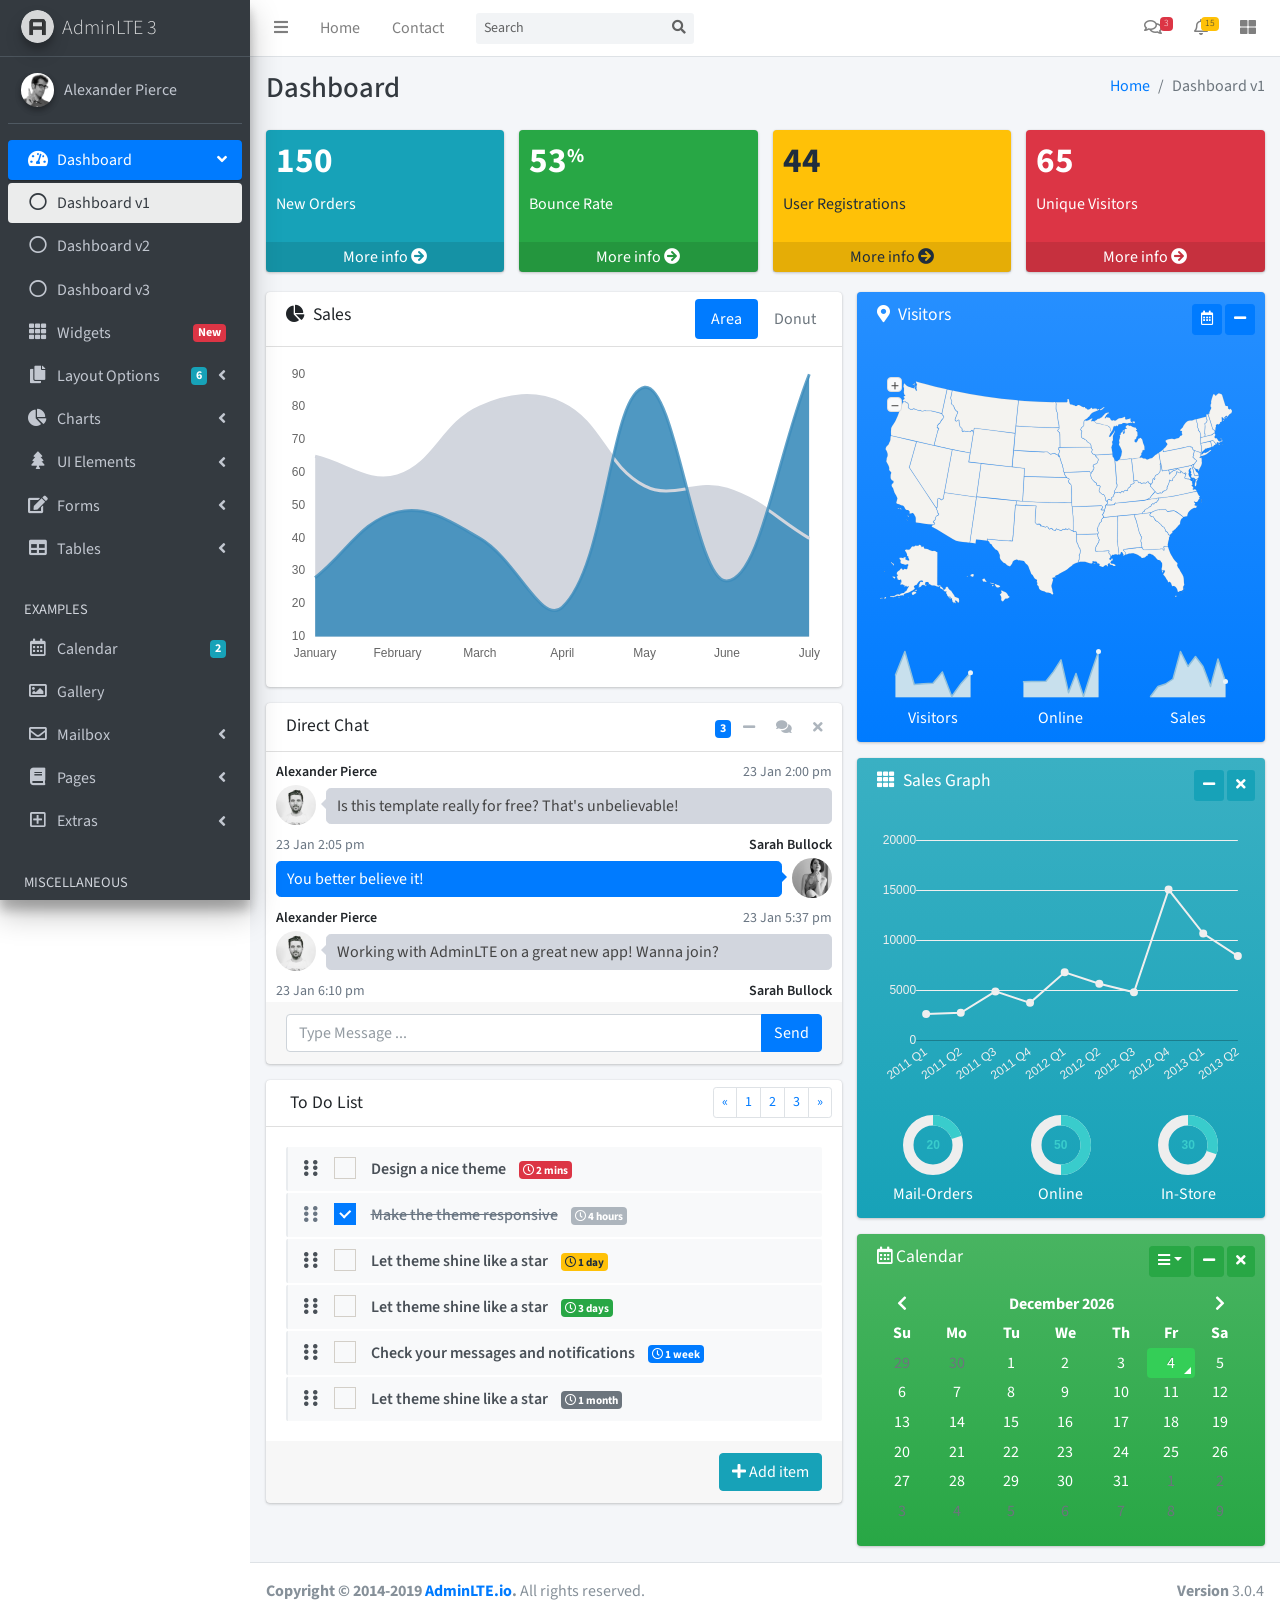
<file: static/admin-lte/index.html>
<!DOCTYPE html>
<html>
<head>
  <meta charset="utf-8">
  <meta http-equiv="X-UA-Compatible" content="IE=edge">
  <title>AdminLTE 3 | Dashboard</title>
  <!-- Tell the browser to be responsive to screen width -->
  <meta name="viewport" content="width=device-width, initial-scale=1">
  <!-- Font Awesome -->
  <link rel="stylesheet" href="plugins/fontawesome-free/css/all.min.css">
  <!-- Ionicons -->
  <link rel="stylesheet" href="https://code.ionicframework.com/ionicons/2.0.1/css/ionicons.min.css">
  <!-- Tempusdominus Bbootstrap 4 -->
  <link rel="stylesheet" href="plugins/tempusdominus-bootstrap-4/css/tempusdominus-bootstrap-4.min.css">
  <!-- iCheck -->
  <link rel="stylesheet" href="plugins/icheck-bootstrap/icheck-bootstrap.min.css">
  <!-- JQVMap -->
  <link rel="stylesheet" href="plugins/jqvmap/jqvmap.min.css">
  <!-- Theme style -->
  <link rel="stylesheet" href="dist/css/adminlte.min.css">
  <!-- overlayScrollbars -->
  <link rel="stylesheet" href="plugins/overlayScrollbars/css/OverlayScrollbars.min.css">
  <!-- Daterange picker -->
  <link rel="stylesheet" href="plugins/daterangepicker/daterangepicker.css">
  <!-- summernote -->
  <link rel="stylesheet" href="plugins/summernote/summernote-bs4.css">
  <!-- Google Font: Source Sans Pro -->
  <link href="https://fonts.googleapis.com/css?family=Source+Sans+Pro:300,400,400i,700" rel="stylesheet">
</head>
<body class="hold-transition sidebar-mini layout-fixed">
<div class="wrapper">

  <!-- Navbar -->
  <nav class="main-header navbar navbar-expand navbar-white navbar-light">
    <!-- Left navbar links -->
    <ul class="navbar-nav">
      <li class="nav-item">
        <a class="nav-link" data-widget="pushmenu" href="#" role="button"><i class="fas fa-bars"></i></a>
      </li>
      <li class="nav-item d-none d-sm-inline-block">
        <a href="index3.html" class="nav-link">Home</a>
      </li>
      <li class="nav-item d-none d-sm-inline-block">
        <a href="#" class="nav-link">Contact</a>
      </li>
    </ul>

    <!-- SEARCH FORM -->
    <form class="form-inline ml-3">
      <div class="input-group input-group-sm">
        <input class="form-control form-control-navbar" type="search" placeholder="Search" aria-label="Search">
        <div class="input-group-append">
          <button class="btn btn-navbar" type="submit">
            <i class="fas fa-search"></i>
          </button>
        </div>
      </div>
    </form>

    <!-- Right navbar links -->
    <ul class="navbar-nav ml-auto">
      <!-- Messages Dropdown Menu -->
      <li class="nav-item dropdown">
        <a class="nav-link" data-toggle="dropdown" href="#">
          <i class="far fa-comments"></i>
          <span class="badge badge-danger navbar-badge">3</span>
        </a>
        <div class="dropdown-menu dropdown-menu-lg dropdown-menu-right">
          <a href="#" class="dropdown-item">
            <!-- Message Start -->
            <div class="media">
              <img src="dist/img/user1-128x128.jpg" alt="User Avatar" class="img-size-50 mr-3 img-circle">
              <div class="media-body">
                <h3 class="dropdown-item-title">
                  Brad Diesel
                  <span class="float-right text-sm text-danger"><i class="fas fa-star"></i></span>
                </h3>
                <p class="text-sm">Call me whenever you can...</p>
                <p class="text-sm text-muted"><i class="far fa-clock mr-1"></i> 4 Hours Ago</p>
              </div>
            </div>
            <!-- Message End -->
          </a>
          <div class="dropdown-divider"></div>
          <a href="#" class="dropdown-item">
            <!-- Message Start -->
            <div class="media">
              <img src="dist/img/user8-128x128.jpg" alt="User Avatar" class="img-size-50 img-circle mr-3">
              <div class="media-body">
                <h3 class="dropdown-item-title">
                  John Pierce
                  <span class="float-right text-sm text-muted"><i class="fas fa-star"></i></span>
                </h3>
                <p class="text-sm">I got your message bro</p>
                <p class="text-sm text-muted"><i class="far fa-clock mr-1"></i> 4 Hours Ago</p>
              </div>
            </div>
            <!-- Message End -->
          </a>
          <div class="dropdown-divider"></div>
          <a href="#" class="dropdown-item">
            <!-- Message Start -->
            <div class="media">
              <img src="dist/img/user3-128x128.jpg" alt="User Avatar" class="img-size-50 img-circle mr-3">
              <div class="media-body">
                <h3 class="dropdown-item-title">
                  Nora Silvester
                  <span class="float-right text-sm text-warning"><i class="fas fa-star"></i></span>
                </h3>
                <p class="text-sm">The subject goes here</p>
                <p class="text-sm text-muted"><i class="far fa-clock mr-1"></i> 4 Hours Ago</p>
              </div>
            </div>
            <!-- Message End -->
          </a>
          <div class="dropdown-divider"></div>
          <a href="#" class="dropdown-item dropdown-footer">See All Messages</a>
        </div>
      </li>
      <!-- Notifications Dropdown Menu -->
      <li class="nav-item dropdown">
        <a class="nav-link" data-toggle="dropdown" href="#">
          <i class="far fa-bell"></i>
          <span class="badge badge-warning navbar-badge">15</span>
        </a>
        <div class="dropdown-menu dropdown-menu-lg dropdown-menu-right">
          <span class="dropdown-item dropdown-header">15 Notifications</span>
          <div class="dropdown-divider"></div>
          <a href="#" class="dropdown-item">
            <i class="fas fa-envelope mr-2"></i> 4 new messages
            <span class="float-right text-muted text-sm">3 mins</span>
          </a>
          <div class="dropdown-divider"></div>
          <a href="#" class="dropdown-item">
            <i class="fas fa-users mr-2"></i> 8 friend requests
            <span class="float-right text-muted text-sm">12 hours</span>
          </a>
          <div class="dropdown-divider"></div>
          <a href="#" class="dropdown-item">
            <i class="fas fa-file mr-2"></i> 3 new reports
            <span class="float-right text-muted text-sm">2 days</span>
          </a>
          <div class="dropdown-divider"></div>
          <a href="#" class="dropdown-item dropdown-footer">See All Notifications</a>
        </div>
      </li>
      <li class="nav-item">
        <a class="nav-link" data-widget="control-sidebar" data-slide="true" href="#" role="button">
          <i class="fas fa-th-large"></i>
        </a>
      </li>
    </ul>
  </nav>
  <!-- /.navbar -->

  <!-- Main Sidebar Container -->
  <aside class="main-sidebar sidebar-dark-primary elevation-4">
    <!-- Brand Logo -->
    <a href="index3.html" class="brand-link">
      <img src="dist/img/AdminLTELogo.png" alt="AdminLTE Logo" class="brand-image img-circle elevation-3"
           style="opacity: .8">
      <span class="brand-text font-weight-light">AdminLTE 3</span>
    </a>

    <!-- Sidebar -->
    <div class="sidebar">
      <!-- Sidebar user panel (optional) -->
      <div class="user-panel mt-3 pb-3 mb-3 d-flex">
        <div class="image">
          <img src="dist/img/user2-160x160.jpg" class="img-circle elevation-2" alt="User Image">
        </div>
        <div class="info">
          <a href="#" class="d-block">Alexander Pierce</a>
        </div>
      </div>

      <!-- Sidebar Menu -->
      <nav class="mt-2">
        <ul class="nav nav-pills nav-sidebar flex-column" data-widget="treeview" role="menu" data-accordion="false">
          <!-- Add icons to the links using the .nav-icon class
               with font-awesome or any other icon font library -->
          <li class="nav-item has-treeview menu-open">
            <a href="#" class="nav-link active">
              <i class="nav-icon fas fa-tachometer-alt"></i>
              <p>
                Dashboard
                <i class="right fas fa-angle-left"></i>
              </p>
            </a>
            <ul class="nav nav-treeview">
              <li class="nav-item">
                <a href="./index.html" class="nav-link active">
                  <i class="far fa-circle nav-icon"></i>
                  <p>Dashboard v1</p>
                </a>
              </li>
              <li class="nav-item">
                <a href="./index2.html" class="nav-link">
                  <i class="far fa-circle nav-icon"></i>
                  <p>Dashboard v2</p>
                </a>
              </li>
              <li class="nav-item">
                <a href="./index3.html" class="nav-link">
                  <i class="far fa-circle nav-icon"></i>
                  <p>Dashboard v3</p>
                </a>
              </li>
            </ul>
          </li>
          <li class="nav-item">
            <a href="pages/widgets.html" class="nav-link">
              <i class="nav-icon fas fa-th"></i>
              <p>
                Widgets
                <span class="right badge badge-danger">New</span>
              </p>
            </a>
          </li>
          <li class="nav-item has-treeview">
            <a href="#" class="nav-link">
              <i class="nav-icon fas fa-copy"></i>
              <p>
                Layout Options
                <i class="fas fa-angle-left right"></i>
                <span class="badge badge-info right">6</span>
              </p>
            </a>
            <ul class="nav nav-treeview">
              <li class="nav-item">
                <a href="pages/layout/top-nav.html" class="nav-link">
                  <i class="far fa-circle nav-icon"></i>
                  <p>Top Navigation</p>
                </a>
              </li>
              <li class="nav-item">
                <a href="pages/layout/top-nav-sidebar.html" class="nav-link">
                  <i class="far fa-circle nav-icon"></i>
                  <p>Top Navigation + Sidebar</p>
                </a>
              </li>
              <li class="nav-item">
                <a href="pages/layout/boxed.html" class="nav-link">
                  <i class="far fa-circle nav-icon"></i>
                  <p>Boxed</p>
                </a>
              </li>
              <li class="nav-item">
                <a href="pages/layout/fixed-sidebar.html" class="nav-link">
                  <i class="far fa-circle nav-icon"></i>
                  <p>Fixed Sidebar</p>
                </a>
              </li>
              <li class="nav-item">
                <a href="pages/layout/fixed-topnav.html" class="nav-link">
                  <i class="far fa-circle nav-icon"></i>
                  <p>Fixed Navbar</p>
                </a>
              </li>
              <li class="nav-item">
                <a href="pages/layout/fixed-footer.html" class="nav-link">
                  <i class="far fa-circle nav-icon"></i>
                  <p>Fixed Footer</p>
                </a>
              </li>
              <li class="nav-item">
                <a href="pages/layout/collapsed-sidebar.html" class="nav-link">
                  <i class="far fa-circle nav-icon"></i>
                  <p>Collapsed Sidebar</p>
                </a>
              </li>
            </ul>
          </li>
          <li class="nav-item has-treeview">
            <a href="#" class="nav-link">
              <i class="nav-icon fas fa-chart-pie"></i>
              <p>
                Charts
                <i class="right fas fa-angle-left"></i>
              </p>
            </a>
            <ul class="nav nav-treeview">
              <li class="nav-item">
                <a href="pages/charts/chartjs.html" class="nav-link">
                  <i class="far fa-circle nav-icon"></i>
                  <p>ChartJS</p>
                </a>
              </li>
              <li class="nav-item">
                <a href="pages/charts/flot.html" class="nav-link">
                  <i class="far fa-circle nav-icon"></i>
                  <p>Flot</p>
                </a>
              </li>
              <li class="nav-item">
                <a href="pages/charts/inline.html" class="nav-link">
                  <i class="far fa-circle nav-icon"></i>
                  <p>Inline</p>
                </a>
              </li>
            </ul>
          </li>
          <li class="nav-item has-treeview">
            <a href="#" class="nav-link">
              <i class="nav-icon fas fa-tree"></i>
              <p>
                UI Elements
                <i class="fas fa-angle-left right"></i>
              </p>
            </a>
            <ul class="nav nav-treeview">
              <li class="nav-item">
                <a href="pages/UI/general.html" class="nav-link">
                  <i class="far fa-circle nav-icon"></i>
                  <p>General</p>
                </a>
              </li>
              <li class="nav-item">
                <a href="pages/UI/icons.html" class="nav-link">
                  <i class="far fa-circle nav-icon"></i>
                  <p>Icons</p>
                </a>
              </li>
              <li class="nav-item">
                <a href="pages/UI/buttons.html" class="nav-link">
                  <i class="far fa-circle nav-icon"></i>
                  <p>Buttons</p>
                </a>
              </li>
              <li class="nav-item">
                <a href="pages/UI/sliders.html" class="nav-link">
                  <i class="far fa-circle nav-icon"></i>
                  <p>Sliders</p>
                </a>
              </li>
              <li class="nav-item">
                <a href="pages/UI/modals.html" class="nav-link">
                  <i class="far fa-circle nav-icon"></i>
                  <p>Modals & Alerts</p>
                </a>
              </li>
              <li class="nav-item">
                <a href="pages/UI/navbar.html" class="nav-link">
                  <i class="far fa-circle nav-icon"></i>
                  <p>Navbar & Tabs</p>
                </a>
              </li>
              <li class="nav-item">
                <a href="pages/UI/timeline.html" class="nav-link">
                  <i class="far fa-circle nav-icon"></i>
                  <p>Timeline</p>
                </a>
              </li>
              <li class="nav-item">
                <a href="pages/UI/ribbons.html" class="nav-link">
                  <i class="far fa-circle nav-icon"></i>
                  <p>Ribbons</p>
                </a>
              </li>
            </ul>
          </li>
          <li class="nav-item has-treeview">
            <a href="#" class="nav-link">
              <i class="nav-icon fas fa-edit"></i>
              <p>
                Forms
                <i class="fas fa-angle-left right"></i>
              </p>
            </a>
            <ul class="nav nav-treeview">
              <li class="nav-item">
                <a href="pages/forms/general.html" class="nav-link">
                  <i class="far fa-circle nav-icon"></i>
                  <p>General Elements</p>
                </a>
              </li>
              <li class="nav-item">
                <a href="pages/forms/advanced.html" class="nav-link">
                  <i class="far fa-circle nav-icon"></i>
                  <p>Advanced Elements</p>
                </a>
              </li>
              <li class="nav-item">
                <a href="pages/forms/editors.html" class="nav-link">
                  <i class="far fa-circle nav-icon"></i>
                  <p>Editors</p>
                </a>
              </li>
              <li class="nav-item">
                <a href="pages/forms/validation.html" class="nav-link">
                  <i class="far fa-circle nav-icon"></i>
                  <p>Validation</p>
                </a>
              </li>
            </ul>
          </li>
          <li class="nav-item has-treeview">
            <a href="#" class="nav-link">
              <i class="nav-icon fas fa-table"></i>
              <p>
                Tables
                <i class="fas fa-angle-left right"></i>
              </p>
            </a>
            <ul class="nav nav-treeview">
              <li class="nav-item">
                <a href="pages/tables/simple.html" class="nav-link">
                  <i class="far fa-circle nav-icon"></i>
                  <p>Simple Tables</p>
                </a>
              </li>
              <li class="nav-item">
                <a href="pages/tables/data.html" class="nav-link">
                  <i class="far fa-circle nav-icon"></i>
                  <p>DataTables</p>
                </a>
              </li>
              <li class="nav-item">
                <a href="pages/tables/jsgrid.html" class="nav-link">
                  <i class="far fa-circle nav-icon"></i>
                  <p>jsGrid</p>
                </a>
              </li>
            </ul>
          </li>
          <li class="nav-header">EXAMPLES</li>
          <li class="nav-item">
            <a href="pages/calendar.html" class="nav-link">
              <i class="nav-icon far fa-calendar-alt"></i>
              <p>
                Calendar
                <span class="badge badge-info right">2</span>
              </p>
            </a>
          </li>
          <li class="nav-item">
            <a href="pages/gallery.html" class="nav-link">
              <i class="nav-icon far fa-image"></i>
              <p>
                Gallery
              </p>
            </a>
          </li>
          <li class="nav-item has-treeview">
            <a href="#" class="nav-link">
              <i class="nav-icon far fa-envelope"></i>
              <p>
                Mailbox
                <i class="fas fa-angle-left right"></i>
              </p>
            </a>
            <ul class="nav nav-treeview">
              <li class="nav-item">
                <a href="pages/mailbox/mailbox.html" class="nav-link">
                  <i class="far fa-circle nav-icon"></i>
                  <p>Inbox</p>
                </a>
              </li>
              <li class="nav-item">
                <a href="pages/mailbox/compose.html" class="nav-link">
                  <i class="far fa-circle nav-icon"></i>
                  <p>Compose</p>
                </a>
              </li>
              <li class="nav-item">
                <a href="pages/mailbox/read-mail.html" class="nav-link">
                  <i class="far fa-circle nav-icon"></i>
                  <p>Read</p>
                </a>
              </li>
            </ul>
          </li>
          <li class="nav-item has-treeview">
            <a href="#" class="nav-link">
              <i class="nav-icon fas fa-book"></i>
              <p>
                Pages
                <i class="fas fa-angle-left right"></i>
              </p>
            </a>
            <ul class="nav nav-treeview">
              <li class="nav-item">
                <a href="pages/examples/invoice.html" class="nav-link">
                  <i class="far fa-circle nav-icon"></i>
                  <p>Invoice</p>
                </a>
              </li>
              <li class="nav-item">
                <a href="pages/examples/profile.html" class="nav-link">
                  <i class="far fa-circle nav-icon"></i>
                  <p>Profile</p>
                </a>
              </li>
              <li class="nav-item">
                <a href="pages/examples/e-commerce.html" class="nav-link">
                  <i class="far fa-circle nav-icon"></i>
                  <p>E-commerce</p>
                </a>
              </li>
              <li class="nav-item">
                <a href="pages/examples/projects.html" class="nav-link">
                  <i class="far fa-circle nav-icon"></i>
                  <p>Projects</p>
                </a>
              </li>
              <li class="nav-item">
                <a href="pages/examples/project-add.html" class="nav-link">
                  <i class="far fa-circle nav-icon"></i>
                  <p>Project Add</p>
                </a>
              </li>
              <li class="nav-item">
                <a href="pages/examples/project-edit.html" class="nav-link">
                  <i class="far fa-circle nav-icon"></i>
                  <p>Project Edit</p>
                </a>
              </li>
              <li class="nav-item">
                <a href="pages/examples/project-detail.html" class="nav-link">
                  <i class="far fa-circle nav-icon"></i>
                  <p>Project Detail</p>
                </a>
              </li>
              <li class="nav-item">
                <a href="pages/examples/contacts.html" class="nav-link">
                  <i class="far fa-circle nav-icon"></i>
                  <p>Contacts</p>
                </a>
              </li>
            </ul>
          </li>
          <li class="nav-item has-treeview">
            <a href="#" class="nav-link">
              <i class="nav-icon far fa-plus-square"></i>
              <p>
                Extras
                <i class="fas fa-angle-left right"></i>
              </p>
            </a>
            <ul class="nav nav-treeview">
              <li class="nav-item">
                <a href="pages/examples/login.html" class="nav-link">
                  <i class="far fa-circle nav-icon"></i>
                  <p>Login</p>
                </a>
              </li>
              <li class="nav-item">
                <a href="pages/examples/register.html" class="nav-link">
                  <i class="far fa-circle nav-icon"></i>
                  <p>Register</p>
                </a>
              </li>
              <li class="nav-item">
                <a href="pages/examples/forgot-password.html" class="nav-link">
                  <i class="far fa-circle nav-icon"></i>
                  <p>Forgot Password</p>
                </a>
              </li>
              <li class="nav-item">
                <a href="pages/examples/recover-password.html" class="nav-link">
                  <i class="far fa-circle nav-icon"></i>
                  <p>Recover Password</p>
                </a>
              </li>
              <li class="nav-item">
                <a href="pages/examples/lockscreen.html" class="nav-link">
                  <i class="far fa-circle nav-icon"></i>
                  <p>Lockscreen</p>
                </a>
              </li>
              <li class="nav-item">
                <a href="pages/examples/legacy-user-menu.html" class="nav-link">
                  <i class="far fa-circle nav-icon"></i>
                  <p>Legacy User Menu</p>
                </a>
              </li>
              <li class="nav-item">
                <a href="pages/examples/language-menu.html" class="nav-link">
                  <i class="far fa-circle nav-icon"></i>
                  <p>Language Menu</p>
                </a>
              </li>
              <li class="nav-item">
                <a href="pages/examples/404.html" class="nav-link">
                  <i class="far fa-circle nav-icon"></i>
                  <p>Error 404</p>
                </a>
              </li>
              <li class="nav-item">
                <a href="pages/examples/500.html" class="nav-link">
                  <i class="far fa-circle nav-icon"></i>
                  <p>Error 500</p>
                </a>
              </li>
              <li class="nav-item">
                <a href="pages/examples/pace.html" class="nav-link">
                  <i class="far fa-circle nav-icon"></i>
                  <p>Pace</p>
                </a>
              </li>
              <li class="nav-item">
                <a href="pages/examples/blank.html" class="nav-link">
                  <i class="far fa-circle nav-icon"></i>
                  <p>Blank Page</p>
                </a>
              </li>
              <li class="nav-item">
                <a href="starter.html" class="nav-link">
                  <i class="far fa-circle nav-icon"></i>
                  <p>Starter Page</p>
                </a>
              </li>
            </ul>
          </li>
          <li class="nav-header">MISCELLANEOUS</li>
          <li class="nav-item">
            <a href="https://adminlte.io/docs/3.0" class="nav-link">
              <i class="nav-icon fas fa-file"></i>
              <p>Documentation</p>
            </a>
          </li>
          <li class="nav-header">MULTI LEVEL EXAMPLE</li>
          <li class="nav-item">
            <a href="#" class="nav-link">
              <i class="fas fa-circle nav-icon"></i>
              <p>Level 1</p>
            </a>
          </li>
          <li class="nav-item has-treeview">
            <a href="#" class="nav-link">
              <i class="nav-icon fas fa-circle"></i>
              <p>
                Level 1
                <i class="right fas fa-angle-left"></i>
              </p>
            </a>
            <ul class="nav nav-treeview">
              <li class="nav-item">
                <a href="#" class="nav-link">
                  <i class="far fa-circle nav-icon"></i>
                  <p>Level 2</p>
                </a>
              </li>
              <li class="nav-item has-treeview">
                <a href="#" class="nav-link">
                  <i class="far fa-circle nav-icon"></i>
                  <p>
                    Level 2
                    <i class="right fas fa-angle-left"></i>
                  </p>
                </a>
                <ul class="nav nav-treeview">
                  <li class="nav-item">
                    <a href="#" class="nav-link">
                      <i class="far fa-dot-circle nav-icon"></i>
                      <p>Level 3</p>
                    </a>
                  </li>
                  <li class="nav-item">
                    <a href="#" class="nav-link">
                      <i class="far fa-dot-circle nav-icon"></i>
                      <p>Level 3</p>
                    </a>
                  </li>
                  <li class="nav-item">
                    <a href="#" class="nav-link">
                      <i class="far fa-dot-circle nav-icon"></i>
                      <p>Level 3</p>
                    </a>
                  </li>
                </ul>
              </li>
              <li class="nav-item">
                <a href="#" class="nav-link">
                  <i class="far fa-circle nav-icon"></i>
                  <p>Level 2</p>
                </a>
              </li>
            </ul>
          </li>
          <li class="nav-item">
            <a href="#" class="nav-link">
              <i class="fas fa-circle nav-icon"></i>
              <p>Level 1</p>
            </a>
          </li>
          <li class="nav-header">LABELS</li>
          <li class="nav-item">
            <a href="#" class="nav-link">
              <i class="nav-icon far fa-circle text-danger"></i>
              <p class="text">Important</p>
            </a>
          </li>
          <li class="nav-item">
            <a href="#" class="nav-link">
              <i class="nav-icon far fa-circle text-warning"></i>
              <p>Warning</p>
            </a>
          </li>
          <li class="nav-item">
            <a href="#" class="nav-link">
              <i class="nav-icon far fa-circle text-info"></i>
              <p>Informational</p>
            </a>
          </li>
        </ul>
      </nav>
      <!-- /.sidebar-menu -->
    </div>
    <!-- /.sidebar -->
  </aside>

  <!-- Content Wrapper. Contains page content -->
  <div class="content-wrapper">
    <!-- Content Header (Page header) -->
    <div class="content-header">
      <div class="container-fluid">
        <div class="row mb-2">
          <div class="col-sm-6">
            <h1 class="m-0 text-dark">Dashboard</h1>
          </div><!-- /.col -->
          <div class="col-sm-6">
            <ol class="breadcrumb float-sm-right">
              <li class="breadcrumb-item"><a href="#">Home</a></li>
              <li class="breadcrumb-item active">Dashboard v1</li>
            </ol>
          </div><!-- /.col -->
        </div><!-- /.row -->
      </div><!-- /.container-fluid -->
    </div>
    <!-- /.content-header -->

    <!-- Main content -->
    <section class="content">
      <div class="container-fluid">
        <!-- Small boxes (Stat box) -->
        <div class="row">
          <div class="col-lg-3 col-6">
            <!-- small box -->
            <div class="small-box bg-info">
              <div class="inner">
                <h3>150</h3>

                <p>New Orders</p>
              </div>
              <div class="icon">
                <i class="ion ion-bag"></i>
              </div>
              <a href="#" class="small-box-footer">More info <i class="fas fa-arrow-circle-right"></i></a>
            </div>
          </div>
          <!-- ./col -->
          <div class="col-lg-3 col-6">
            <!-- small box -->
            <div class="small-box bg-success">
              <div class="inner">
                <h3>53<sup style="font-size: 20px">%</sup></h3>

                <p>Bounce Rate</p>
              </div>
              <div class="icon">
                <i class="ion ion-stats-bars"></i>
              </div>
              <a href="#" class="small-box-footer">More info <i class="fas fa-arrow-circle-right"></i></a>
            </div>
          </div>
          <!-- ./col -->
          <div class="col-lg-3 col-6">
            <!-- small box -->
            <div class="small-box bg-warning">
              <div class="inner">
                <h3>44</h3>

                <p>User Registrations</p>
              </div>
              <div class="icon">
                <i class="ion ion-person-add"></i>
              </div>
              <a href="#" class="small-box-footer">More info <i class="fas fa-arrow-circle-right"></i></a>
            </div>
          </div>
          <!-- ./col -->
          <div class="col-lg-3 col-6">
            <!-- small box -->
            <div class="small-box bg-danger">
              <div class="inner">
                <h3>65</h3>

                <p>Unique Visitors</p>
              </div>
              <div class="icon">
                <i class="ion ion-pie-graph"></i>
              </div>
              <a href="#" class="small-box-footer">More info <i class="fas fa-arrow-circle-right"></i></a>
            </div>
          </div>
          <!-- ./col -->
        </div>
        <!-- /.row -->
        <!-- Main row -->
        <div class="row">
          <!-- Left col -->
          <section class="col-lg-7 connectedSortable">
            <!-- Custom tabs (Charts with tabs)-->
            <div class="card">
              <div class="card-header">
                <h3 class="card-title">
                  <i class="fas fa-chart-pie mr-1"></i>
                  Sales
                </h3>
                <div class="card-tools">
                  <ul class="nav nav-pills ml-auto">
                    <li class="nav-item">
                      <a class="nav-link active" href="#revenue-chart" data-toggle="tab">Area</a>
                    </li>
                    <li class="nav-item">
                      <a class="nav-link" href="#sales-chart" data-toggle="tab">Donut</a>
                    </li>
                  </ul>
                </div>
              </div><!-- /.card-header -->
              <div class="card-body">
                <div class="tab-content p-0">
                  <!-- Morris chart - Sales -->
                  <div class="chart tab-pane active" id="revenue-chart"
                       style="position: relative; height: 300px;">
                      <canvas id="revenue-chart-canvas" height="300" style="height: 300px;"></canvas>                         
                   </div>
                  <div class="chart tab-pane" id="sales-chart" style="position: relative; height: 300px;">
                    <canvas id="sales-chart-canvas" height="300" style="height: 300px;"></canvas>                         
                  </div>  
                </div>
              </div><!-- /.card-body -->
            </div>
            <!-- /.card -->

            <!-- DIRECT CHAT -->
            <div class="card direct-chat direct-chat-primary">
              <div class="card-header">
                <h3 class="card-title">Direct Chat</h3>

                <div class="card-tools">
                  <span data-toggle="tooltip" title="3 New Messages" class="badge badge-primary">3</span>
                  <button type="button" class="btn btn-tool" data-card-widget="collapse">
                    <i class="fas fa-minus"></i>
                  </button>
                  <button type="button" class="btn btn-tool" data-toggle="tooltip" title="Contacts"
                          data-widget="chat-pane-toggle">
                    <i class="fas fa-comments"></i>
                  </button>
                  <button type="button" class="btn btn-tool" data-card-widget="remove"><i class="fas fa-times"></i>
                  </button>
                </div>
              </div>
              <!-- /.card-header -->
              <div class="card-body">
                <!-- Conversations are loaded here -->
                <div class="direct-chat-messages">
                  <!-- Message. Default to the left -->
                  <div class="direct-chat-msg">
                    <div class="direct-chat-infos clearfix">
                      <span class="direct-chat-name float-left">Alexander Pierce</span>
                      <span class="direct-chat-timestamp float-right">23 Jan 2:00 pm</span>
                    </div>
                    <!-- /.direct-chat-infos -->
                    <img class="direct-chat-img" src="dist/img/user1-128x128.jpg" alt="message user image">
                    <!-- /.direct-chat-img -->
                    <div class="direct-chat-text">
                      Is this template really for free? That's unbelievable!
                    </div>
                    <!-- /.direct-chat-text -->
                  </div>
                  <!-- /.direct-chat-msg -->

                  <!-- Message to the right -->
                  <div class="direct-chat-msg right">
                    <div class="direct-chat-infos clearfix">
                      <span class="direct-chat-name float-right">Sarah Bullock</span>
                      <span class="direct-chat-timestamp float-left">23 Jan 2:05 pm</span>
                    </div>
                    <!-- /.direct-chat-infos -->
                    <img class="direct-chat-img" src="dist/img/user3-128x128.jpg" alt="message user image">
                    <!-- /.direct-chat-img -->
                    <div class="direct-chat-text">
                      You better believe it!
                    </div>
                    <!-- /.direct-chat-text -->
                  </div>
                  <!-- /.direct-chat-msg -->

                  <!-- Message. Default to the left -->
                  <div class="direct-chat-msg">
                    <div class="direct-chat-infos clearfix">
                      <span class="direct-chat-name float-left">Alexander Pierce</span>
                      <span class="direct-chat-timestamp float-right">23 Jan 5:37 pm</span>
                    </div>
                    <!-- /.direct-chat-infos -->
                    <img class="direct-chat-img" src="dist/img/user1-128x128.jpg" alt="message user image">
                    <!-- /.direct-chat-img -->
                    <div class="direct-chat-text">
                      Working with AdminLTE on a great new app! Wanna join?
                    </div>
                    <!-- /.direct-chat-text -->
                  </div>
                  <!-- /.direct-chat-msg -->

                  <!-- Message to the right -->
                  <div class="direct-chat-msg right">
                    <div class="direct-chat-infos clearfix">
                      <span class="direct-chat-name float-right">Sarah Bullock</span>
                      <span class="direct-chat-timestamp float-left">23 Jan 6:10 pm</span>
                    </div>
                    <!-- /.direct-chat-infos -->
                    <img class="direct-chat-img" src="dist/img/user3-128x128.jpg" alt="message user image">
                    <!-- /.direct-chat-img -->
                    <div class="direct-chat-text">
                      I would love to.
                    </div>
                    <!-- /.direct-chat-text -->
                  </div>
                  <!-- /.direct-chat-msg -->

                </div>
                <!--/.direct-chat-messages-->

                <!-- Contacts are loaded here -->
                <div class="direct-chat-contacts">
                  <ul class="contacts-list">
                    <li>
                      <a href="#">
                        <img class="contacts-list-img" src="dist/img/user1-128x128.jpg">

                        <div class="contacts-list-info">
                          <span class="contacts-list-name">
                            Count Dracula
                            <small class="contacts-list-date float-right">2/28/2015</small>
                          </span>
                          <span class="contacts-list-msg">How have you been? I was...</span>
                        </div>
                        <!-- /.contacts-list-info -->
                      </a>
                    </li>
                    <!-- End Contact Item -->
                    <li>
                      <a href="#">
                        <img class="contacts-list-img" src="dist/img/user7-128x128.jpg">

                        <div class="contacts-list-info">
                          <span class="contacts-list-name">
                            Sarah Doe
                            <small class="contacts-list-date float-right">2/23/2015</small>
                          </span>
                          <span class="contacts-list-msg">I will be waiting for...</span>
                        </div>
                        <!-- /.contacts-list-info -->
                      </a>
                    </li>
                    <!-- End Contact Item -->
                    <li>
                      <a href="#">
                        <img class="contacts-list-img" src="dist/img/user3-128x128.jpg">

                        <div class="contacts-list-info">
                          <span class="contacts-list-name">
                            Nadia Jolie
                            <small class="contacts-list-date float-right">2/20/2015</small>
                          </span>
                          <span class="contacts-list-msg">I'll call you back at...</span>
                        </div>
                        <!-- /.contacts-list-info -->
                      </a>
                    </li>
                    <!-- End Contact Item -->
                    <li>
                      <a href="#">
                        <img class="contacts-list-img" src="dist/img/user5-128x128.jpg">

                        <div class="contacts-list-info">
                          <span class="contacts-list-name">
                            Nora S. Vans
                            <small class="contacts-list-date float-right">2/10/2015</small>
                          </span>
                          <span class="contacts-list-msg">Where is your new...</span>
                        </div>
                        <!-- /.contacts-list-info -->
                      </a>
                    </li>
                    <!-- End Contact Item -->
                    <li>
                      <a href="#">
                        <img class="contacts-list-img" src="dist/img/user6-128x128.jpg">

                        <div class="contacts-list-info">
                          <span class="contacts-list-name">
                            John K.
                            <small class="contacts-list-date float-right">1/27/2015</small>
                          </span>
                          <span class="contacts-list-msg">Can I take a look at...</span>
                        </div>
                        <!-- /.contacts-list-info -->
                      </a>
                    </li>
                    <!-- End Contact Item -->
                    <li>
                      <a href="#">
                        <img class="contacts-list-img" src="dist/img/user8-128x128.jpg">

                        <div class="contacts-list-info">
                          <span class="contacts-list-name">
                            Kenneth M.
                            <small class="contacts-list-date float-right">1/4/2015</small>
                          </span>
                          <span class="contacts-list-msg">Never mind I found...</span>
                        </div>
                        <!-- /.contacts-list-info -->
                      </a>
                    </li>
                    <!-- End Contact Item -->
                  </ul>
                  <!-- /.contacts-list -->
                </div>
                <!-- /.direct-chat-pane -->
              </div>
              <!-- /.card-body -->
              <div class="card-footer">
                <form action="#" method="post">
                  <div class="input-group">
                    <input type="text" name="message" placeholder="Type Message ..." class="form-control">
                    <span class="input-group-append">
                      <button type="button" class="btn btn-primary">Send</button>
                    </span>
                  </div>
                </form>
              </div>
              <!-- /.card-footer-->
            </div>
            <!--/.direct-chat -->

            <!-- TO DO List -->
            <div class="card">
              <div class="card-header">
                <h3 class="card-title">
                  <i class="ion ion-clipboard mr-1"></i>
                  To Do List
                </h3>

                <div class="card-tools">
                  <ul class="pagination pagination-sm">
                    <li class="page-item"><a href="#" class="page-link">&laquo;</a></li>
                    <li class="page-item"><a href="#" class="page-link">1</a></li>
                    <li class="page-item"><a href="#" class="page-link">2</a></li>
                    <li class="page-item"><a href="#" class="page-link">3</a></li>
                    <li class="page-item"><a href="#" class="page-link">&raquo;</a></li>
                  </ul>
                </div>
              </div>
              <!-- /.card-header -->
              <div class="card-body">
                <ul class="todo-list" data-widget="todo-list">
                  <li>
                    <!-- drag handle -->
                    <span class="handle">
                      <i class="fas fa-ellipsis-v"></i>
                      <i class="fas fa-ellipsis-v"></i>
                    </span>
                    <!-- checkbox -->
                    <div  class="icheck-primary d-inline ml-2">
                      <input type="checkbox" value="" name="todo1" id="todoCheck1">
                      <label for="todoCheck1"></label>
                    </div>
                    <!-- todo text -->
                    <span class="text">Design a nice theme</span>
                    <!-- Emphasis label -->
                    <small class="badge badge-danger"><i class="far fa-clock"></i> 2 mins</small>
                    <!-- General tools such as edit or delete-->
                    <div class="tools">
                      <i class="fas fa-edit"></i>
                      <i class="fas fa-trash-o"></i>
                    </div>
                  </li>
                  <li>
                    <span class="handle">
                      <i class="fas fa-ellipsis-v"></i>
                      <i class="fas fa-ellipsis-v"></i>
                    </span>
                    <div  class="icheck-primary d-inline ml-2">
                      <input type="checkbox" value="" name="todo2" id="todoCheck2" checked>
                      <label for="todoCheck2"></label>
                    </div>
                    <span class="text">Make the theme responsive</span>
                    <small class="badge badge-info"><i class="far fa-clock"></i> 4 hours</small>
                    <div class="tools">
                      <i class="fas fa-edit"></i>
                      <i class="fas fa-trash-o"></i>
                    </div>
                  </li>
                  <li>
                    <span class="handle">
                      <i class="fas fa-ellipsis-v"></i>
                      <i class="fas fa-ellipsis-v"></i>
                    </span>
                    <div  class="icheck-primary d-inline ml-2">
                      <input type="checkbox" value="" name="todo3" id="todoCheck3">
                      <label for="todoCheck3"></label>
                    </div>
                    <span class="text">Let theme shine like a star</span>
                    <small class="badge badge-warning"><i class="far fa-clock"></i> 1 day</small>
                    <div class="tools">
                      <i class="fas fa-edit"></i>
                      <i class="fas fa-trash-o"></i>
                    </div>
                  </li>
                  <li>
                    <span class="handle">
                      <i class="fas fa-ellipsis-v"></i>
                      <i class="fas fa-ellipsis-v"></i>
                    </span>
                    <div  class="icheck-primary d-inline ml-2">
                      <input type="checkbox" value="" name="todo4" id="todoCheck4">
                      <label for="todoCheck4"></label>
                    </div>
                    <span class="text">Let theme shine like a star</span>
                    <small class="badge badge-success"><i class="far fa-clock"></i> 3 days</small>
                    <div class="tools">
                      <i class="fas fa-edit"></i>
                      <i class="fas fa-trash-o"></i>
                    </div>
                  </li>
                  <li>
                    <span class="handle">
                      <i class="fas fa-ellipsis-v"></i>
                      <i class="fas fa-ellipsis-v"></i>
                    </span>
                    <div  class="icheck-primary d-inline ml-2">
                      <input type="checkbox" value="" name="todo5" id="todoCheck5">
                      <label for="todoCheck5"></label>
                    </div>
                    <span class="text">Check your messages and notifications</span>
                    <small class="badge badge-primary"><i class="far fa-clock"></i> 1 week</small>
                    <div class="tools">
                      <i class="fas fa-edit"></i>
                      <i class="fas fa-trash-o"></i>
                    </div>
                  </li>
                  <li>
                    <span class="handle">
                      <i class="fas fa-ellipsis-v"></i>
                      <i class="fas fa-ellipsis-v"></i>
                    </span>
                    <div  class="icheck-primary d-inline ml-2">
                      <input type="checkbox" value="" name="todo6" id="todoCheck6">
                      <label for="todoCheck6"></label>
                    </div>
                    <span class="text">Let theme shine like a star</span>
                    <small class="badge badge-secondary"><i class="far fa-clock"></i> 1 month</small>
                    <div class="tools">
                      <i class="fas fa-edit"></i>
                      <i class="fas fa-trash-o"></i>
                    </div>
                  </li>
                </ul>
              </div>
              <!-- /.card-body -->
              <div class="card-footer clearfix">
                <button type="button" class="btn btn-info float-right"><i class="fas fa-plus"></i> Add item</button>
              </div>
            </div>
            <!-- /.card -->
          </section>
          <!-- /.Left col -->
          <!-- right col (We are only adding the ID to make the widgets sortable)-->
          <section class="col-lg-5 connectedSortable">

            <!-- Map card -->
            <div class="card bg-gradient-primary">
              <div class="card-header border-0">
                <h3 class="card-title">
                  <i class="fas fa-map-marker-alt mr-1"></i>
                  Visitors
                </h3>
                <!-- card tools -->
                <div class="card-tools">
                  <button type="button"
                          class="btn btn-primary btn-sm daterange"
                          data-toggle="tooltip"
                          title="Date range">
                    <i class="far fa-calendar-alt"></i>
                  </button>
                  <button type="button"
                          class="btn btn-primary btn-sm"
                          data-card-widget="collapse"
                          data-toggle="tooltip"
                          title="Collapse">
                    <i class="fas fa-minus"></i>
                  </button>
                </div>
                <!-- /.card-tools -->
              </div>
              <div class="card-body">
                <div id="world-map" style="height: 250px; width: 100%;"></div>
              </div>
              <!-- /.card-body-->
              <div class="card-footer bg-transparent">
                <div class="row">
                  <div class="col-4 text-center">
                    <div id="sparkline-1"></div>
                    <div class="text-white">Visitors</div>
                  </div>
                  <!-- ./col -->
                  <div class="col-4 text-center">
                    <div id="sparkline-2"></div>
                    <div class="text-white">Online</div>
                  </div>
                  <!-- ./col -->
                  <div class="col-4 text-center">
                    <div id="sparkline-3"></div>
                    <div class="text-white">Sales</div>
                  </div>
                  <!-- ./col -->
                </div>
                <!-- /.row -->
              </div>
            </div>
            <!-- /.card -->

            <!-- solid sales graph -->
            <div class="card bg-gradient-info">
              <div class="card-header border-0">
                <h3 class="card-title">
                  <i class="fas fa-th mr-1"></i>
                  Sales Graph
                </h3>

                <div class="card-tools">
                  <button type="button" class="btn bg-info btn-sm" data-card-widget="collapse">
                    <i class="fas fa-minus"></i>
                  </button>
                  <button type="button" class="btn bg-info btn-sm" data-card-widget="remove">
                    <i class="fas fa-times"></i>
                  </button>
                </div>
              </div>
              <div class="card-body">
                <canvas class="chart" id="line-chart" style="min-height: 250px; height: 250px; max-height: 250px; max-width: 100%;"></canvas>
              </div>
              <!-- /.card-body -->
              <div class="card-footer bg-transparent">
                <div class="row">
                  <div class="col-4 text-center">
                    <input type="text" class="knob" data-readonly="true" value="20" data-width="60" data-height="60"
                           data-fgColor="#39CCCC">

                    <div class="text-white">Mail-Orders</div>
                  </div>
                  <!-- ./col -->
                  <div class="col-4 text-center">
                    <input type="text" class="knob" data-readonly="true" value="50" data-width="60" data-height="60"
                           data-fgColor="#39CCCC">

                    <div class="text-white">Online</div>
                  </div>
                  <!-- ./col -->
                  <div class="col-4 text-center">
                    <input type="text" class="knob" data-readonly="true" value="30" data-width="60" data-height="60"
                           data-fgColor="#39CCCC">

                    <div class="text-white">In-Store</div>
                  </div>
                  <!-- ./col -->
                </div>
                <!-- /.row -->
              </div>
              <!-- /.card-footer -->
            </div>
            <!-- /.card -->

            <!-- Calendar -->
            <div class="card bg-gradient-success">
              <div class="card-header border-0">

                <h3 class="card-title">
                  <i class="far fa-calendar-alt"></i>
                  Calendar
                </h3>
                <!-- tools card -->
                <div class="card-tools">
                  <!-- button with a dropdown -->
                  <div class="btn-group">
                    <button type="button" class="btn btn-success btn-sm dropdown-toggle" data-toggle="dropdown">
                      <i class="fas fa-bars"></i></button>
                    <div class="dropdown-menu float-right" role="menu">
                      <a href="#" class="dropdown-item">Add new event</a>
                      <a href="#" class="dropdown-item">Clear events</a>
                      <div class="dropdown-divider"></div>
                      <a href="#" class="dropdown-item">View calendar</a>
                    </div>
                  </div>
                  <button type="button" class="btn btn-success btn-sm" data-card-widget="collapse">
                    <i class="fas fa-minus"></i>
                  </button>
                  <button type="button" class="btn btn-success btn-sm" data-card-widget="remove">
                    <i class="fas fa-times"></i>
                  </button>
                </div>
                <!-- /. tools -->
              </div>
              <!-- /.card-header -->
              <div class="card-body pt-0">
                <!--The calendar -->
                <div id="calendar" style="width: 100%"></div>
              </div>
              <!-- /.card-body -->
            </div>
            <!-- /.card -->
          </section>
          <!-- right col -->
        </div>
        <!-- /.row (main row) -->
      </div><!-- /.container-fluid -->
    </section>
    <!-- /.content -->
  </div>
  <!-- /.content-wrapper -->
  <footer class="main-footer">
    <strong>Copyright &copy; 2014-2019 <a href="http://adminlte.io">AdminLTE.io</a>.</strong>
    All rights reserved.
    <div class="float-right d-none d-sm-inline-block">
      <b>Version</b> 3.0.4
    </div>
  </footer>

  <!-- Control Sidebar -->
  <aside class="control-sidebar control-sidebar-dark">
    <!-- Control sidebar content goes here -->
  </aside>
  <!-- /.control-sidebar -->
</div>
<!-- ./wrapper -->

<!-- jQuery -->
<script src="plugins/jquery/jquery.min.js"></script>
<!-- jQuery UI 1.11.4 -->
<script src="plugins/jquery-ui/jquery-ui.min.js"></script>
<!-- Resolve conflict in jQuery UI tooltip with Bootstrap tooltip -->
<script>
  $.widget.bridge('uibutton', $.ui.button)
</script>
<!-- Bootstrap 4 -->
<script src="plugins/bootstrap/js/bootstrap.bundle.min.js"></script>
<!-- ChartJS -->
<script src="plugins/chart.js/Chart.min.js"></script>
<!-- Sparkline -->
<script src="plugins/sparklines/sparkline.js"></script>
<!-- JQVMap -->
<script src="plugins/jqvmap/jquery.vmap.min.js"></script>
<script src="plugins/jqvmap/maps/jquery.vmap.usa.js"></script>
<!-- jQuery Knob Chart -->
<script src="plugins/jquery-knob/jquery.knob.min.js"></script>
<!-- daterangepicker -->
<script src="plugins/moment/moment.min.js"></script>
<script src="plugins/daterangepicker/daterangepicker.js"></script>
<!-- Tempusdominus Bootstrap 4 -->
<script src="plugins/tempusdominus-bootstrap-4/js/tempusdominus-bootstrap-4.min.js"></script>
<!-- Summernote -->
<script src="plugins/summernote/summernote-bs4.min.js"></script>
<!-- overlayScrollbars -->
<script src="plugins/overlayScrollbars/js/jquery.overlayScrollbars.min.js"></script>
<!-- AdminLTE App -->
<script src="dist/js/adminlte.js"></script>
<!-- AdminLTE dashboard demo (This is only for demo purposes) -->
<script src="dist/js/pages/dashboard.js"></script>
<!-- AdminLTE for demo purposes -->
<script src="dist/js/demo.js"></script>
</body>
</html>
</file>
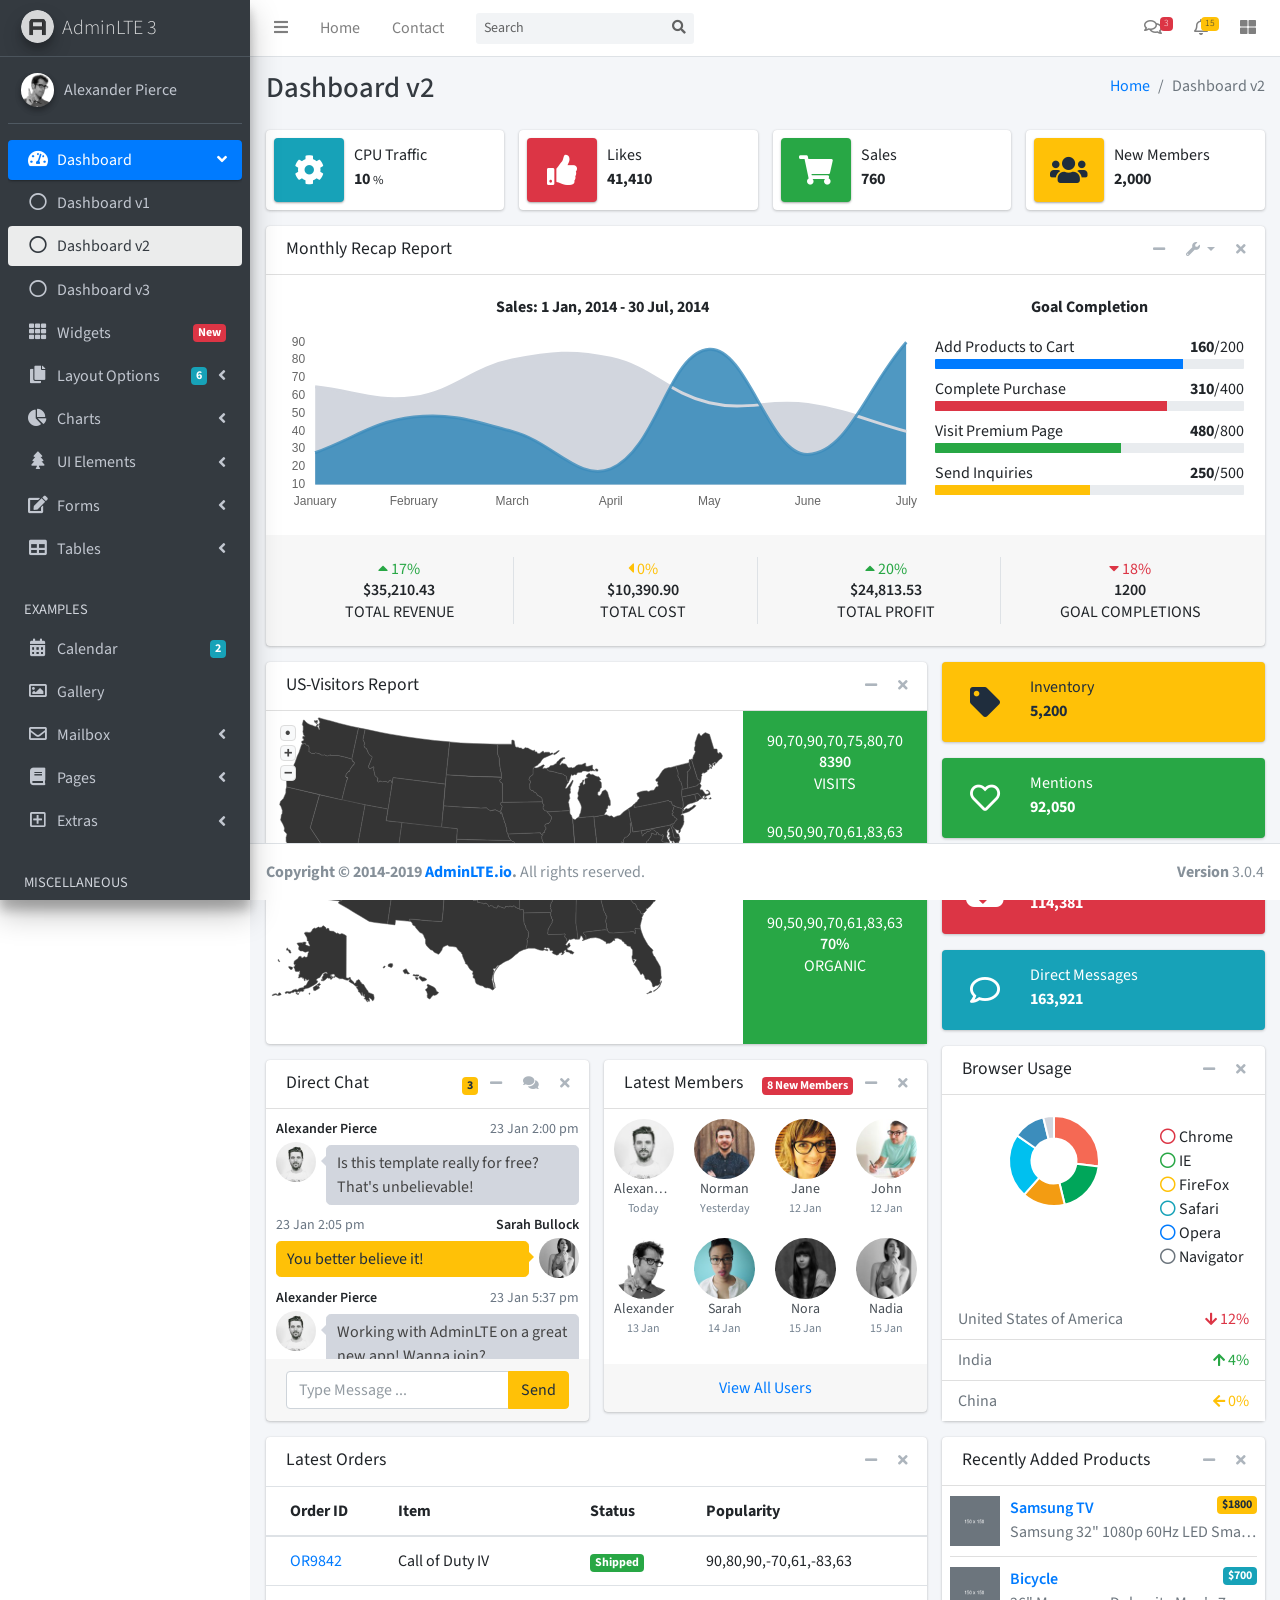
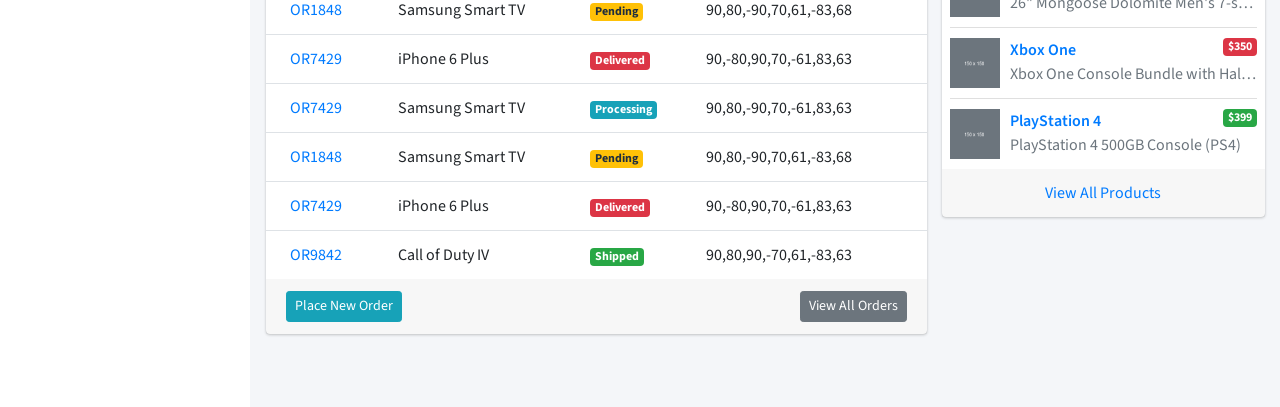
<file: static/admin-lte/index2.html>
<!DOCTYPE html>
<html lang="en">
<head>
  <meta charset="utf-8">
  <meta name="viewport" content="width=device-width, initial-scale=1">
  <meta http-equiv="x-ua-compatible" content="ie=edge">

  <title>AdminLTE 3 | Dashboard 2</title>

  <!-- Font Awesome Icons -->
  <link rel="stylesheet" href="plugins/fontawesome-free/css/all.min.css">
  <!-- overlayScrollbars -->
  <link rel="stylesheet" href="plugins/overlayScrollbars/css/OverlayScrollbars.min.css">
  <!-- Theme style -->
  <link rel="stylesheet" href="dist/css/adminlte.min.css">
  <!-- Google Font: Source Sans Pro -->
  <link href="https://fonts.googleapis.com/css?family=Source+Sans+Pro:300,400,400i,700" rel="stylesheet">
</head>
<body class="hold-transition sidebar-mini layout-fixed layout-navbar-fixed layout-footer-fixed">
<div class="wrapper">
  <!-- Navbar -->
  <nav class="main-header navbar navbar-expand navbar-white navbar-light">
    <!-- Left navbar links -->
    <ul class="navbar-nav">
      <li class="nav-item">
        <a class="nav-link" data-widget="pushmenu" href="#" role="button"><i class="fas fa-bars"></i></a>
      </li>
      <li class="nav-item d-none d-sm-inline-block">
        <a href="index3.html" class="nav-link">Home</a>
      </li>
      <li class="nav-item d-none d-sm-inline-block">
        <a href="#" class="nav-link">Contact</a>
      </li>
    </ul>

    <!-- SEARCH FORM -->
    <form class="form-inline ml-3">
      <div class="input-group input-group-sm">
        <input class="form-control form-control-navbar" type="search" placeholder="Search" aria-label="Search">
        <div class="input-group-append">
          <button class="btn btn-navbar" type="submit">
            <i class="fas fa-search"></i>
          </button>
        </div>
      </div>
    </form>

    <!-- Right navbar links -->
    <ul class="navbar-nav ml-auto">
      <!-- Messages Dropdown Menu -->
      <li class="nav-item dropdown">
        <a class="nav-link" data-toggle="dropdown" href="#">
          <i class="far fa-comments"></i>
          <span class="badge badge-danger navbar-badge">3</span>
        </a>
        <div class="dropdown-menu dropdown-menu-lg dropdown-menu-right">
          <a href="#" class="dropdown-item">
            <!-- Message Start -->
            <div class="media">
              <img src="dist/img/user1-128x128.jpg" alt="User Avatar" class="img-size-50 mr-3 img-circle">
              <div class="media-body">
                <h3 class="dropdown-item-title">
                  Brad Diesel
                  <span class="float-right text-sm text-danger"><i class="fas fa-star"></i></span>
                </h3>
                <p class="text-sm">Call me whenever you can...</p>
                <p class="text-sm text-muted"><i class="far fa-clock mr-1"></i> 4 Hours Ago</p>
              </div>
            </div>
            <!-- Message End -->
          </a>
          <div class="dropdown-divider"></div>
          <a href="#" class="dropdown-item">
            <!-- Message Start -->
            <div class="media">
              <img src="dist/img/user8-128x128.jpg" alt="User Avatar" class="img-size-50 img-circle mr-3">
              <div class="media-body">
                <h3 class="dropdown-item-title">
                  John Pierce
                  <span class="float-right text-sm text-muted"><i class="fas fa-star"></i></span>
                </h3>
                <p class="text-sm">I got your message bro</p>
                <p class="text-sm text-muted"><i class="far fa-clock mr-1"></i> 4 Hours Ago</p>
              </div>
            </div>
            <!-- Message End -->
          </a>
          <div class="dropdown-divider"></div>
          <a href="#" class="dropdown-item">
            <!-- Message Start -->
            <div class="media">
              <img src="dist/img/user3-128x128.jpg" alt="User Avatar" class="img-size-50 img-circle mr-3">
              <div class="media-body">
                <h3 class="dropdown-item-title">
                  Nora Silvester
                  <span class="float-right text-sm text-warning"><i class="fas fa-star"></i></span>
                </h3>
                <p class="text-sm">The subject goes here</p>
                <p class="text-sm text-muted"><i class="far fa-clock mr-1"></i> 4 Hours Ago</p>
              </div>
            </div>
            <!-- Message End -->
          </a>
          <div class="dropdown-divider"></div>
          <a href="#" class="dropdown-item dropdown-footer">See All Messages</a>
        </div>
      </li>
      <!-- Notifications Dropdown Menu -->
      <li class="nav-item dropdown">
        <a class="nav-link" data-toggle="dropdown" href="#">
          <i class="far fa-bell"></i>
          <span class="badge badge-warning navbar-badge">15</span>
        </a>
        <div class="dropdown-menu dropdown-menu-lg dropdown-menu-right">
          <span class="dropdown-item dropdown-header">15 Notifications</span>
          <div class="dropdown-divider"></div>
          <a href="#" class="dropdown-item">
            <i class="fas fa-envelope mr-2"></i> 4 new messages
            <span class="float-right text-muted text-sm">3 mins</span>
          </a>
          <div class="dropdown-divider"></div>
          <a href="#" class="dropdown-item">
            <i class="fas fa-users mr-2"></i> 8 friend requests
            <span class="float-right text-muted text-sm">12 hours</span>
          </a>
          <div class="dropdown-divider"></div>
          <a href="#" class="dropdown-item">
            <i class="fas fa-file mr-2"></i> 3 new reports
            <span class="float-right text-muted text-sm">2 days</span>
          </a>
          <div class="dropdown-divider"></div>
          <a href="#" class="dropdown-item dropdown-footer">See All Notifications</a>
        </div>
      </li>
      <li class="nav-item">
        <a class="nav-link" data-widget="control-sidebar" data-slide="true" href="#" role="button"><i
            class="fas fa-th-large"></i></a>
      </li>
    </ul>
  </nav>
  <!-- /.navbar -->

  <!-- Main Sidebar Container -->
  <aside class="main-sidebar sidebar-dark-primary elevation-4">
    <!-- Brand Logo -->
    <a href="index3.html" class="brand-link">
      <img src="dist/img/AdminLTELogo.png" alt="AdminLTE Logo" class="brand-image img-circle elevation-3"
           style="opacity: .8">
      <span class="brand-text font-weight-light">AdminLTE 3</span>
    </a>

    <!-- Sidebar -->
    <div class="sidebar">
      <!-- Sidebar user panel (optional) -->
      <div class="user-panel mt-3 pb-3 mb-3 d-flex">
        <div class="image">
          <img src="dist/img/user2-160x160.jpg" class="img-circle elevation-2" alt="User Image">
        </div>
        <div class="info">
          <a href="#" class="d-block">Alexander Pierce</a>
        </div>
      </div>

      <!-- Sidebar Menu -->
      <nav class="mt-2">
        <ul class="nav nav-pills nav-sidebar flex-column" data-widget="treeview" role="menu" data-accordion="false">
          <!-- Add icons to the links using the .nav-icon class
               with font-awesome or any other icon font library -->
          <li class="nav-item has-treeview menu-open">
            <a href="#" class="nav-link active">
              <i class="nav-icon fas fa-tachometer-alt"></i>
              <p>
                Dashboard
                <i class="right fas fa-angle-left"></i>
              </p>
            </a>
            <ul class="nav nav-treeview">
              <li class="nav-item">
                <a href="./index.html" class="nav-link">
                  <i class="far fa-circle nav-icon"></i>
                  <p>Dashboard v1</p>
                </a>
              </li>
              <li class="nav-item">
                <a href="./index2.html" class="nav-link active">
                  <i class="far fa-circle nav-icon"></i>
                  <p>Dashboard v2</p>
                </a>
              </li>
              <li class="nav-item">
                <a href="./index3.html" class="nav-link">
                  <i class="far fa-circle nav-icon"></i>
                  <p>Dashboard v3</p>
                </a>
              </li>
            </ul>
          </li>
          <li class="nav-item">
            <a href="pages/widgets.html" class="nav-link">
              <i class="nav-icon fas fa-th"></i>
              <p>
                Widgets
                <span class="right badge badge-danger">New</span>
              </p>
            </a>
          </li>
          <li class="nav-item has-treeview">
            <a href="#" class="nav-link">
              <i class="nav-icon fas fa-copy"></i>
              <p>
                Layout Options
                <i class="fas fa-angle-left right"></i>
                <span class="badge badge-info right">6</span>
              </p>
            </a>
            <ul class="nav nav-treeview">
              <li class="nav-item">
                <a href="pages/layout/top-nav.html" class="nav-link">
                  <i class="far fa-circle nav-icon"></i>
                  <p>Top Navigation</p>
                </a>
              </li>
              <li class="nav-item">
                <a href="pages/layout/top-nav-sidebar.html" class="nav-link">
                  <i class="far fa-circle nav-icon"></i>
                  <p>Top Navigation + Sidebar</p>
                </a>
              </li>
              <li class="nav-item">
                <a href="pages/layout/boxed.html" class="nav-link">
                  <i class="far fa-circle nav-icon"></i>
                  <p>Boxed</p>
                </a>
              </li>
              <li class="nav-item">
                <a href="pages/layout/fixed-sidebar.html" class="nav-link">
                  <i class="far fa-circle nav-icon"></i>
                  <p>Fixed Sidebar</p>
                </a>
              </li>
              <li class="nav-item">
                <a href="pages/layout/fixed-topnav.html" class="nav-link">
                  <i class="far fa-circle nav-icon"></i>
                  <p>Fixed Navbar</p>
                </a>
              </li>
              <li class="nav-item">
                <a href="pages/layout/fixed-footer.html" class="nav-link">
                  <i class="far fa-circle nav-icon"></i>
                  <p>Fixed Footer</p>
                </a>
              </li>
              <li class="nav-item">
                <a href="pages/layout/collapsed-sidebar.html" class="nav-link">
                  <i class="far fa-circle nav-icon"></i>
                  <p>Collapsed Sidebar</p>
                </a>
              </li>
            </ul>
          </li>
          <li class="nav-item has-treeview">
            <a href="#" class="nav-link">
              <i class="nav-icon fas fa-chart-pie"></i>
              <p>
                Charts
                <i class="right fas fa-angle-left"></i>
              </p>
            </a>
            <ul class="nav nav-treeview">
              <li class="nav-item">
                <a href="pages/charts/chartjs.html" class="nav-link">
                  <i class="far fa-circle nav-icon"></i>
                  <p>ChartJS</p>
                </a>
              </li>
              <li class="nav-item">
                <a href="pages/charts/flot.html" class="nav-link">
                  <i class="far fa-circle nav-icon"></i>
                  <p>Flot</p>
                </a>
              </li>
              <li class="nav-item">
                <a href="pages/charts/inline.html" class="nav-link">
                  <i class="far fa-circle nav-icon"></i>
                  <p>Inline</p>
                </a>
              </li>
            </ul>
          </li>
          <li class="nav-item has-treeview">
            <a href="#" class="nav-link">
              <i class="nav-icon fas fa-tree"></i>
              <p>
                UI Elements
                <i class="fas fa-angle-left right"></i>
              </p>
            </a>
            <ul class="nav nav-treeview">
              <li class="nav-item">
                <a href="pages/UI/general.html" class="nav-link">
                  <i class="far fa-circle nav-icon"></i>
                  <p>General</p>
                </a>
              </li>
              <li class="nav-item">
                <a href="pages/UI/icons.html" class="nav-link">
                  <i class="far fa-circle nav-icon"></i>
                  <p>Icons</p>
                </a>
              </li>
              <li class="nav-item">
                <a href="pages/UI/buttons.html" class="nav-link">
                  <i class="far fa-circle nav-icon"></i>
                  <p>Buttons</p>
                </a>
              </li>
              <li class="nav-item">
                <a href="pages/UI/sliders.html" class="nav-link">
                  <i class="far fa-circle nav-icon"></i>
                  <p>Sliders</p>
                </a>
              </li>
              <li class="nav-item">
                <a href="pages/UI/modals.html" class="nav-link">
                  <i class="far fa-circle nav-icon"></i>
                  <p>Modals & Alerts</p>
                </a>
              </li>
              <li class="nav-item">
                <a href="pages/UI/navbar.html" class="nav-link">
                  <i class="far fa-circle nav-icon"></i>
                  <p>Navbar & Tabs</p>
                </a>
              </li>
              <li class="nav-item">
                <a href="pages/UI/timeline.html" class="nav-link">
                  <i class="far fa-circle nav-icon"></i>
                  <p>Timeline</p>
                </a>
              </li>
              <li class="nav-item">
                <a href="pages/UI/ribbons.html" class="nav-link">
                  <i class="far fa-circle nav-icon"></i>
                  <p>Ribbons</p>
                </a>
              </li>
            </ul>
          </li>
          <li class="nav-item has-treeview">
            <a href="#" class="nav-link">
              <i class="nav-icon fas fa-edit"></i>
              <p>
                Forms
                <i class="fas fa-angle-left right"></i>
              </p>
            </a>
            <ul class="nav nav-treeview">
              <li class="nav-item">
                <a href="pages/forms/general.html" class="nav-link">
                  <i class="far fa-circle nav-icon"></i>
                  <p>General Elements</p>
                </a>
              </li>
              <li class="nav-item">
                <a href="pages/forms/advanced.html" class="nav-link">
                  <i class="far fa-circle nav-icon"></i>
                  <p>Advanced Elements</p>
                </a>
              </li>
              <li class="nav-item">
                <a href="pages/forms/editors.html" class="nav-link">
                  <i class="far fa-circle nav-icon"></i>
                  <p>Editors</p>
                </a>
              </li>
              <li class="nav-item">
                <a href="pages/forms/validation.html" class="nav-link">
                  <i class="far fa-circle nav-icon"></i>
                  <p>Validation</p>
                </a>
              </li>
            </ul>
          </li>
          <li class="nav-item has-treeview">
            <a href="#" class="nav-link">
              <i class="nav-icon fas fa-table"></i>
              <p>
                Tables
                <i class="fas fa-angle-left right"></i>
              </p>
            </a>
            <ul class="nav nav-treeview">
              <li class="nav-item">
                <a href="pages/tables/simple.html" class="nav-link">
                  <i class="far fa-circle nav-icon"></i>
                  <p>Simple Tables</p>
                </a>
              </li>
              <li class="nav-item">
                <a href="pages/tables/data.html" class="nav-link">
                  <i class="far fa-circle nav-icon"></i>
                  <p>DataTables</p>
                </a>
              </li>
              <li class="nav-item">
                <a href="pages/tables/jsgrid.html" class="nav-link">
                  <i class="far fa-circle nav-icon"></i>
                  <p>jsGrid</p>
                </a>
              </li>
            </ul>
          </li>
          <li class="nav-header">EXAMPLES</li>
          <li class="nav-item">
            <a href="pages/calendar.html" class="nav-link">
              <i class="nav-icon fas fa-calendar-alt"></i>
              <p>
                Calendar
                <span class="badge badge-info right">2</span>
              </p>
            </a>
          </li>
          <li class="nav-item">
            <a href="pages/gallery.html" class="nav-link">
              <i class="nav-icon far fa-image"></i>
              <p>
                Gallery
              </p>
            </a>
          </li>
          <li class="nav-item has-treeview">
            <a href="#" class="nav-link">
              <i class="nav-icon far fa-envelope"></i>
              <p>
                Mailbox
                <i class="fas fa-angle-left right"></i>
              </p>
            </a>
            <ul class="nav nav-treeview">
              <li class="nav-item">
                <a href="pages/mailbox/mailbox.html" class="nav-link">
                  <i class="far fa-circle nav-icon"></i>
                  <p>Inbox</p>
                </a>
              </li>
              <li class="nav-item">
                <a href="pages/mailbox/compose.html" class="nav-link">
                  <i class="far fa-circle nav-icon"></i>
                  <p>Compose</p>
                </a>
              </li>
              <li class="nav-item">
                <a href="pages/mailbox/read-mail.html" class="nav-link">
                  <i class="far fa-circle nav-icon"></i>
                  <p>Read</p>
                </a>
              </li>
            </ul>
          </li>
          <li class="nav-item has-treeview">
            <a href="#" class="nav-link">
              <i class="nav-icon fas fa-book"></i>
              <p>
                Pages
                <i class="fas fa-angle-left right"></i>
              </p>
            </a>
            <ul class="nav nav-treeview">
              <li class="nav-item">
                <a href="pages/examples/invoice.html" class="nav-link">
                  <i class="far fa-circle nav-icon"></i>
                  <p>Invoice</p>
                </a>
              </li>
              <li class="nav-item">
                <a href="pages/examples/profile.html" class="nav-link">
                  <i class="far fa-circle nav-icon"></i>
                  <p>Profile</p>
                </a>
              </li>
              <li class="nav-item">
                <a href="pages/examples/e-commerce.html" class="nav-link">
                  <i class="far fa-circle nav-icon"></i>
                  <p>E-commerce</p>
                </a>
              </li>
              <li class="nav-item">
                <a href="pages/examples/projects.html" class="nav-link">
                  <i class="far fa-circle nav-icon"></i>
                  <p>Projects</p>
                </a>
              </li>
              <li class="nav-item">
                <a href="pages/examples/project-add.html" class="nav-link">
                  <i class="far fa-circle nav-icon"></i>
                  <p>Project Add</p>
                </a>
              </li>
              <li class="nav-item">
                <a href="pages/examples/project-edit.html" class="nav-link">
                  <i class="far fa-circle nav-icon"></i>
                  <p>Project Edit</p>
                </a>
              </li>
              <li class="nav-item">
                <a href="pages/examples/project-detail.html" class="nav-link">
                  <i class="far fa-circle nav-icon"></i>
                  <p>Project Detail</p>
                </a>
              </li>
              <li class="nav-item">
                <a href="pages/examples/contacts.html" class="nav-link">
                  <i class="far fa-circle nav-icon"></i>
                  <p>Contacts</p>
                </a>
              </li>
            </ul>
          </li>
          <li class="nav-item has-treeview">
            <a href="#" class="nav-link">
              <i class="nav-icon far fa-plus-square"></i>
              <p>
                Extras
                <i class="fas fa-angle-left right"></i>
              </p>
            </a>
            <ul class="nav nav-treeview">
              <li class="nav-item">
                <a href="pages/examples/login.html" class="nav-link">
                  <i class="far fa-circle nav-icon"></i>
                  <p>Login</p>
                </a>
              </li>
              <li class="nav-item">
                <a href="pages/examples/register.html" class="nav-link">
                  <i class="far fa-circle nav-icon"></i>
                  <p>Register</p>
                </a>
              </li>
              <li class="nav-item">
                <a href="pages/examples/forgot-password.html" class="nav-link">
                  <i class="far fa-circle nav-icon"></i>
                  <p>Forgot Password</p>
                </a>
              </li>
              <li class="nav-item">
                <a href="pages/examples/recover-password.html" class="nav-link">
                  <i class="far fa-circle nav-icon"></i>
                  <p>Recover Password</p>
                </a>
              </li>
              <li class="nav-item">
                <a href="pages/examples/lockscreen.html" class="nav-link">
                  <i class="far fa-circle nav-icon"></i>
                  <p>Lockscreen</p>
                </a>
              </li>
              <li class="nav-item">
                <a href="pages/examples/legacy-user-menu.html" class="nav-link">
                  <i class="far fa-circle nav-icon"></i>
                  <p>Legacy User Menu</p>
                </a>
              </li>
              <li class="nav-item">
                <a href="pages/examples/language-menu.html" class="nav-link">
                  <i class="far fa-circle nav-icon"></i>
                  <p>Language Menu</p>
                </a>
              </li>
              <li class="nav-item">
                <a href="pages/examples/404.html" class="nav-link">
                  <i class="far fa-circle nav-icon"></i>
                  <p>Error 404</p>
                </a>
              </li>
              <li class="nav-item">
                <a href="pages/examples/500.html" class="nav-link">
                  <i class="far fa-circle nav-icon"></i>
                  <p>Error 500</p>
                </a>
              </li>
              <li class="nav-item">
                <a href="pages/examples/pace.html" class="nav-link">
                  <i class="far fa-circle nav-icon"></i>
                  <p>Pace</p>
                </a>
              </li>
              <li class="nav-item">
                <a href="pages/examples/blank.html" class="nav-link">
                  <i class="far fa-circle nav-icon"></i>
                  <p>Blank Page</p>
                </a>
              </li>
              <li class="nav-item">
                <a href="starter.html" class="nav-link">
                  <i class="far fa-circle nav-icon"></i>
                  <p>Starter Page</p>
                </a>
              </li>
            </ul>
          </li>
          <li class="nav-header">MISCELLANEOUS</li>
          <li class="nav-item">
            <a href="https://adminlte.io/docs/3.0" class="nav-link">
              <i class="nav-icon fas fa-file"></i>
              <p>Documentation</p>
            </a>
          </li>
          <li class="nav-header">MULTI LEVEL EXAMPLE</li>
          <li class="nav-item">
            <a href="#" class="nav-link">
              <i class="fas fa-circle nav-icon"></i>
              <p>Level 1</p>
            </a>
          </li>
          <li class="nav-item has-treeview">
            <a href="#" class="nav-link">
              <i class="nav-icon fas fa-circle"></i>
              <p>
                Level 1
                <i class="right fas fa-angle-left"></i>
              </p>
            </a>
            <ul class="nav nav-treeview">
              <li class="nav-item">
                <a href="#" class="nav-link">
                  <i class="far fa-circle nav-icon"></i>
                  <p>Level 2</p>
                </a>
              </li>
              <li class="nav-item has-treeview">
                <a href="#" class="nav-link">
                  <i class="far fa-circle nav-icon"></i>
                  <p>
                    Level 2
                    <i class="right fas fa-angle-left"></i>
                  </p>
                </a>
                <ul class="nav nav-treeview">
                  <li class="nav-item">
                    <a href="#" class="nav-link">
                      <i class="far fa-dot-circle nav-icon"></i>
                      <p>Level 3</p>
                    </a>
                  </li>
                  <li class="nav-item">
                    <a href="#" class="nav-link">
                      <i class="far fa-dot-circle nav-icon"></i>
                      <p>Level 3</p>
                    </a>
                  </li>
                  <li class="nav-item">
                    <a href="#" class="nav-link">
                      <i class="far fa-dot-circle nav-icon"></i>
                      <p>Level 3</p>
                    </a>
                  </li>
                </ul>
              </li>
              <li class="nav-item">
                <a href="#" class="nav-link">
                  <i class="far fa-circle nav-icon"></i>
                  <p>Level 2</p>
                </a>
              </li>
            </ul>
          </li>
          <li class="nav-item">
            <a href="#" class="nav-link">
              <i class="fas fa-circle nav-icon"></i>
              <p>Level 1</p>
            </a>
          </li>
          <li class="nav-header">LABELS</li>
          <li class="nav-item">
            <a href="#" class="nav-link">
              <i class="nav-icon far fa-circle text-danger"></i>
              <p class="text">Important</p>
            </a>
          </li>
          <li class="nav-item">
            <a href="#" class="nav-link">
              <i class="nav-icon far fa-circle text-warning"></i>
              <p>Warning</p>
            </a>
          </li>
          <li class="nav-item">
            <a href="#" class="nav-link">
              <i class="nav-icon far fa-circle text-info"></i>
              <p>Informational</p>
            </a>
          </li>
        </ul>
      </nav>
      <!-- /.sidebar-menu -->
    </div>
    <!-- /.sidebar -->
  </aside>

  <!-- Content Wrapper. Contains page content -->
  <div class="content-wrapper">
    <!-- Content Header (Page header) -->
    <div class="content-header">
      <div class="container-fluid">
        <div class="row mb-2">
          <div class="col-sm-6">
            <h1 class="m-0 text-dark">Dashboard v2</h1>
          </div><!-- /.col -->
          <div class="col-sm-6">
            <ol class="breadcrumb float-sm-right">
              <li class="breadcrumb-item"><a href="#">Home</a></li>
              <li class="breadcrumb-item active">Dashboard v2</li>
            </ol>
          </div><!-- /.col -->
        </div><!-- /.row -->
      </div><!-- /.container-fluid -->
    </div>
    <!-- /.content-header -->

    <!-- Main content -->
    <section class="content">
      <div class="container-fluid">
        <!-- Info boxes -->
        <div class="row">
          <div class="col-12 col-sm-6 col-md-3">
            <div class="info-box">
              <span class="info-box-icon bg-info elevation-1"><i class="fas fa-cog"></i></span>

              <div class="info-box-content">
                <span class="info-box-text">CPU Traffic</span>
                <span class="info-box-number">
                  10
                  <small>%</small>
                </span>
              </div>
              <!-- /.info-box-content -->
            </div>
            <!-- /.info-box -->
          </div>
          <!-- /.col -->
          <div class="col-12 col-sm-6 col-md-3">
            <div class="info-box mb-3">
              <span class="info-box-icon bg-danger elevation-1"><i class="fas fa-thumbs-up"></i></span>

              <div class="info-box-content">
                <span class="info-box-text">Likes</span>
                <span class="info-box-number">41,410</span>
              </div>
              <!-- /.info-box-content -->
            </div>
            <!-- /.info-box -->
          </div>
          <!-- /.col -->

          <!-- fix for small devices only -->
          <div class="clearfix hidden-md-up"></div>

          <div class="col-12 col-sm-6 col-md-3">
            <div class="info-box mb-3">
              <span class="info-box-icon bg-success elevation-1"><i class="fas fa-shopping-cart"></i></span>

              <div class="info-box-content">
                <span class="info-box-text">Sales</span>
                <span class="info-box-number">760</span>
              </div>
              <!-- /.info-box-content -->
            </div>
            <!-- /.info-box -->
          </div>
          <!-- /.col -->
          <div class="col-12 col-sm-6 col-md-3">
            <div class="info-box mb-3">
              <span class="info-box-icon bg-warning elevation-1"><i class="fas fa-users"></i></span>

              <div class="info-box-content">
                <span class="info-box-text">New Members</span>
                <span class="info-box-number">2,000</span>
              </div>
              <!-- /.info-box-content -->
            </div>
            <!-- /.info-box -->
          </div>
          <!-- /.col -->
        </div>
        <!-- /.row -->

        <div class="row">
          <div class="col-md-12">
            <div class="card">
              <div class="card-header">
                <h5 class="card-title">Monthly Recap Report</h5>

                <div class="card-tools">
                  <button type="button" class="btn btn-tool" data-card-widget="collapse">
                    <i class="fas fa-minus"></i>
                  </button>
                  <div class="btn-group">
                    <button type="button" class="btn btn-tool dropdown-toggle" data-toggle="dropdown">
                      <i class="fas fa-wrench"></i>
                    </button>
                    <div class="dropdown-menu dropdown-menu-right" role="menu">
                      <a href="#" class="dropdown-item">Action</a>
                      <a href="#" class="dropdown-item">Another action</a>
                      <a href="#" class="dropdown-item">Something else here</a>
                      <a class="dropdown-divider"></a>
                      <a href="#" class="dropdown-item">Separated link</a>
                    </div>
                  </div>
                  <button type="button" class="btn btn-tool" data-card-widget="remove">
                    <i class="fas fa-times"></i>
                  </button>
                </div>
              </div>
              <!-- /.card-header -->
              <div class="card-body">
                <div class="row">
                  <div class="col-md-8">
                    <p class="text-center">
                      <strong>Sales: 1 Jan, 2014 - 30 Jul, 2014</strong>
                    </p>

                    <div class="chart">
                      <!-- Sales Chart Canvas -->
                      <canvas id="salesChart" height="180" style="height: 180px;"></canvas>
                    </div>
                    <!-- /.chart-responsive -->
                  </div>
                  <!-- /.col -->
                  <div class="col-md-4">
                    <p class="text-center">
                      <strong>Goal Completion</strong>
                    </p>

                    <div class="progress-group">
                      Add Products to Cart
                      <span class="float-right"><b>160</b>/200</span>
                      <div class="progress progress-sm">
                        <div class="progress-bar bg-primary" style="width: 80%"></div>
                      </div>
                    </div>
                    <!-- /.progress-group -->

                    <div class="progress-group">
                      Complete Purchase
                      <span class="float-right"><b>310</b>/400</span>
                      <div class="progress progress-sm">
                        <div class="progress-bar bg-danger" style="width: 75%"></div>
                      </div>
                    </div>

                    <!-- /.progress-group -->
                    <div class="progress-group">
                      <span class="progress-text">Visit Premium Page</span>
                      <span class="float-right"><b>480</b>/800</span>
                      <div class="progress progress-sm">
                        <div class="progress-bar bg-success" style="width: 60%"></div>
                      </div>
                    </div>

                    <!-- /.progress-group -->
                    <div class="progress-group">
                      Send Inquiries
                      <span class="float-right"><b>250</b>/500</span>
                      <div class="progress progress-sm">
                        <div class="progress-bar bg-warning" style="width: 50%"></div>
                      </div>
                    </div>
                    <!-- /.progress-group -->
                  </div>
                  <!-- /.col -->
                </div>
                <!-- /.row -->
              </div>
              <!-- ./card-body -->
              <div class="card-footer">
                <div class="row">
                  <div class="col-sm-3 col-6">
                    <div class="description-block border-right">
                      <span class="description-percentage text-success"><i class="fas fa-caret-up"></i> 17%</span>
                      <h5 class="description-header">$35,210.43</h5>
                      <span class="description-text">TOTAL REVENUE</span>
                    </div>
                    <!-- /.description-block -->
                  </div>
                  <!-- /.col -->
                  <div class="col-sm-3 col-6">
                    <div class="description-block border-right">
                      <span class="description-percentage text-warning"><i class="fas fa-caret-left"></i> 0%</span>
                      <h5 class="description-header">$10,390.90</h5>
                      <span class="description-text">TOTAL COST</span>
                    </div>
                    <!-- /.description-block -->
                  </div>
                  <!-- /.col -->
                  <div class="col-sm-3 col-6">
                    <div class="description-block border-right">
                      <span class="description-percentage text-success"><i class="fas fa-caret-up"></i> 20%</span>
                      <h5 class="description-header">$24,813.53</h5>
                      <span class="description-text">TOTAL PROFIT</span>
                    </div>
                    <!-- /.description-block -->
                  </div>
                  <!-- /.col -->
                  <div class="col-sm-3 col-6">
                    <div class="description-block">
                      <span class="description-percentage text-danger"><i class="fas fa-caret-down"></i> 18%</span>
                      <h5 class="description-header">1200</h5>
                      <span class="description-text">GOAL COMPLETIONS</span>
                    </div>
                    <!-- /.description-block -->
                  </div>
                </div>
                <!-- /.row -->
              </div>
              <!-- /.card-footer -->
            </div>
            <!-- /.card -->
          </div>
          <!-- /.col -->
        </div>
        <!-- /.row -->

        <!-- Main row -->
        <div class="row">
          <!-- Left col -->
          <div class="col-md-8">
            <!-- MAP & BOX PANE -->
            <div class="card">
              <div class="card-header">
                <h3 class="card-title">US-Visitors Report</h3>

                <div class="card-tools">
                  <button type="button" class="btn btn-tool" data-card-widget="collapse">
                    <i class="fas fa-minus"></i>
                  </button>
                  <button type="button" class="btn btn-tool" data-card-widget="remove">
                    <i class="fas fa-times"></i>
                  </button>
                </div>
              </div>
              <!-- /.card-header -->
              <div class="card-body p-0">
                <div class="d-md-flex">
                  <div class="p-1 flex-fill" style="overflow: hidden">
                    <!-- Map will be created here -->
                    <div id="world-map-markers" style="height: 325px; overflow: hidden">
                      <div class="map"></div>
                    </div>
                  </div>
                  <div class="card-pane-right bg-success pt-2 pb-2 pl-4 pr-4">
                    <div class="description-block mb-4">
                      <div class="sparkbar pad" data-color="#fff">90,70,90,70,75,80,70</div>
                      <h5 class="description-header">8390</h5>
                      <span class="description-text">Visits</span>
                    </div>
                    <!-- /.description-block -->
                    <div class="description-block mb-4">
                      <div class="sparkbar pad" data-color="#fff">90,50,90,70,61,83,63</div>
                      <h5 class="description-header">30%</h5>
                      <span class="description-text">Referrals</span>
                    </div>
                    <!-- /.description-block -->
                    <div class="description-block">
                      <div class="sparkbar pad" data-color="#fff">90,50,90,70,61,83,63</div>
                      <h5 class="description-header">70%</h5>
                      <span class="description-text">Organic</span>
                    </div>
                    <!-- /.description-block -->
                  </div><!-- /.card-pane-right -->
                </div><!-- /.d-md-flex -->
              </div>
              <!-- /.card-body -->
            </div>
            <!-- /.card -->
            <div class="row">
              <div class="col-md-6">
                <!-- DIRECT CHAT -->
                <div class="card direct-chat direct-chat-warning">
                  <div class="card-header">
                    <h3 class="card-title">Direct Chat</h3>

                    <div class="card-tools">
                      <span data-toggle="tooltip" title="3 New Messages" class="badge badge-warning">3</span>
                      <button type="button" class="btn btn-tool" data-card-widget="collapse"><i class="fas fa-minus"></i>
                      </button>
                      <button type="button" class="btn btn-tool" data-toggle="tooltip" title="Contacts"
                              data-widget="chat-pane-toggle">
                        <i class="fas fa-comments"></i></button>
                      <button type="button" class="btn btn-tool" data-card-widget="remove"><i class="fas fa-times"></i>
                      </button>
                    </div>
                  </div>
                  <!-- /.card-header -->
                  <div class="card-body">
                    <!-- Conversations are loaded here -->
                    <div class="direct-chat-messages">
                      <!-- Message. Default to the left -->
                      <div class="direct-chat-msg">
                        <div class="direct-chat-infos clearfix">
                          <span class="direct-chat-name float-left">Alexander Pierce</span>
                          <span class="direct-chat-timestamp float-right">23 Jan 2:00 pm</span>
                        </div>
                        <!-- /.direct-chat-infos -->
                        <img class="direct-chat-img" src="dist/img/user1-128x128.jpg" alt="message user image">
                        <!-- /.direct-chat-img -->
                        <div class="direct-chat-text">
                          Is this template really for free? That's unbelievable!
                        </div>
                        <!-- /.direct-chat-text -->
                      </div>
                      <!-- /.direct-chat-msg -->

                      <!-- Message to the right -->
                      <div class="direct-chat-msg right">
                        <div class="direct-chat-infos clearfix">
                          <span class="direct-chat-name float-right">Sarah Bullock</span>
                          <span class="direct-chat-timestamp float-left">23 Jan 2:05 pm</span>
                        </div>
                        <!-- /.direct-chat-infos -->
                        <img class="direct-chat-img" src="dist/img/user3-128x128.jpg" alt="message user image">
                        <!-- /.direct-chat-img -->
                        <div class="direct-chat-text">
                          You better believe it!
                        </div>
                        <!-- /.direct-chat-text -->
                      </div>
                      <!-- /.direct-chat-msg -->

                      <!-- Message. Default to the left -->
                      <div class="direct-chat-msg">
                        <div class="direct-chat-infos clearfix">
                          <span class="direct-chat-name float-left">Alexander Pierce</span>
                          <span class="direct-chat-timestamp float-right">23 Jan 5:37 pm</span>
                        </div>
                        <!-- /.direct-chat-infos -->
                        <img class="direct-chat-img" src="dist/img/user1-128x128.jpg" alt="message user image">
                        <!-- /.direct-chat-img -->
                        <div class="direct-chat-text">
                          Working with AdminLTE on a great new app! Wanna join?
                        </div>
                        <!-- /.direct-chat-text -->
                      </div>
                      <!-- /.direct-chat-msg -->

                      <!-- Message to the right -->
                      <div class="direct-chat-msg right">
                        <div class="direct-chat-infos clearfix">
                          <span class="direct-chat-name float-right">Sarah Bullock</span>
                          <span class="direct-chat-timestamp float-left">23 Jan 6:10 pm</span>
                        </div>
                        <!-- /.direct-chat-infos -->
                        <img class="direct-chat-img" src="dist/img/user3-128x128.jpg" alt="message user image">
                        <!-- /.direct-chat-img -->
                        <div class="direct-chat-text">
                          I would love to.
                        </div>
                        <!-- /.direct-chat-text -->
                      </div>
                      <!-- /.direct-chat-msg -->

                    </div>
                    <!--/.direct-chat-messages-->

                    <!-- Contacts are loaded here -->
                    <div class="direct-chat-contacts">
                      <ul class="contacts-list">
                        <li>
                          <a href="#">
                            <img class="contacts-list-img" src="dist/img/user1-128x128.jpg">

                            <div class="contacts-list-info">
                              <span class="contacts-list-name">
                                Count Dracula
                                <small class="contacts-list-date float-right">2/28/2015</small>
                              </span>
                              <span class="contacts-list-msg">How have you been? I was...</span>
                            </div>
                            <!-- /.contacts-list-info -->
                          </a>
                        </li>
                        <!-- End Contact Item -->
                        <li>
                          <a href="#">
                            <img class="contacts-list-img" src="dist/img/user7-128x128.jpg">

                            <div class="contacts-list-info">
                              <span class="contacts-list-name">
                                Sarah Doe
                                <small class="contacts-list-date float-right">2/23/2015</small>
                              </span>
                              <span class="contacts-list-msg">I will be waiting for...</span>
                            </div>
                            <!-- /.contacts-list-info -->
                          </a>
                        </li>
                        <!-- End Contact Item -->
                        <li>
                          <a href="#">
                            <img class="contacts-list-img" src="dist/img/user3-128x128.jpg">

                            <div class="contacts-list-info">
                              <span class="contacts-list-name">
                                Nadia Jolie
                                <small class="contacts-list-date float-right">2/20/2015</small>
                              </span>
                              <span class="contacts-list-msg">I'll call you back at...</span>
                            </div>
                            <!-- /.contacts-list-info -->
                          </a>
                        </li>
                        <!-- End Contact Item -->
                        <li>
                          <a href="#">
                            <img class="contacts-list-img" src="dist/img/user5-128x128.jpg">

                            <div class="contacts-list-info">
                              <span class="contacts-list-name">
                                Nora S. Vans
                                <small class="contacts-list-date float-right">2/10/2015</small>
                              </span>
                              <span class="contacts-list-msg">Where is your new...</span>
                            </div>
                            <!-- /.contacts-list-info -->
                          </a>
                        </li>
                        <!-- End Contact Item -->
                        <li>
                          <a href="#">
                            <img class="contacts-list-img" src="dist/img/user6-128x128.jpg">

                            <div class="contacts-list-info">
                              <span class="contacts-list-name">
                                John K.
                                <small class="contacts-list-date float-right">1/27/2015</small>
                              </span>
                              <span class="contacts-list-msg">Can I take a look at...</span>
                            </div>
                            <!-- /.contacts-list-info -->
                          </a>
                        </li>
                        <!-- End Contact Item -->
                        <li>
                          <a href="#">
                            <img class="contacts-list-img" src="dist/img/user8-128x128.jpg">

                            <div class="contacts-list-info">
                              <span class="contacts-list-name">
                                Kenneth M.
                                <small class="contacts-list-date float-right">1/4/2015</small>
                              </span>
                              <span class="contacts-list-msg">Never mind I found...</span>
                            </div>
                            <!-- /.contacts-list-info -->
                          </a>
                        </li>
                        <!-- End Contact Item -->
                      </ul>
                      <!-- /.contacts-list -->
                    </div>
                    <!-- /.direct-chat-pane -->
                  </div>
                  <!-- /.card-body -->
                  <div class="card-footer">
                    <form action="#" method="post">
                      <div class="input-group">
                        <input type="text" name="message" placeholder="Type Message ..." class="form-control">
                        <span class="input-group-append">
                          <button type="button" class="btn btn-warning">Send</button>
                        </span>
                      </div>
                    </form>
                  </div>
                  <!-- /.card-footer-->
                </div>
                <!--/.direct-chat -->
              </div>
              <!-- /.col -->

              <div class="col-md-6">
                <!-- USERS LIST -->
                <div class="card">
                  <div class="card-header">
                    <h3 class="card-title">Latest Members</h3>

                    <div class="card-tools">
                      <span class="badge badge-danger">8 New Members</span>
                      <button type="button" class="btn btn-tool" data-card-widget="collapse"><i class="fas fa-minus"></i>
                      </button>
                      <button type="button" class="btn btn-tool" data-card-widget="remove"><i class="fas fa-times"></i>
                      </button>
                    </div>
                  </div>
                  <!-- /.card-header -->
                  <div class="card-body p-0">
                    <ul class="users-list clearfix">
                      <li>
                        <img src="dist/img/user1-128x128.jpg" alt="User Image">
                        <a class="users-list-name" href="#">Alexander Pierce</a>
                        <span class="users-list-date">Today</span>
                      </li>
                      <li>
                        <img src="dist/img/user8-128x128.jpg" alt="User Image">
                        <a class="users-list-name" href="#">Norman</a>
                        <span class="users-list-date">Yesterday</span>
                      </li>
                      <li>
                        <img src="dist/img/user7-128x128.jpg" alt="User Image">
                        <a class="users-list-name" href="#">Jane</a>
                        <span class="users-list-date">12 Jan</span>
                      </li>
                      <li>
                        <img src="dist/img/user6-128x128.jpg" alt="User Image">
                        <a class="users-list-name" href="#">John</a>
                        <span class="users-list-date">12 Jan</span>
                      </li>
                      <li>
                        <img src="dist/img/user2-160x160.jpg" alt="User Image">
                        <a class="users-list-name" href="#">Alexander</a>
                        <span class="users-list-date">13 Jan</span>
                      </li>
                      <li>
                        <img src="dist/img/user5-128x128.jpg" alt="User Image">
                        <a class="users-list-name" href="#">Sarah</a>
                        <span class="users-list-date">14 Jan</span>
                      </li>
                      <li>
                        <img src="dist/img/user4-128x128.jpg" alt="User Image">
                        <a class="users-list-name" href="#">Nora</a>
                        <span class="users-list-date">15 Jan</span>
                      </li>
                      <li>
                        <img src="dist/img/user3-128x128.jpg" alt="User Image">
                        <a class="users-list-name" href="#">Nadia</a>
                        <span class="users-list-date">15 Jan</span>
                      </li>
                    </ul>
                    <!-- /.users-list -->
                  </div>
                  <!-- /.card-body -->
                  <div class="card-footer text-center">
                    <a href="javascript::">View All Users</a>
                  </div>
                  <!-- /.card-footer -->
                </div>
                <!--/.card -->
              </div>
              <!-- /.col -->
            </div>
            <!-- /.row -->

            <!-- TABLE: LATEST ORDERS -->
            <div class="card">
              <div class="card-header border-transparent">
                <h3 class="card-title">Latest Orders</h3>

                <div class="card-tools">
                  <button type="button" class="btn btn-tool" data-card-widget="collapse">
                    <i class="fas fa-minus"></i>
                  </button>
                  <button type="button" class="btn btn-tool" data-card-widget="remove">
                    <i class="fas fa-times"></i>
                  </button>
                </div>
              </div>
              <!-- /.card-header -->
              <div class="card-body p-0">
                <div class="table-responsive">
                  <table class="table m-0">
                    <thead>
                    <tr>
                      <th>Order ID</th>
                      <th>Item</th>
                      <th>Status</th>
                      <th>Popularity</th>
                    </tr>
                    </thead>
                    <tbody>
                    <tr>
                      <td><a href="pages/examples/invoice.html">OR9842</a></td>
                      <td>Call of Duty IV</td>
                      <td><span class="badge badge-success">Shipped</span></td>
                      <td>
                        <div class="sparkbar" data-color="#00a65a" data-height="20">90,80,90,-70,61,-83,63</div>
                      </td>
                    </tr>
                    <tr>
                      <td><a href="pages/examples/invoice.html">OR1848</a></td>
                      <td>Samsung Smart TV</td>
                      <td><span class="badge badge-warning">Pending</span></td>
                      <td>
                        <div class="sparkbar" data-color="#f39c12" data-height="20">90,80,-90,70,61,-83,68</div>
                      </td>
                    </tr>
                    <tr>
                      <td><a href="pages/examples/invoice.html">OR7429</a></td>
                      <td>iPhone 6 Plus</td>
                      <td><span class="badge badge-danger">Delivered</span></td>
                      <td>
                        <div class="sparkbar" data-color="#f56954" data-height="20">90,-80,90,70,-61,83,63</div>
                      </td>
                    </tr>
                    <tr>
                      <td><a href="pages/examples/invoice.html">OR7429</a></td>
                      <td>Samsung Smart TV</td>
                      <td><span class="badge badge-info">Processing</span></td>
                      <td>
                        <div class="sparkbar" data-color="#00c0ef" data-height="20">90,80,-90,70,-61,83,63</div>
                      </td>
                    </tr>
                    <tr>
                      <td><a href="pages/examples/invoice.html">OR1848</a></td>
                      <td>Samsung Smart TV</td>
                      <td><span class="badge badge-warning">Pending</span></td>
                      <td>
                        <div class="sparkbar" data-color="#f39c12" data-height="20">90,80,-90,70,61,-83,68</div>
                      </td>
                    </tr>
                    <tr>
                      <td><a href="pages/examples/invoice.html">OR7429</a></td>
                      <td>iPhone 6 Plus</td>
                      <td><span class="badge badge-danger">Delivered</span></td>
                      <td>
                        <div class="sparkbar" data-color="#f56954" data-height="20">90,-80,90,70,-61,83,63</div>
                      </td>
                    </tr>
                    <tr>
                      <td><a href="pages/examples/invoice.html">OR9842</a></td>
                      <td>Call of Duty IV</td>
                      <td><span class="badge badge-success">Shipped</span></td>
                      <td>
                        <div class="sparkbar" data-color="#00a65a" data-height="20">90,80,90,-70,61,-83,63</div>
                      </td>
                    </tr>
                    </tbody>
                  </table>
                </div>
                <!-- /.table-responsive -->
              </div>
              <!-- /.card-body -->
              <div class="card-footer clearfix">
                <a href="javascript:void(0)" class="btn btn-sm btn-info float-left">Place New Order</a>
                <a href="javascript:void(0)" class="btn btn-sm btn-secondary float-right">View All Orders</a>
              </div>
              <!-- /.card-footer -->
            </div>
            <!-- /.card -->
          </div>
          <!-- /.col -->

          <div class="col-md-4">
            <!-- Info Boxes Style 2 -->
            <div class="info-box mb-3 bg-warning">
              <span class="info-box-icon"><i class="fas fa-tag"></i></span>

              <div class="info-box-content">
                <span class="info-box-text">Inventory</span>
                <span class="info-box-number">5,200</span>
              </div>
              <!-- /.info-box-content -->
            </div>
            <!-- /.info-box -->
            <div class="info-box mb-3 bg-success">
              <span class="info-box-icon"><i class="far fa-heart"></i></span>

              <div class="info-box-content">
                <span class="info-box-text">Mentions</span>
                <span class="info-box-number">92,050</span>
              </div>
              <!-- /.info-box-content -->
            </div>
            <!-- /.info-box -->
            <div class="info-box mb-3 bg-danger">
              <span class="info-box-icon"><i class="fas fa-cloud-download-alt"></i></span>

              <div class="info-box-content">
                <span class="info-box-text">Downloads</span>
                <span class="info-box-number">114,381</span>
              </div>
              <!-- /.info-box-content -->
            </div>
            <!-- /.info-box -->
            <div class="info-box mb-3 bg-info">
              <span class="info-box-icon"><i class="far fa-comment"></i></span>

              <div class="info-box-content">
                <span class="info-box-text">Direct Messages</span>
                <span class="info-box-number">163,921</span>
              </div>
              <!-- /.info-box-content -->
            </div>
            <!-- /.info-box -->

            <div class="card">
              <div class="card-header">
                <h3 class="card-title">Browser Usage</h3>

                <div class="card-tools">
                  <button type="button" class="btn btn-tool" data-card-widget="collapse"><i class="fas fa-minus"></i>
                  </button>
                  <button type="button" class="btn btn-tool" data-card-widget="remove"><i class="fas fa-times"></i>
                  </button>
                </div>
              </div>
              <!-- /.card-header -->
              <div class="card-body">
                <div class="row">
                  <div class="col-md-8">
                    <div class="chart-responsive">
                      <canvas id="pieChart" height="150"></canvas>
                    </div>
                    <!-- ./chart-responsive -->
                  </div>
                  <!-- /.col -->
                  <div class="col-md-4">
                    <ul class="chart-legend clearfix">
                      <li><i class="far fa-circle text-danger"></i> Chrome</li>
                      <li><i class="far fa-circle text-success"></i> IE</li>
                      <li><i class="far fa-circle text-warning"></i> FireFox</li>
                      <li><i class="far fa-circle text-info"></i> Safari</li>
                      <li><i class="far fa-circle text-primary"></i> Opera</li>
                      <li><i class="far fa-circle text-secondary"></i> Navigator</li>
                    </ul>
                  </div>
                  <!-- /.col -->
                </div>
                <!-- /.row -->
              </div>
              <!-- /.card-body -->
              <div class="card-footer bg-white p-0">
                <ul class="nav nav-pills flex-column">
                  <li class="nav-item">
                    <a href="#" class="nav-link">
                      United States of America
                      <span class="float-right text-danger">
                        <i class="fas fa-arrow-down text-sm"></i>
                        12%</span>
                    </a>
                  </li>
                  <li class="nav-item">
                    <a href="#" class="nav-link">
                      India
                      <span class="float-right text-success">
                        <i class="fas fa-arrow-up text-sm"></i> 4%
                      </span>
                    </a>
                  </li>
                  <li class="nav-item">
                    <a href="#" class="nav-link">
                      China
                      <span class="float-right text-warning">
                        <i class="fas fa-arrow-left text-sm"></i> 0%
                      </span>
                    </a>
                  </li>
                </ul>
              </div>
              <!-- /.footer -->
            </div>
            <!-- /.card -->

            <!-- PRODUCT LIST -->
            <div class="card">
              <div class="card-header">
                <h3 class="card-title">Recently Added Products</h3>

                <div class="card-tools">
                  <button type="button" class="btn btn-tool" data-card-widget="collapse">
                    <i class="fas fa-minus"></i>
                  </button>
                  <button type="button" class="btn btn-tool" data-card-widget="remove">
                    <i class="fas fa-times"></i>
                  </button>
                </div>
              </div>
              <!-- /.card-header -->
              <div class="card-body p-0">
                <ul class="products-list product-list-in-card pl-2 pr-2">
                  <li class="item">
                    <div class="product-img">
                      <img src="dist/img/default-150x150.png" alt="Product Image" class="img-size-50">
                    </div>
                    <div class="product-info">
                      <a href="javascript:void(0)" class="product-title">Samsung TV
                        <span class="badge badge-warning float-right">$1800</span></a>
                      <span class="product-description">
                        Samsung 32" 1080p 60Hz LED Smart HDTV.
                      </span>
                    </div>
                  </li>
                  <!-- /.item -->
                  <li class="item">
                    <div class="product-img">
                      <img src="dist/img/default-150x150.png" alt="Product Image" class="img-size-50">
                    </div>
                    <div class="product-info">
                      <a href="javascript:void(0)" class="product-title">Bicycle
                        <span class="badge badge-info float-right">$700</span></a>
                      <span class="product-description">
                        26" Mongoose Dolomite Men's 7-speed, Navy Blue.
                      </span>
                    </div>
                  </li>
                  <!-- /.item -->
                  <li class="item">
                    <div class="product-img">
                      <img src="dist/img/default-150x150.png" alt="Product Image" class="img-size-50">
                    </div>
                    <div class="product-info">
                      <a href="javascript:void(0)" class="product-title">
                        Xbox One <span class="badge badge-danger float-right">
                        $350
                      </span>
                      </a>
                      <span class="product-description">
                        Xbox One Console Bundle with Halo Master Chief Collection.
                      </span>
                    </div>
                  </li>
                  <!-- /.item -->
                  <li class="item">
                    <div class="product-img">
                      <img src="dist/img/default-150x150.png" alt="Product Image" class="img-size-50">
                    </div>
                    <div class="product-info">
                      <a href="javascript:void(0)" class="product-title">PlayStation 4
                        <span class="badge badge-success float-right">$399</span></a>
                      <span class="product-description">
                        PlayStation 4 500GB Console (PS4)
                      </span>
                    </div>
                  </li>
                  <!-- /.item -->
                </ul>
              </div>
              <!-- /.card-body -->
              <div class="card-footer text-center">
                <a href="javascript:void(0)" class="uppercase">View All Products</a>
              </div>
              <!-- /.card-footer -->
            </div>
            <!-- /.card -->
          </div>
          <!-- /.col -->
        </div>
        <!-- /.row -->
      </div><!--/. container-fluid -->
    </section>
    <!-- /.content -->
  </div>
  <!-- /.content-wrapper -->

  <!-- Control Sidebar -->
  <aside class="control-sidebar control-sidebar-dark">
    <!-- Control sidebar content goes here -->
  </aside>
  <!-- /.control-sidebar -->

  <!-- Main Footer -->
  <footer class="main-footer">
    <strong>Copyright &copy; 2014-2019 <a href="http://adminlte.io">AdminLTE.io</a>.</strong>
    All rights reserved.
    <div class="float-right d-none d-sm-inline-block">
      <b>Version</b> 3.0.4
    </div>
  </footer>
</div>
<!-- ./wrapper -->

<!-- REQUIRED SCRIPTS -->
<!-- jQuery -->
<script src="plugins/jquery/jquery.min.js"></script>
<!-- Bootstrap -->
<script src="plugins/bootstrap/js/bootstrap.bundle.min.js"></script>
<!-- overlayScrollbars -->
<script src="plugins/overlayScrollbars/js/jquery.overlayScrollbars.min.js"></script>
<!-- AdminLTE App -->
<script src="dist/js/adminlte.js"></script>

<!-- OPTIONAL SCRIPTS -->
<script src="dist/js/demo.js"></script>

<!-- PAGE PLUGINS -->
<!-- jQuery Mapael -->
<script src="plugins/jquery-mousewheel/jquery.mousewheel.js"></script>
<script src="plugins/raphael/raphael.min.js"></script>
<script src="plugins/jquery-mapael/jquery.mapael.min.js"></script>
<script src="plugins/jquery-mapael/maps/usa_states.min.js"></script>
<!-- ChartJS -->
<script src="plugins/chart.js/Chart.min.js"></script>

<!-- PAGE SCRIPTS -->
<script src="dist/js/pages/dashboard2.js"></script>
</body>
</html>
</file>
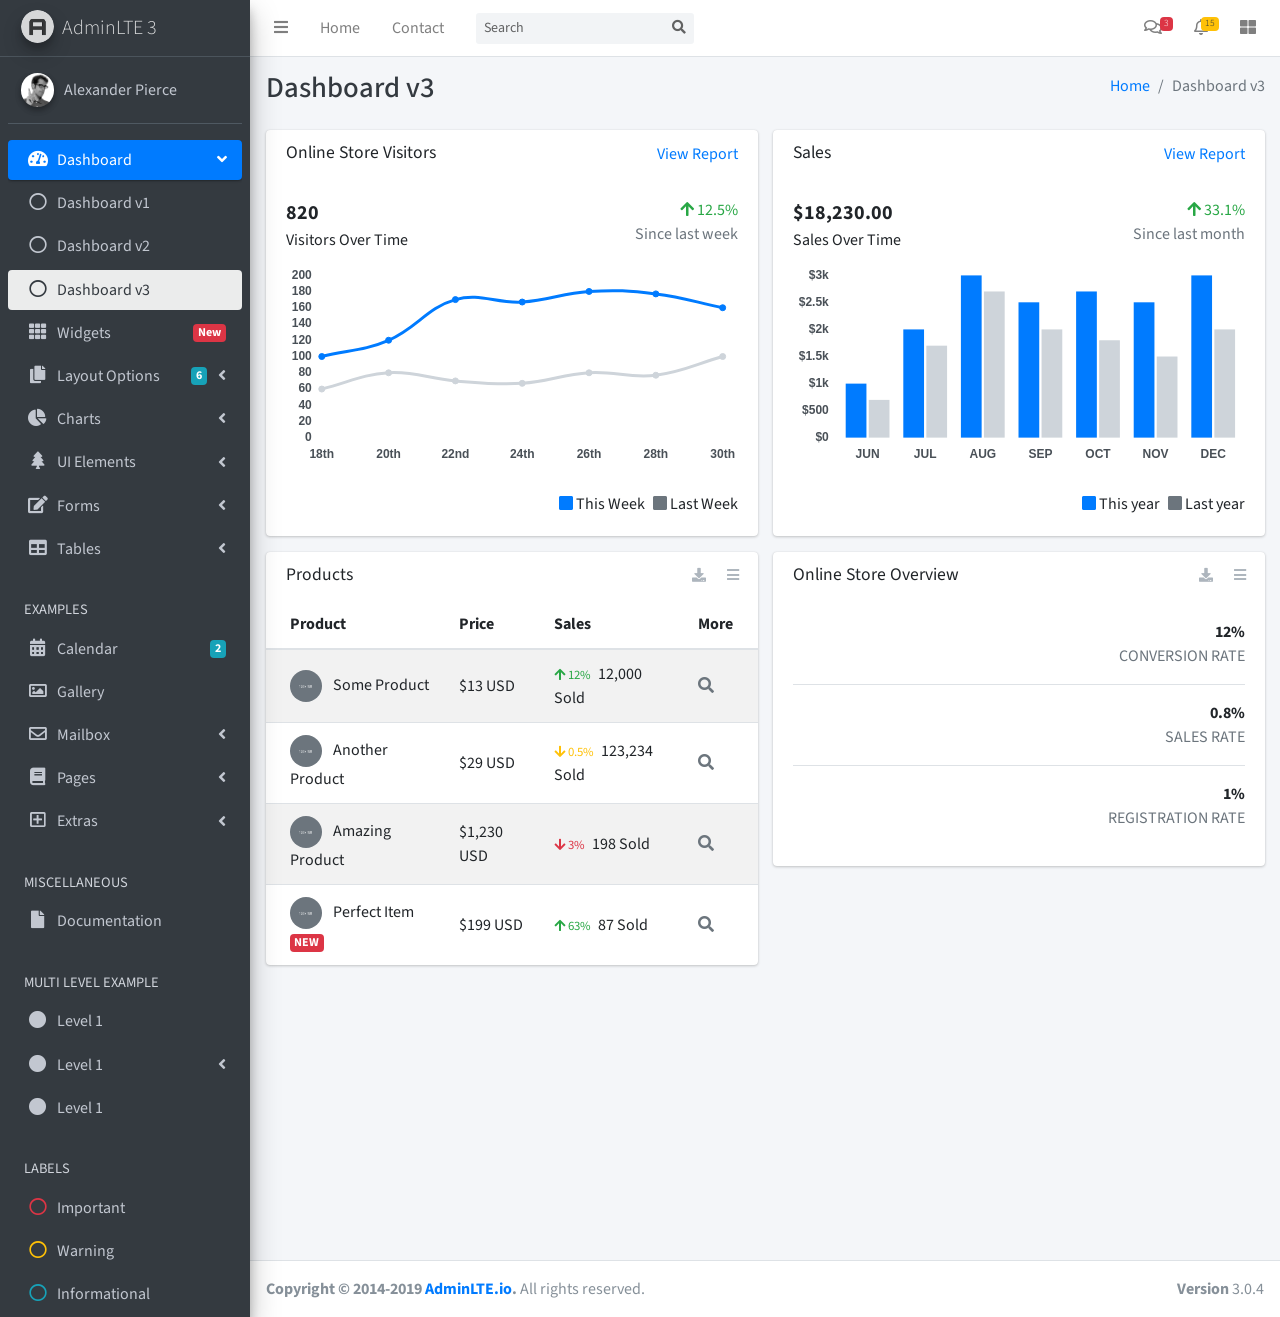
<file: static/admin-lte/index3.html>
<!DOCTYPE html>
<html lang="en">
<head>
  <meta charset="utf-8">
  <meta name="viewport" content="width=device-width, initial-scale=1">
  <meta http-equiv="x-ua-compatible" content="ie=edge">

  <title>AdminLTE 3 | Dashboard 3</title>

  <!-- Font Awesome Icons -->
  <link rel="stylesheet" href="plugins/fontawesome-free/css/all.min.css">
  <!-- IonIcons -->
  <link rel="stylesheet" href="http://code.ionicframework.com/ionicons/2.0.1/css/ionicons.min.css">
  <!-- Theme style -->
  <link rel="stylesheet" href="dist/css/adminlte.min.css">
  <!-- Google Font: Source Sans Pro -->
  <link href="https://fonts.googleapis.com/css?family=Source+Sans+Pro:300,400,400i,700" rel="stylesheet">
</head>
<!--
BODY TAG OPTIONS:
=================
Apply one or more of the following classes to to the body tag
to get the desired effect
|---------------------------------------------------------|
|LAYOUT OPTIONS | sidebar-collapse                        |
|               | sidebar-mini                            |
|---------------------------------------------------------|
-->
<body class="hold-transition sidebar-mini">
<div class="wrapper">
  <!-- Navbar -->
  <nav class="main-header navbar navbar-expand navbar-white navbar-light">
    <!-- Left navbar links -->
    <ul class="navbar-nav">
      <li class="nav-item">
        <a class="nav-link" data-widget="pushmenu" href="#" role="button"><i class="fas fa-bars"></i></a>
      </li>
      <li class="nav-item d-none d-sm-inline-block">
        <a href="index3.html" class="nav-link">Home</a>
      </li>
      <li class="nav-item d-none d-sm-inline-block">
        <a href="#" class="nav-link">Contact</a>
      </li>
    </ul>

    <!-- SEARCH FORM -->
    <form class="form-inline ml-3">
      <div class="input-group input-group-sm">
        <input class="form-control form-control-navbar" type="search" placeholder="Search" aria-label="Search">
        <div class="input-group-append">
          <button class="btn btn-navbar" type="submit">
            <i class="fas fa-search"></i>
          </button>
        </div>
      </div>
    </form>

    <!-- Right navbar links -->
    <ul class="navbar-nav ml-auto">
      <!-- Messages Dropdown Menu -->
      <li class="nav-item dropdown">
        <a class="nav-link" data-toggle="dropdown" href="#">
          <i class="far fa-comments"></i>
          <span class="badge badge-danger navbar-badge">3</span>
        </a>
        <div class="dropdown-menu dropdown-menu-lg dropdown-menu-right">
          <a href="#" class="dropdown-item">
            <!-- Message Start -->
            <div class="media">
              <img src="dist/img/user1-128x128.jpg" alt="User Avatar" class="img-size-50 mr-3 img-circle">
              <div class="media-body">
                <h3 class="dropdown-item-title">
                  Brad Diesel
                  <span class="float-right text-sm text-danger"><i class="fas fa-star"></i></span>
                </h3>
                <p class="text-sm">Call me whenever you can...</p>
                <p class="text-sm text-muted"><i class="far fa-clock mr-1"></i> 4 Hours Ago</p>
              </div>
            </div>
            <!-- Message End -->
          </a>
          <div class="dropdown-divider"></div>
          <a href="#" class="dropdown-item">
            <!-- Message Start -->
            <div class="media">
              <img src="dist/img/user8-128x128.jpg" alt="User Avatar" class="img-size-50 img-circle mr-3">
              <div class="media-body">
                <h3 class="dropdown-item-title">
                  John Pierce
                  <span class="float-right text-sm text-muted"><i class="fas fa-star"></i></span>
                </h3>
                <p class="text-sm">I got your message bro</p>
                <p class="text-sm text-muted"><i class="far fa-clock mr-1"></i> 4 Hours Ago</p>
              </div>
            </div>
            <!-- Message End -->
          </a>
          <div class="dropdown-divider"></div>
          <a href="#" class="dropdown-item">
            <!-- Message Start -->
            <div class="media">
              <img src="dist/img/user3-128x128.jpg" alt="User Avatar" class="img-size-50 img-circle mr-3">
              <div class="media-body">
                <h3 class="dropdown-item-title">
                  Nora Silvester
                  <span class="float-right text-sm text-warning"><i class="fas fa-star"></i></span>
                </h3>
                <p class="text-sm">The subject goes here</p>
                <p class="text-sm text-muted"><i class="far fa-clock mr-1"></i> 4 Hours Ago</p>
              </div>
            </div>
            <!-- Message End -->
          </a>
          <div class="dropdown-divider"></div>
          <a href="#" class="dropdown-item dropdown-footer">See All Messages</a>
        </div>
      </li>
      <!-- Notifications Dropdown Menu -->
      <li class="nav-item dropdown">
        <a class="nav-link" data-toggle="dropdown" href="#">
          <i class="far fa-bell"></i>
          <span class="badge badge-warning navbar-badge">15</span>
        </a>
        <div class="dropdown-menu dropdown-menu-lg dropdown-menu-right">
          <span class="dropdown-item dropdown-header">15 Notifications</span>
          <div class="dropdown-divider"></div>
          <a href="#" class="dropdown-item">
            <i class="fas fa-envelope mr-2"></i> 4 new messages
            <span class="float-right text-muted text-sm">3 mins</span>
          </a>
          <div class="dropdown-divider"></div>
          <a href="#" class="dropdown-item">
            <i class="fas fa-users mr-2"></i> 8 friend requests
            <span class="float-right text-muted text-sm">12 hours</span>
          </a>
          <div class="dropdown-divider"></div>
          <a href="#" class="dropdown-item">
            <i class="fas fa-file mr-2"></i> 3 new reports
            <span class="float-right text-muted text-sm">2 days</span>
          </a>
          <div class="dropdown-divider"></div>
          <a href="#" class="dropdown-item dropdown-footer">See All Notifications</a>
        </div>
      </li>
      <li class="nav-item">
        <a class="nav-link" data-widget="control-sidebar" data-slide="true" href="#" role="button"><i
            class="fas fa-th-large"></i></a>
      </li>
    </ul>
  </nav>
  <!-- /.navbar -->

  <!-- Main Sidebar Container -->
  <aside class="main-sidebar sidebar-dark-primary elevation-4">
    <!-- Brand Logo -->
    <a href="index3.html" class="brand-link">
      <img src="dist/img/AdminLTELogo.png" alt="AdminLTE Logo" class="brand-image img-circle elevation-3"
           style="opacity: .8">
      <span class="brand-text font-weight-light">AdminLTE 3</span>
    </a>

    <!-- Sidebar -->
    <div class="sidebar">
      <!-- Sidebar user panel (optional) -->
      <div class="user-panel mt-3 pb-3 mb-3 d-flex">
        <div class="image">
          <img src="dist/img/user2-160x160.jpg" class="img-circle elevation-2" alt="User Image">
        </div>
        <div class="info">
          <a href="#" class="d-block">Alexander Pierce</a>
        </div>
      </div>

      <!-- Sidebar Menu -->
      <nav class="mt-2">
        <ul class="nav nav-pills nav-sidebar flex-column" data-widget="treeview" role="menu" data-accordion="false">
          <!-- Add icons to the links using the .nav-icon class
               with font-awesome or any other icon font library -->
          <li class="nav-item has-treeview menu-open">
            <a href="#" class="nav-link active">
              <i class="nav-icon fas fa-tachometer-alt"></i>
              <p>
                Dashboard
                <i class="right fas fa-angle-left"></i>
              </p>
            </a>
            <ul class="nav nav-treeview">
              <li class="nav-item">
                <a href="./index.html" class="nav-link">
                  <i class="far fa-circle nav-icon"></i>
                  <p>Dashboard v1</p>
                </a>
              </li>
              <li class="nav-item">
                <a href="./index2.html" class="nav-link">
                  <i class="far fa-circle nav-icon"></i>
                  <p>Dashboard v2</p>
                </a>
              </li>
              <li class="nav-item">
                <a href="./index3.html" class="nav-link active">
                  <i class="far fa-circle nav-icon"></i>
                  <p>Dashboard v3</p>
                </a>
              </li>
            </ul>
          </li>
          <li class="nav-item">
            <a href="pages/widgets.html" class="nav-link">
              <i class="nav-icon fas fa-th"></i>
              <p>
                Widgets
                <span class="right badge badge-danger">New</span>
              </p>
            </a>
          </li>
          <li class="nav-item has-treeview">
            <a href="#" class="nav-link">
              <i class="nav-icon fas fa-copy"></i>
              <p>
                Layout Options
                <i class="fas fa-angle-left right"></i>
                <span class="badge badge-info right">6</span>
              </p>
            </a>
            <ul class="nav nav-treeview">
              <li class="nav-item">
                <a href="pages/layout/top-nav.html" class="nav-link">
                  <i class="far fa-circle nav-icon"></i>
                  <p>Top Navigation</p>
                </a>
              </li>
              <li class="nav-item">
                <a href="pages/layout/top-nav-sidebar.html" class="nav-link">
                  <i class="far fa-circle nav-icon"></i>
                  <p>Top Navigation + Sidebar</p>
                </a>
              </li>
              <li class="nav-item">
                <a href="pages/layout/boxed.html" class="nav-link">
                  <i class="far fa-circle nav-icon"></i>
                  <p>Boxed</p>
                </a>
              </li>
              <li class="nav-item">
                <a href="pages/layout/fixed-sidebar.html" class="nav-link">
                  <i class="far fa-circle nav-icon"></i>
                  <p>Fixed Sidebar</p>
                </a>
              </li>
              <li class="nav-item">
                <a href="pages/layout/fixed-topnav.html" class="nav-link">
                  <i class="far fa-circle nav-icon"></i>
                  <p>Fixed Navbar</p>
                </a>
              </li>
              <li class="nav-item">
                <a href="pages/layout/fixed-footer.html" class="nav-link">
                  <i class="far fa-circle nav-icon"></i>
                  <p>Fixed Footer</p>
                </a>
              </li>
              <li class="nav-item">
                <a href="pages/layout/collapsed-sidebar.html" class="nav-link">
                  <i class="far fa-circle nav-icon"></i>
                  <p>Collapsed Sidebar</p>
                </a>
              </li>
            </ul>
          </li>
          <li class="nav-item has-treeview">
            <a href="#" class="nav-link">
              <i class="nav-icon fas fa-chart-pie"></i>
              <p>
                Charts
                <i class="right fas fa-angle-left"></i>
              </p>
            </a>
            <ul class="nav nav-treeview">
              <li class="nav-item">
                <a href="pages/charts/chartjs.html" class="nav-link">
                  <i class="far fa-circle nav-icon"></i>
                  <p>ChartJS</p>
                </a>
              </li>
              <li class="nav-item">
                <a href="pages/charts/flot.html" class="nav-link">
                  <i class="far fa-circle nav-icon"></i>
                  <p>Flot</p>
                </a>
              </li>
              <li class="nav-item">
                <a href="pages/charts/inline.html" class="nav-link">
                  <i class="far fa-circle nav-icon"></i>
                  <p>Inline</p>
                </a>
              </li>
            </ul>
          </li>
          <li class="nav-item has-treeview">
            <a href="#" class="nav-link">
              <i class="nav-icon fas fa-tree"></i>
              <p>
                UI Elements
                <i class="fas fa-angle-left right"></i>
              </p>
            </a>
            <ul class="nav nav-treeview">
              <li class="nav-item">
                <a href="pages/UI/general.html" class="nav-link">
                  <i class="far fa-circle nav-icon"></i>
                  <p>General</p>
                </a>
              </li>
              <li class="nav-item">
                <a href="pages/UI/icons.html" class="nav-link">
                  <i class="far fa-circle nav-icon"></i>
                  <p>Icons</p>
                </a>
              </li>
              <li class="nav-item">
                <a href="pages/UI/buttons.html" class="nav-link">
                  <i class="far fa-circle nav-icon"></i>
                  <p>Buttons</p>
                </a>
              </li>
              <li class="nav-item">
                <a href="pages/UI/sliders.html" class="nav-link">
                  <i class="far fa-circle nav-icon"></i>
                  <p>Sliders</p>
                </a>
              </li>
              <li class="nav-item">
                <a href="pages/UI/modals.html" class="nav-link">
                  <i class="far fa-circle nav-icon"></i>
                  <p>Modals & Alerts</p>
                </a>
              </li>
              <li class="nav-item">
                <a href="pages/UI/navbar.html" class="nav-link">
                  <i class="far fa-circle nav-icon"></i>
                  <p>Navbar & Tabs</p>
                </a>
              </li>
              <li class="nav-item">
                <a href="pages/UI/timeline.html" class="nav-link">
                  <i class="far fa-circle nav-icon"></i>
                  <p>Timeline</p>
                </a>
              </li>
              <li class="nav-item">
                <a href="pages/UI/ribbons.html" class="nav-link">
                  <i class="far fa-circle nav-icon"></i>
                  <p>Ribbons</p>
                </a>
              </li>
            </ul>
          </li>
          <li class="nav-item has-treeview">
            <a href="#" class="nav-link">
              <i class="nav-icon fas fa-edit"></i>
              <p>
                Forms
                <i class="fas fa-angle-left right"></i>
              </p>
            </a>
            <ul class="nav nav-treeview">
              <li class="nav-item">
                <a href="pages/forms/general.html" class="nav-link">
                  <i class="far fa-circle nav-icon"></i>
                  <p>General Elements</p>
                </a>
              </li>
              <li class="nav-item">
                <a href="pages/forms/advanced.html" class="nav-link">
                  <i class="far fa-circle nav-icon"></i>
                  <p>Advanced Elements</p>
                </a>
              </li>
              <li class="nav-item">
                <a href="pages/forms/editors.html" class="nav-link">
                  <i class="far fa-circle nav-icon"></i>
                  <p>Editors</p>
                </a>
              </li>
              <li class="nav-item">
                <a href="pages/forms/validation.html" class="nav-link">
                  <i class="far fa-circle nav-icon"></i>
                  <p>Validation</p>
                </a>
              </li>
            </ul>
          </li>
          <li class="nav-item has-treeview">
            <a href="#" class="nav-link">
              <i class="nav-icon fas fa-table"></i>
              <p>
                Tables
                <i class="fas fa-angle-left right"></i>
              </p>
            </a>
            <ul class="nav nav-treeview">
              <li class="nav-item">
                <a href="pages/tables/simple.html" class="nav-link">
                  <i class="far fa-circle nav-icon"></i>
                  <p>Simple Tables</p>
                </a>
              </li>
              <li class="nav-item">
                <a href="pages/tables/data.html" class="nav-link">
                  <i class="far fa-circle nav-icon"></i>
                  <p>DataTables</p>
                </a>
              </li>
              <li class="nav-item">
                <a href="pages/tables/jsgrid.html" class="nav-link">
                  <i class="far fa-circle nav-icon"></i>
                  <p>jsGrid</p>
                </a>
              </li>
            </ul>
          </li>
          <li class="nav-header">EXAMPLES</li>
          <li class="nav-item">
            <a href="pages/calendar.html" class="nav-link">
              <i class="nav-icon fas fa-calendar-alt"></i>
              <p>
                Calendar
                <span class="badge badge-info right">2</span>
              </p>
            </a>
          </li>
          <li class="nav-item">
            <a href="pages/gallery.html" class="nav-link">
              <i class="nav-icon far fa-image"></i>
              <p>
                Gallery
              </p>
            </a>
          </li>
          <li class="nav-item has-treeview">
            <a href="#" class="nav-link">
              <i class="nav-icon far fa-envelope"></i>
              <p>
                Mailbox
                <i class="fas fa-angle-left right"></i>
              </p>
            </a>
            <ul class="nav nav-treeview">
              <li class="nav-item">
                <a href="pages/mailbox/mailbox.html" class="nav-link">
                  <i class="far fa-circle nav-icon"></i>
                  <p>Inbox</p>
                </a>
              </li>
              <li class="nav-item">
                <a href="pages/mailbox/compose.html" class="nav-link">
                  <i class="far fa-circle nav-icon"></i>
                  <p>Compose</p>
                </a>
              </li>
              <li class="nav-item">
                <a href="pages/mailbox/read-mail.html" class="nav-link">
                  <i class="far fa-circle nav-icon"></i>
                  <p>Read</p>
                </a>
              </li>
            </ul>
          </li>
          <li class="nav-item has-treeview">
            <a href="#" class="nav-link">
              <i class="nav-icon fas fa-book"></i>
              <p>
                Pages
                <i class="fas fa-angle-left right"></i>
              </p>
            </a>
            <ul class="nav nav-treeview">
              <li class="nav-item">
                <a href="pages/examples/invoice.html" class="nav-link">
                  <i class="far fa-circle nav-icon"></i>
                  <p>Invoice</p>
                </a>
              </li>
              <li class="nav-item">
                <a href="pages/examples/profile.html" class="nav-link">
                  <i class="far fa-circle nav-icon"></i>
                  <p>Profile</p>
                </a>
              </li>
              <li class="nav-item">
                <a href="pages/examples/e-commerce.html" class="nav-link">
                  <i class="far fa-circle nav-icon"></i>
                  <p>E-commerce</p>
                </a>
              </li>
              <li class="nav-item">
                <a href="pages/examples/projects.html" class="nav-link">
                  <i class="far fa-circle nav-icon"></i>
                  <p>Projects</p>
                </a>
              </li>
              <li class="nav-item">
                <a href="pages/examples/project-add.html" class="nav-link">
                  <i class="far fa-circle nav-icon"></i>
                  <p>Project Add</p>
                </a>
              </li>
              <li class="nav-item">
                <a href="pages/examples/project-edit.html" class="nav-link">
                  <i class="far fa-circle nav-icon"></i>
                  <p>Project Edit</p>
                </a>
              </li>
              <li class="nav-item">
                <a href="pages/examples/project-detail.html" class="nav-link">
                  <i class="far fa-circle nav-icon"></i>
                  <p>Project Detail</p>
                </a>
              </li>
              <li class="nav-item">
                <a href="pages/examples/contacts.html" class="nav-link">
                  <i class="far fa-circle nav-icon"></i>
                  <p>Contacts</p>
                </a>
              </li>
            </ul>
          </li>
          <li class="nav-item has-treeview">
            <a href="#" class="nav-link">
              <i class="nav-icon far fa-plus-square"></i>
              <p>
                Extras
                <i class="fas fa-angle-left right"></i>
              </p>
            </a>
            <ul class="nav nav-treeview">
              <li class="nav-item">
                <a href="pages/examples/login.html" class="nav-link">
                  <i class="far fa-circle nav-icon"></i>
                  <p>Login</p>
                </a>
              </li>
              <li class="nav-item">
                <a href="pages/examples/register.html" class="nav-link">
                  <i class="far fa-circle nav-icon"></i>
                  <p>Register</p>
                </a>
              </li>
              <li class="nav-item">
                <a href="pages/examples/forgot-password.html" class="nav-link">
                  <i class="far fa-circle nav-icon"></i>
                  <p>Forgot Password</p>
                </a>
              </li>
              <li class="nav-item">
                <a href="pages/examples/recover-password.html" class="nav-link">
                  <i class="far fa-circle nav-icon"></i>
                  <p>Recover Password</p>
                </a>
              </li>
              <li class="nav-item">
                <a href="pages/examples/lockscreen.html" class="nav-link">
                  <i class="far fa-circle nav-icon"></i>
                  <p>Lockscreen</p>
                </a>
              </li>
              <li class="nav-item">
                <a href="pages/examples/legacy-user-menu.html" class="nav-link">
                  <i class="far fa-circle nav-icon"></i>
                  <p>Legacy User Menu</p>
                </a>
              </li>
              <li class="nav-item">
                <a href="pages/examples/language-menu.html" class="nav-link">
                  <i class="far fa-circle nav-icon"></i>
                  <p>Language Menu</p>
                </a>
              </li>
              <li class="nav-item">
                <a href="pages/examples/404.html" class="nav-link">
                  <i class="far fa-circle nav-icon"></i>
                  <p>Error 404</p>
                </a>
              </li>
              <li class="nav-item">
                <a href="pages/examples/500.html" class="nav-link">
                  <i class="far fa-circle nav-icon"></i>
                  <p>Error 500</p>
                </a>
              </li>
              <li class="nav-item">
                <a href="pages/examples/pace.html" class="nav-link">
                  <i class="far fa-circle nav-icon"></i>
                  <p>Pace</p>
                </a>
              </li>
              <li class="nav-item">
                <a href="pages/examples/blank.html" class="nav-link">
                  <i class="far fa-circle nav-icon"></i>
                  <p>Blank Page</p>
                </a>
              </li>
              <li class="nav-item">
                <a href="starter.html" class="nav-link">
                  <i class="far fa-circle nav-icon"></i>
                  <p>Starter Page</p>
                </a>
              </li>
            </ul>
          </li>
          <li class="nav-header">MISCELLANEOUS</li>
          <li class="nav-item">
            <a href="https://adminlte.io/docs/3.0" class="nav-link">
              <i class="nav-icon fas fa-file"></i>
              <p>Documentation</p>
            </a>
          </li>
          <li class="nav-header">MULTI LEVEL EXAMPLE</li>
          <li class="nav-item">
            <a href="#" class="nav-link">
              <i class="fas fa-circle nav-icon"></i>
              <p>Level 1</p>
            </a>
          </li>
          <li class="nav-item has-treeview">
            <a href="#" class="nav-link">
              <i class="nav-icon fas fa-circle"></i>
              <p>
                Level 1
                <i class="right fas fa-angle-left"></i>
              </p>
            </a>
            <ul class="nav nav-treeview">
              <li class="nav-item">
                <a href="#" class="nav-link">
                  <i class="far fa-circle nav-icon"></i>
                  <p>Level 2</p>
                </a>
              </li>
              <li class="nav-item has-treeview">
                <a href="#" class="nav-link">
                  <i class="far fa-circle nav-icon"></i>
                  <p>
                    Level 2
                    <i class="right fas fa-angle-left"></i>
                  </p>
                </a>
                <ul class="nav nav-treeview">
                  <li class="nav-item">
                    <a href="#" class="nav-link">
                      <i class="far fa-dot-circle nav-icon"></i>
                      <p>Level 3</p>
                    </a>
                  </li>
                  <li class="nav-item">
                    <a href="#" class="nav-link">
                      <i class="far fa-dot-circle nav-icon"></i>
                      <p>Level 3</p>
                    </a>
                  </li>
                  <li class="nav-item">
                    <a href="#" class="nav-link">
                      <i class="far fa-dot-circle nav-icon"></i>
                      <p>Level 3</p>
                    </a>
                  </li>
                </ul>
              </li>
              <li class="nav-item">
                <a href="#" class="nav-link">
                  <i class="far fa-circle nav-icon"></i>
                  <p>Level 2</p>
                </a>
              </li>
            </ul>
          </li>
          <li class="nav-item">
            <a href="#" class="nav-link">
              <i class="fas fa-circle nav-icon"></i>
              <p>Level 1</p>
            </a>
          </li>
          <li class="nav-header">LABELS</li>
          <li class="nav-item">
            <a href="#" class="nav-link">
              <i class="nav-icon far fa-circle text-danger"></i>
              <p class="text">Important</p>
            </a>
          </li>
          <li class="nav-item">
            <a href="#" class="nav-link">
              <i class="nav-icon far fa-circle text-warning"></i>
              <p>Warning</p>
            </a>
          </li>
          <li class="nav-item">
            <a href="#" class="nav-link">
              <i class="nav-icon far fa-circle text-info"></i>
              <p>Informational</p>
            </a>
          </li>
        </ul>
      </nav>
      <!-- /.sidebar-menu -->
    </div>
    <!-- /.sidebar -->
  </aside>

  <!-- Content Wrapper. Contains page content -->
  <div class="content-wrapper">
    <!-- Content Header (Page header) -->
    <div class="content-header">
      <div class="container-fluid">
        <div class="row mb-2">
          <div class="col-sm-6">
            <h1 class="m-0 text-dark">Dashboard v3</h1>
          </div><!-- /.col -->
          <div class="col-sm-6">
            <ol class="breadcrumb float-sm-right">
              <li class="breadcrumb-item"><a href="#">Home</a></li>
              <li class="breadcrumb-item active">Dashboard v3</li>
            </ol>
          </div><!-- /.col -->
        </div><!-- /.row -->
      </div><!-- /.container-fluid -->
    </div>
    <!-- /.content-header -->

    <!-- Main content -->
    <div class="content">
      <div class="container-fluid">
        <div class="row">
          <div class="col-lg-6">
            <div class="card">
              <div class="card-header border-0">
                <div class="d-flex justify-content-between">
                  <h3 class="card-title">Online Store Visitors</h3>
                  <a href="javascript:void(0);">View Report</a>
                </div>
              </div>
              <div class="card-body">
                <div class="d-flex">
                  <p class="d-flex flex-column">
                    <span class="text-bold text-lg">820</span>
                    <span>Visitors Over Time</span>
                  </p>
                  <p class="ml-auto d-flex flex-column text-right">
                    <span class="text-success">
                      <i class="fas fa-arrow-up"></i> 12.5%
                    </span>
                    <span class="text-muted">Since last week</span>
                  </p>
                </div>
                <!-- /.d-flex -->

                <div class="position-relative mb-4">
                  <canvas id="visitors-chart" height="200"></canvas>
                </div>

                <div class="d-flex flex-row justify-content-end">
                  <span class="mr-2">
                    <i class="fas fa-square text-primary"></i> This Week
                  </span>

                  <span>
                    <i class="fas fa-square text-gray"></i> Last Week
                  </span>
                </div>
              </div>
            </div>
            <!-- /.card -->

            <div class="card">
              <div class="card-header border-0">
                <h3 class="card-title">Products</h3>
                <div class="card-tools">
                  <a href="#" class="btn btn-tool btn-sm">
                    <i class="fas fa-download"></i>
                  </a>
                  <a href="#" class="btn btn-tool btn-sm">
                    <i class="fas fa-bars"></i>
                  </a>
                </div>
              </div>
              <div class="card-body table-responsive p-0">
                <table class="table table-striped table-valign-middle">
                  <thead>
                  <tr>
                    <th>Product</th>
                    <th>Price</th>
                    <th>Sales</th>
                    <th>More</th>
                  </tr>
                  </thead>
                  <tbody>
                  <tr>
                    <td>
                      <img src="dist/img/default-150x150.png" alt="Product 1" class="img-circle img-size-32 mr-2">
                      Some Product
                    </td>
                    <td>$13 USD</td>
                    <td>
                      <small class="text-success mr-1">
                        <i class="fas fa-arrow-up"></i>
                        12%
                      </small>
                      12,000 Sold
                    </td>
                    <td>
                      <a href="#" class="text-muted">
                        <i class="fas fa-search"></i>
                      </a>
                    </td>
                  </tr>
                  <tr>
                    <td>
                      <img src="dist/img/default-150x150.png" alt="Product 1" class="img-circle img-size-32 mr-2">
                      Another Product
                    </td>
                    <td>$29 USD</td>
                    <td>
                      <small class="text-warning mr-1">
                        <i class="fas fa-arrow-down"></i>
                        0.5%
                      </small>
                      123,234 Sold
                    </td>
                    <td>
                      <a href="#" class="text-muted">
                        <i class="fas fa-search"></i>
                      </a>
                    </td>
                  </tr>
                  <tr>
                    <td>
                      <img src="dist/img/default-150x150.png" alt="Product 1" class="img-circle img-size-32 mr-2">
                      Amazing Product
                    </td>
                    <td>$1,230 USD</td>
                    <td>
                      <small class="text-danger mr-1">
                        <i class="fas fa-arrow-down"></i>
                        3%
                      </small>
                      198 Sold
                    </td>
                    <td>
                      <a href="#" class="text-muted">
                        <i class="fas fa-search"></i>
                      </a>
                    </td>
                  </tr>
                  <tr>
                    <td>
                      <img src="dist/img/default-150x150.png" alt="Product 1" class="img-circle img-size-32 mr-2">
                      Perfect Item
                      <span class="badge bg-danger">NEW</span>
                    </td>
                    <td>$199 USD</td>
                    <td>
                      <small class="text-success mr-1">
                        <i class="fas fa-arrow-up"></i>
                        63%
                      </small>
                      87 Sold
                    </td>
                    <td>
                      <a href="#" class="text-muted">
                        <i class="fas fa-search"></i>
                      </a>
                    </td>
                  </tr>
                  </tbody>
                </table>
              </div>
            </div>
            <!-- /.card -->
          </div>
          <!-- /.col-md-6 -->
          <div class="col-lg-6">
            <div class="card">
              <div class="card-header border-0">
                <div class="d-flex justify-content-between">
                  <h3 class="card-title">Sales</h3>
                  <a href="javascript:void(0);">View Report</a>
                </div>
              </div>
              <div class="card-body">
                <div class="d-flex">
                  <p class="d-flex flex-column">
                    <span class="text-bold text-lg">$18,230.00</span>
                    <span>Sales Over Time</span>
                  </p>
                  <p class="ml-auto d-flex flex-column text-right">
                    <span class="text-success">
                      <i class="fas fa-arrow-up"></i> 33.1%
                    </span>
                    <span class="text-muted">Since last month</span>
                  </p>
                </div>
                <!-- /.d-flex -->

                <div class="position-relative mb-4">
                  <canvas id="sales-chart" height="200"></canvas>
                </div>

                <div class="d-flex flex-row justify-content-end">
                  <span class="mr-2">
                    <i class="fas fa-square text-primary"></i> This year
                  </span>

                  <span>
                    <i class="fas fa-square text-gray"></i> Last year
                  </span>
                </div>
              </div>
            </div>
            <!-- /.card -->

            <div class="card">
              <div class="card-header border-0">
                <h3 class="card-title">Online Store Overview</h3>
                <div class="card-tools">
                  <a href="#" class="btn btn-sm btn-tool">
                    <i class="fas fa-download"></i>
                  </a>
                  <a href="#" class="btn btn-sm btn-tool">
                    <i class="fas fa-bars"></i>
                  </a>
                </div>
              </div>
              <div class="card-body">
                <div class="d-flex justify-content-between align-items-center border-bottom mb-3">
                  <p class="text-success text-xl">
                    <i class="ion ion-ios-refresh-empty"></i>
                  </p>
                  <p class="d-flex flex-column text-right">
                    <span class="font-weight-bold">
                      <i class="ion ion-android-arrow-up text-success"></i> 12%
                    </span>
                    <span class="text-muted">CONVERSION RATE</span>
                  </p>
                </div>
                <!-- /.d-flex -->
                <div class="d-flex justify-content-between align-items-center border-bottom mb-3">
                  <p class="text-warning text-xl">
                    <i class="ion ion-ios-cart-outline"></i>
                  </p>
                  <p class="d-flex flex-column text-right">
                    <span class="font-weight-bold">
                      <i class="ion ion-android-arrow-up text-warning"></i> 0.8%
                    </span>
                    <span class="text-muted">SALES RATE</span>
                  </p>
                </div>
                <!-- /.d-flex -->
                <div class="d-flex justify-content-between align-items-center mb-0">
                  <p class="text-danger text-xl">
                    <i class="ion ion-ios-people-outline"></i>
                  </p>
                  <p class="d-flex flex-column text-right">
                    <span class="font-weight-bold">
                      <i class="ion ion-android-arrow-down text-danger"></i> 1%
                    </span>
                    <span class="text-muted">REGISTRATION RATE</span>
                  </p>
                </div>
                <!-- /.d-flex -->
              </div>
            </div>
          </div>
          <!-- /.col-md-6 -->
        </div>
        <!-- /.row -->
      </div>
      <!-- /.container-fluid -->
    </div>
    <!-- /.content -->
  </div>
  <!-- /.content-wrapper -->

  <!-- Control Sidebar -->
  <aside class="control-sidebar control-sidebar-dark">
    <!-- Control sidebar content goes here -->
  </aside>
  <!-- /.control-sidebar -->

  <!-- Main Footer -->
  <footer class="main-footer">
    <strong>Copyright &copy; 2014-2019 <a href="http://adminlte.io">AdminLTE.io</a>.</strong>
    All rights reserved.
    <div class="float-right d-none d-sm-inline-block">
      <b>Version</b> 3.0.4
    </div>
  </footer>
</div>
<!-- ./wrapper -->

<!-- REQUIRED SCRIPTS -->

<!-- jQuery -->
<script src="plugins/jquery/jquery.min.js"></script>
<!-- Bootstrap -->
<script src="plugins/bootstrap/js/bootstrap.bundle.min.js"></script>
<!-- AdminLTE -->
<script src="dist/js/adminlte.js"></script>

<!-- OPTIONAL SCRIPTS -->
<script src="plugins/chart.js/Chart.min.js"></script>
<script src="dist/js/demo.js"></script>
<script src="dist/js/pages/dashboard3.js"></script>
</body>
</html>
</file>
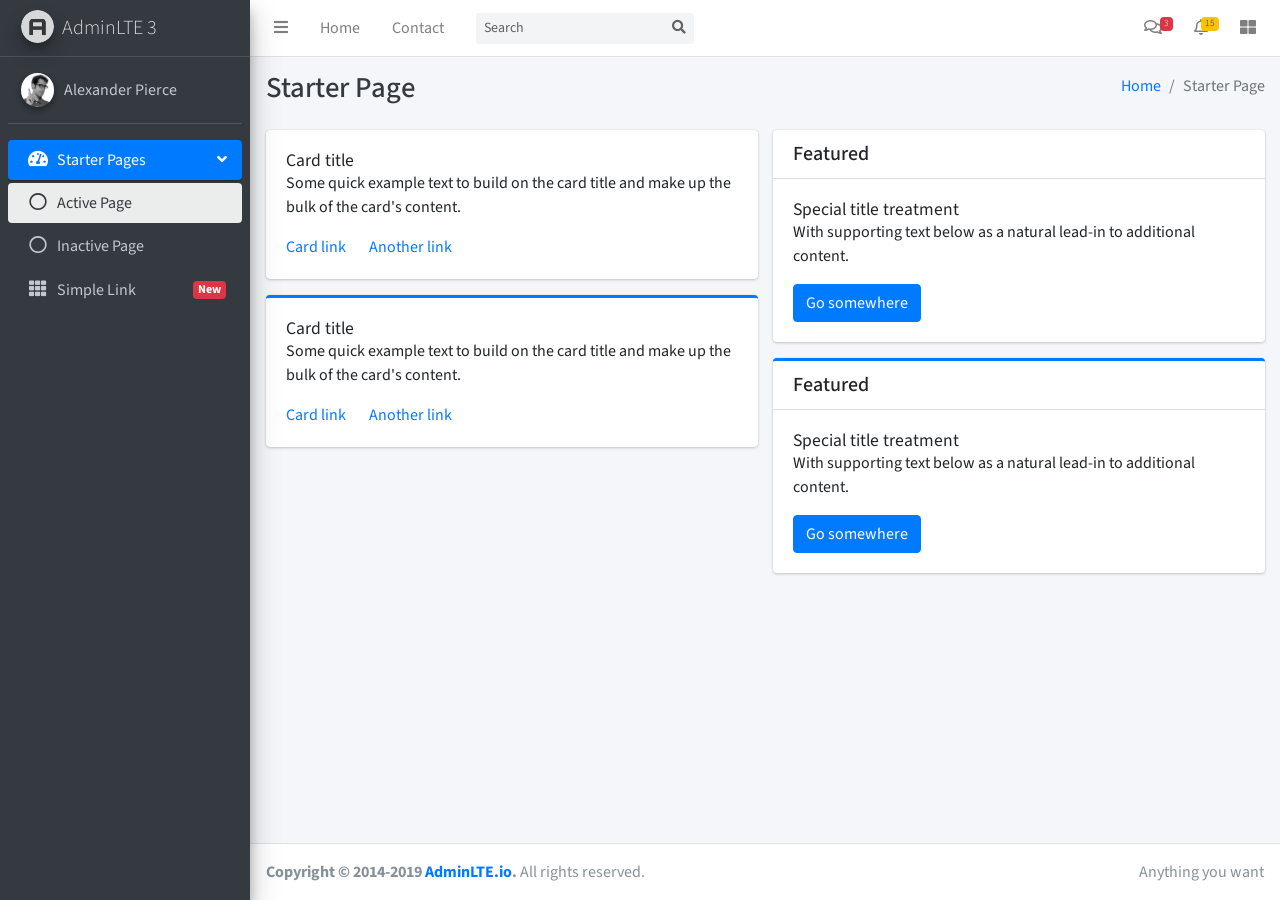
<file: static/admin-lte/starter.html>
<!DOCTYPE html>
<!--
This is a starter template page. Use this page to start your new project from
scratch. This page gets rid of all links and provides the needed markup only.
-->
<html lang="en">
<head>
  <meta charset="utf-8">
  <meta name="viewport" content="width=device-width, initial-scale=1">
  <meta http-equiv="x-ua-compatible" content="ie=edge">

  <title>AdminLTE 3 | Starter</title>

  <!-- Font Awesome Icons -->
  <link rel="stylesheet" href="plugins/fontawesome-free/css/all.min.css">
  <!-- Theme style -->
  <link rel="stylesheet" href="dist/css/adminlte.min.css">
  <!-- Google Font: Source Sans Pro -->
  <link href="https://fonts.googleapis.com/css?family=Source+Sans+Pro:300,400,400i,700" rel="stylesheet">
</head>
<body class="hold-transition sidebar-mini">
<div class="wrapper">

  <!-- Navbar -->
  <nav class="main-header navbar navbar-expand navbar-white navbar-light">
    <!-- Left navbar links -->
    <ul class="navbar-nav">
      <li class="nav-item">
        <a class="nav-link" data-widget="pushmenu" href="#" role="button"><i class="fas fa-bars"></i></a>
      </li>
      <li class="nav-item d-none d-sm-inline-block">
        <a href="index3.html" class="nav-link">Home</a>
      </li>
      <li class="nav-item d-none d-sm-inline-block">
        <a href="#" class="nav-link">Contact</a>
      </li>
    </ul>

    <!-- SEARCH FORM -->
    <form class="form-inline ml-3">
      <div class="input-group input-group-sm">
        <input class="form-control form-control-navbar" type="search" placeholder="Search" aria-label="Search">
        <div class="input-group-append">
          <button class="btn btn-navbar" type="submit">
            <i class="fas fa-search"></i>
          </button>
        </div>
      </div>
    </form>

    <!-- Right navbar links -->
    <ul class="navbar-nav ml-auto">
      <!-- Messages Dropdown Menu -->
      <li class="nav-item dropdown">
        <a class="nav-link" data-toggle="dropdown" href="#">
          <i class="far fa-comments"></i>
          <span class="badge badge-danger navbar-badge">3</span>
        </a>
        <div class="dropdown-menu dropdown-menu-lg dropdown-menu-right">
          <a href="#" class="dropdown-item">
            <!-- Message Start -->
            <div class="media">
              <img src="dist/img/user1-128x128.jpg" alt="User Avatar" class="img-size-50 mr-3 img-circle">
              <div class="media-body">
                <h3 class="dropdown-item-title">
                  Brad Diesel
                  <span class="float-right text-sm text-danger"><i class="fas fa-star"></i></span>
                </h3>
                <p class="text-sm">Call me whenever you can...</p>
                <p class="text-sm text-muted"><i class="far fa-clock mr-1"></i> 4 Hours Ago</p>
              </div>
            </div>
            <!-- Message End -->
          </a>
          <div class="dropdown-divider"></div>
          <a href="#" class="dropdown-item">
            <!-- Message Start -->
            <div class="media">
              <img src="dist/img/user8-128x128.jpg" alt="User Avatar" class="img-size-50 img-circle mr-3">
              <div class="media-body">
                <h3 class="dropdown-item-title">
                  John Pierce
                  <span class="float-right text-sm text-muted"><i class="fas fa-star"></i></span>
                </h3>
                <p class="text-sm">I got your message bro</p>
                <p class="text-sm text-muted"><i class="far fa-clock mr-1"></i> 4 Hours Ago</p>
              </div>
            </div>
            <!-- Message End -->
          </a>
          <div class="dropdown-divider"></div>
          <a href="#" class="dropdown-item">
            <!-- Message Start -->
            <div class="media">
              <img src="dist/img/user3-128x128.jpg" alt="User Avatar" class="img-size-50 img-circle mr-3">
              <div class="media-body">
                <h3 class="dropdown-item-title">
                  Nora Silvester
                  <span class="float-right text-sm text-warning"><i class="fas fa-star"></i></span>
                </h3>
                <p class="text-sm">The subject goes here</p>
                <p class="text-sm text-muted"><i class="far fa-clock mr-1"></i> 4 Hours Ago</p>
              </div>
            </div>
            <!-- Message End -->
          </a>
          <div class="dropdown-divider"></div>
          <a href="#" class="dropdown-item dropdown-footer">See All Messages</a>
        </div>
      </li>
      <!-- Notifications Dropdown Menu -->
      <li class="nav-item dropdown">
        <a class="nav-link" data-toggle="dropdown" href="#">
          <i class="far fa-bell"></i>
          <span class="badge badge-warning navbar-badge">15</span>
        </a>
        <div class="dropdown-menu dropdown-menu-lg dropdown-menu-right">
          <span class="dropdown-header">15 Notifications</span>
          <div class="dropdown-divider"></div>
          <a href="#" class="dropdown-item">
            <i class="fas fa-envelope mr-2"></i> 4 new messages
            <span class="float-right text-muted text-sm">3 mins</span>
          </a>
          <div class="dropdown-divider"></div>
          <a href="#" class="dropdown-item">
            <i class="fas fa-users mr-2"></i> 8 friend requests
            <span class="float-right text-muted text-sm">12 hours</span>
          </a>
          <div class="dropdown-divider"></div>
          <a href="#" class="dropdown-item">
            <i class="fas fa-file mr-2"></i> 3 new reports
            <span class="float-right text-muted text-sm">2 days</span>
          </a>
          <div class="dropdown-divider"></div>
          <a href="#" class="dropdown-item dropdown-footer">See All Notifications</a>
        </div>
      </li>
      <li class="nav-item">
        <a class="nav-link" data-widget="control-sidebar" data-slide="true" href="#" role="button"><i
            class="fas fa-th-large"></i></a>
      </li>
    </ul>
  </nav>
  <!-- /.navbar -->

  <!-- Main Sidebar Container -->
  <aside class="main-sidebar sidebar-dark-primary elevation-4">
    <!-- Brand Logo -->
    <a href="index3.html" class="brand-link">
      <img src="dist/img/AdminLTELogo.png" alt="AdminLTE Logo" class="brand-image img-circle elevation-3"
           style="opacity: .8">
      <span class="brand-text font-weight-light">AdminLTE 3</span>
    </a>

    <!-- Sidebar -->
    <div class="sidebar">
      <!-- Sidebar user panel (optional) -->
      <div class="user-panel mt-3 pb-3 mb-3 d-flex">
        <div class="image">
          <img src="dist/img/user2-160x160.jpg" class="img-circle elevation-2" alt="User Image">
        </div>
        <div class="info">
          <a href="#" class="d-block">Alexander Pierce</a>
        </div>
      </div>

      <!-- Sidebar Menu -->
      <nav class="mt-2">
        <ul class="nav nav-pills nav-sidebar flex-column" data-widget="treeview" role="menu" data-accordion="false">
          <!-- Add icons to the links using the .nav-icon class
               with font-awesome or any other icon font library -->
          <li class="nav-item has-treeview menu-open">
            <a href="#" class="nav-link active">
              <i class="nav-icon fas fa-tachometer-alt"></i>
              <p>
                Starter Pages
                <i class="right fas fa-angle-left"></i>
              </p>
            </a>
            <ul class="nav nav-treeview">
              <li class="nav-item">
                <a href="#" class="nav-link active">
                  <i class="far fa-circle nav-icon"></i>
                  <p>Active Page</p>
                </a>
              </li>
              <li class="nav-item">
                <a href="#" class="nav-link">
                  <i class="far fa-circle nav-icon"></i>
                  <p>Inactive Page</p>
                </a>
              </li>
            </ul>
          </li>
          <li class="nav-item">
            <a href="#" class="nav-link">
              <i class="nav-icon fas fa-th"></i>
              <p>
                Simple Link
                <span class="right badge badge-danger">New</span>
              </p>
            </a>
          </li>
        </ul>
      </nav>
      <!-- /.sidebar-menu -->
    </div>
    <!-- /.sidebar -->
  </aside>

  <!-- Content Wrapper. Contains page content -->
  <div class="content-wrapper">
    <!-- Content Header (Page header) -->
    <div class="content-header">
      <div class="container-fluid">
        <div class="row mb-2">
          <div class="col-sm-6">
            <h1 class="m-0 text-dark">Starter Page</h1>
          </div><!-- /.col -->
          <div class="col-sm-6">
            <ol class="breadcrumb float-sm-right">
              <li class="breadcrumb-item"><a href="#">Home</a></li>
              <li class="breadcrumb-item active">Starter Page</li>
            </ol>
          </div><!-- /.col -->
        </div><!-- /.row -->
      </div><!-- /.container-fluid -->
    </div>
    <!-- /.content-header -->

    <!-- Main content -->
    <div class="content">
      <div class="container-fluid">
        <div class="row">
          <div class="col-lg-6">
            <div class="card">
              <div class="card-body">
                <h5 class="card-title">Card title</h5>

                <p class="card-text">
                  Some quick example text to build on the card title and make up the bulk of the card's
                  content.
                </p>

                <a href="#" class="card-link">Card link</a>
                <a href="#" class="card-link">Another link</a>
              </div>
            </div>

            <div class="card card-primary card-outline">
              <div class="card-body">
                <h5 class="card-title">Card title</h5>

                <p class="card-text">
                  Some quick example text to build on the card title and make up the bulk of the card's
                  content.
                </p>
                <a href="#" class="card-link">Card link</a>
                <a href="#" class="card-link">Another link</a>
              </div>
            </div><!-- /.card -->
          </div>
          <!-- /.col-md-6 -->
          <div class="col-lg-6">
            <div class="card">
              <div class="card-header">
                <h5 class="m-0">Featured</h5>
              </div>
              <div class="card-body">
                <h6 class="card-title">Special title treatment</h6>

                <p class="card-text">With supporting text below as a natural lead-in to additional content.</p>
                <a href="#" class="btn btn-primary">Go somewhere</a>
              </div>
            </div>

            <div class="card card-primary card-outline">
              <div class="card-header">
                <h5 class="m-0">Featured</h5>
              </div>
              <div class="card-body">
                <h6 class="card-title">Special title treatment</h6>

                <p class="card-text">With supporting text below as a natural lead-in to additional content.</p>
                <a href="#" class="btn btn-primary">Go somewhere</a>
              </div>
            </div>
          </div>
          <!-- /.col-md-6 -->
        </div>
        <!-- /.row -->
      </div><!-- /.container-fluid -->
    </div>
    <!-- /.content -->
  </div>
  <!-- /.content-wrapper -->

  <!-- Control Sidebar -->
  <aside class="control-sidebar control-sidebar-dark">
    <!-- Control sidebar content goes here -->
    <div class="p-3">
      <h5>Title</h5>
      <p>Sidebar content</p>
    </div>
  </aside>
  <!-- /.control-sidebar -->

  <!-- Main Footer -->
  <footer class="main-footer">
    <!-- To the right -->
    <div class="float-right d-none d-sm-inline">
      Anything you want
    </div>
    <!-- Default to the left -->
    <strong>Copyright &copy; 2014-2019 <a href="https://adminlte.io">AdminLTE.io</a>.</strong> All rights reserved.
  </footer>
</div>
<!-- ./wrapper -->

<!-- REQUIRED SCRIPTS -->

<!-- jQuery -->
<script src="plugins/jquery/jquery.min.js"></script>
<!-- Bootstrap 4 -->
<script src="plugins/bootstrap/js/bootstrap.bundle.min.js"></script>
<!-- AdminLTE App -->
<script src="dist/js/adminlte.min.js"></script>
</body>
</html>
</file>
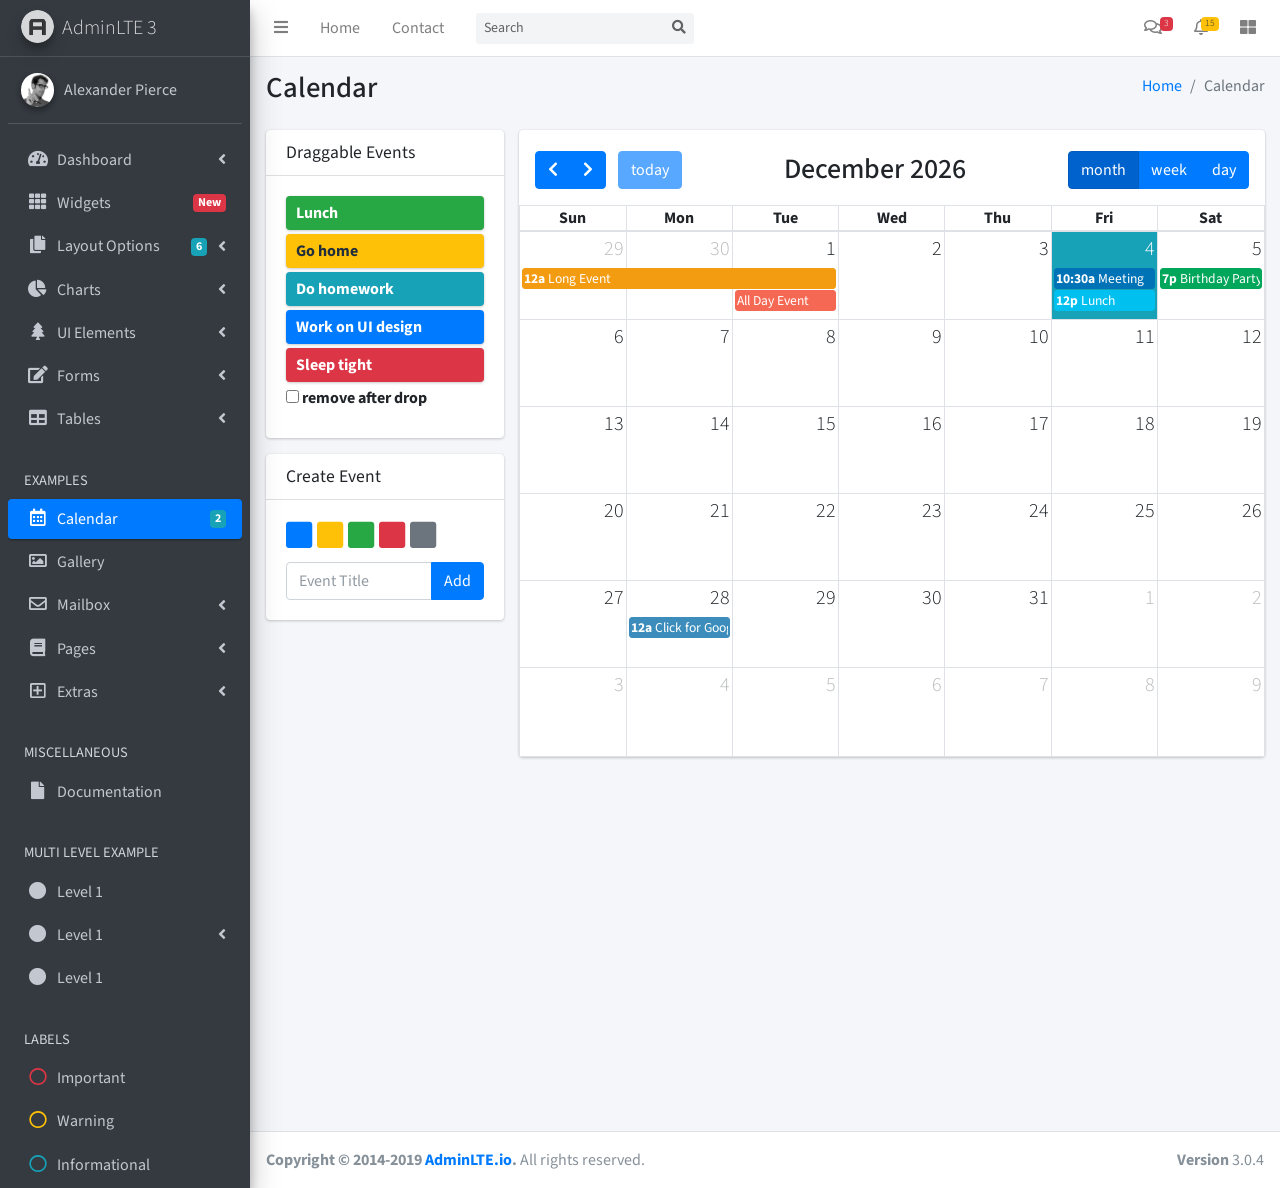
<file: static/admin-lte/pages/calendar.html>
<!DOCTYPE html>
<html>
<head>
  <meta charset="utf-8">
  <meta http-equiv="X-UA-Compatible" content="IE=edge">
  <title>AdminLTE 3 | Calendar</title>
  <!-- Tell the browser to be responsive to screen width -->
  <meta name="viewport" content="width=device-width, initial-scale=1">
  <!-- Font Awesome -->
  <link rel="stylesheet" href="../plugins/fontawesome-free/css/all.min.css">
  <!-- Ionicons -->
  <link rel="stylesheet" href="https://code.ionicframework.com/ionicons/2.0.1/css/ionicons.min.css">
  <!-- fullCalendar -->
  <link rel="stylesheet" href="../plugins/fullcalendar/main.min.css">
  <link rel="stylesheet" href="../plugins/fullcalendar-daygrid/main.min.css">
  <link rel="stylesheet" href="../plugins/fullcalendar-timegrid/main.min.css">
  <link rel="stylesheet" href="../plugins/fullcalendar-bootstrap/main.min.css">
  <!-- Theme style -->
  <link rel="stylesheet" href="../dist/css/adminlte.min.css">
  <!-- Google Font: Source Sans Pro -->
  <link href="https://fonts.googleapis.com/css?family=Source+Sans+Pro:300,400,400i,700" rel="stylesheet">
</head>
<body class="hold-transition sidebar-mini">
<div class="wrapper">
  <!-- Navbar -->
  <nav class="main-header navbar navbar-expand navbar-white navbar-light">
    <!-- Left navbar links -->
    <ul class="navbar-nav">
      <li class="nav-item">
        <a class="nav-link" data-widget="pushmenu" href="#" role="button"><i class="fas fa-bars"></i></a>
      </li>
      <li class="nav-item d-none d-sm-inline-block">
        <a href="../index3.html" class="nav-link">Home</a>
      </li>
      <li class="nav-item d-none d-sm-inline-block">
        <a href="#" class="nav-link">Contact</a>
      </li>
    </ul>

    <!-- SEARCH FORM -->
    <form class="form-inline ml-3">
      <div class="input-group input-group-sm">
        <input class="form-control form-control-navbar" type="search" placeholder="Search" aria-label="Search">
        <div class="input-group-append">
          <button class="btn btn-navbar" type="submit">
            <i class="fas fa-search"></i>
          </button>
        </div>
      </div>
    </form>

    <!-- Right navbar links -->
    <ul class="navbar-nav ml-auto">
      <!-- Messages Dropdown Menu -->
      <li class="nav-item dropdown">
        <a class="nav-link" data-toggle="dropdown" href="#">
          <i class="far fa-comments"></i>
          <span class="badge badge-danger navbar-badge">3</span>
        </a>
        <div class="dropdown-menu dropdown-menu-lg dropdown-menu-right">
          <a href="#" class="dropdown-item">
            <!-- Message Start -->
            <div class="media">
              <img src="../dist/img/user1-128x128.jpg" alt="User Avatar" class="img-size-50 mr-3 img-circle">
              <div class="media-body">
                <h3 class="dropdown-item-title">
                  Brad Diesel
                  <span class="float-right text-sm text-danger"><i class="fas fa-star"></i></span>
                </h3>
                <p class="text-sm">Call me whenever you can...</p>
                <p class="text-sm text-muted"><i class="far fa-clock mr-1"></i> 4 Hours Ago</p>
              </div>
            </div>
            <!-- Message End -->
          </a>
          <div class="dropdown-divider"></div>
          <a href="#" class="dropdown-item">
            <!-- Message Start -->
            <div class="media">
              <img src="../dist/img/user8-128x128.jpg" alt="User Avatar" class="img-size-50 img-circle mr-3">
              <div class="media-body">
                <h3 class="dropdown-item-title">
                  John Pierce
                  <span class="float-right text-sm text-muted"><i class="fas fa-star"></i></span>
                </h3>
                <p class="text-sm">I got your message bro</p>
                <p class="text-sm text-muted"><i class="far fa-clock mr-1"></i> 4 Hours Ago</p>
              </div>
            </div>
            <!-- Message End -->
          </a>
          <div class="dropdown-divider"></div>
          <a href="#" class="dropdown-item">
            <!-- Message Start -->
            <div class="media">
              <img src="../dist/img/user3-128x128.jpg" alt="User Avatar" class="img-size-50 img-circle mr-3">
              <div class="media-body">
                <h3 class="dropdown-item-title">
                  Nora Silvester
                  <span class="float-right text-sm text-warning"><i class="fas fa-star"></i></span>
                </h3>
                <p class="text-sm">The subject goes here</p>
                <p class="text-sm text-muted"><i class="far fa-clock mr-1"></i> 4 Hours Ago</p>
              </div>
            </div>
            <!-- Message End -->
          </a>
          <div class="dropdown-divider"></div>
          <a href="#" class="dropdown-item dropdown-footer">See All Messages</a>
        </div>
      </li>
      <!-- Notifications Dropdown Menu -->
      <li class="nav-item dropdown">
        <a class="nav-link" data-toggle="dropdown" href="#">
          <i class="far fa-bell"></i>
          <span class="badge badge-warning navbar-badge">15</span>
        </a>
        <div class="dropdown-menu dropdown-menu-lg dropdown-menu-right">
          <span class="dropdown-item dropdown-header">15 Notifications</span>
          <div class="dropdown-divider"></div>
          <a href="#" class="dropdown-item">
            <i class="fas fa-envelope mr-2"></i> 4 new messages
            <span class="float-right text-muted text-sm">3 mins</span>
          </a>
          <div class="dropdown-divider"></div>
          <a href="#" class="dropdown-item">
            <i class="fas fa-users mr-2"></i> 8 friend requests
            <span class="float-right text-muted text-sm">12 hours</span>
          </a>
          <div class="dropdown-divider"></div>
          <a href="#" class="dropdown-item">
            <i class="fas fa-file mr-2"></i> 3 new reports
            <span class="float-right text-muted text-sm">2 days</span>
          </a>
          <div class="dropdown-divider"></div>
          <a href="#" class="dropdown-item dropdown-footer">See All Notifications</a>
        </div>
      </li>
      <li class="nav-item">
        <a class="nav-link" data-widget="control-sidebar" data-slide="true" href="#" role="button">
          <i class="fas fa-th-large"></i>
        </a>
      </li>
    </ul>
  </nav>
  <!-- /.navbar -->

  <!-- Main Sidebar Container -->
  <aside class="main-sidebar sidebar-dark-primary elevation-4">
    <!-- Brand Logo -->
    <a href="../index3.html" class="brand-link">
      <img src="../dist/img/AdminLTELogo.png"
           alt="AdminLTE Logo"
           class="brand-image img-circle elevation-3"
           style="opacity: .8">
      <span class="brand-text font-weight-light">AdminLTE 3</span>
    </a>

    <!-- Sidebar -->
    <div class="sidebar">
      <!-- Sidebar user panel (optional) -->
      <div class="user-panel mt-3 pb-3 mb-3 d-flex">
        <div class="image">
          <img src="../dist/img/user2-160x160.jpg" class="img-circle elevation-2" alt="User Image">
        </div>
        <div class="info">
          <a href="#" class="d-block">Alexander Pierce</a>
        </div>
      </div>

      <!-- Sidebar Menu -->
      <nav class="mt-2">
        <ul class="nav nav-pills nav-sidebar flex-column" data-widget="treeview" role="menu" data-accordion="false">
          <!-- Add icons to the links using the .nav-icon class
               with font-awesome or any other icon font library -->
          <li class="nav-item has-treeview">
            <a href="#" class="nav-link">
              <i class="nav-icon fas fa-tachometer-alt"></i>
              <p>
                Dashboard
                <i class="right fas fa-angle-left"></i>
              </p>
            </a>
            <ul class="nav nav-treeview">
              <li class="nav-item">
                <a href="../index.html" class="nav-link">
                  <i class="far fa-circle nav-icon"></i>
                  <p>Dashboard v1</p>
                </a>
              </li>
              <li class="nav-item">
                <a href="../index2.html" class="nav-link">
                  <i class="far fa-circle nav-icon"></i>
                  <p>Dashboard v2</p>
                </a>
              </li>
              <li class="nav-item">
                <a href="../index3.html" class="nav-link">
                  <i class="far fa-circle nav-icon"></i>
                  <p>Dashboard v3</p>
                </a>
              </li>
            </ul>
          </li>
          <li class="nav-item">
            <a href="widgets.html" class="nav-link">
              <i class="nav-icon fas fa-th"></i>
              <p>
                Widgets
                <span class="right badge badge-danger">New</span>
              </p>
            </a>
          </li>
          <li class="nav-item has-treeview">
            <a href="#" class="nav-link">
              <i class="nav-icon fas fa-copy"></i>
              <p>
                Layout Options
                <i class="fas fa-angle-left right"></i>
                <span class="badge badge-info right">6</span>
              </p>
            </a>
            <ul class="nav nav-treeview">
              <li class="nav-item">
                <a href="layout/top-nav.html" class="nav-link">
                  <i class="far fa-circle nav-icon"></i>
                  <p>Top Navigation</p>
                </a>
              </li>
              <li class="nav-item">
                <a href="layout/top-nav-sidebar.html" class="nav-link">
                  <i class="far fa-circle nav-icon"></i>
                  <p>Top Navigation + Sidebar</p>
                </a>
              </li>
              <li class="nav-item">
                <a href="layout/boxed.html" class="nav-link">
                  <i class="far fa-circle nav-icon"></i>
                  <p>Boxed</p>
                </a>
              </li>
              <li class="nav-item">
                <a href="layout/fixed-sidebar.html" class="nav-link">
                  <i class="far fa-circle nav-icon"></i>
                  <p>Fixed Sidebar</p>
                </a>
              </li>
              <li class="nav-item">
                <a href="layout/fixed-topnav.html" class="nav-link">
                  <i class="far fa-circle nav-icon"></i>
                  <p>Fixed Navbar</p>
                </a>
              </li>
              <li class="nav-item">
                <a href="layout/fixed-footer.html" class="nav-link">
                  <i class="far fa-circle nav-icon"></i>
                  <p>Fixed Footer</p>
                </a>
              </li>
              <li class="nav-item">
                <a href="layout/collapsed-sidebar.html" class="nav-link">
                  <i class="far fa-circle nav-icon"></i>
                  <p>Collapsed Sidebar</p>
                </a>
              </li>
            </ul>
          </li>
          <li class="nav-item has-treeview">
            <a href="#" class="nav-link">
              <i class="nav-icon fas fa-chart-pie"></i>
              <p>
                Charts
                <i class="right fas fa-angle-left"></i>
              </p>
            </a>
            <ul class="nav nav-treeview">
              <li class="nav-item">
                <a href="charts/chartjs.html" class="nav-link">
                  <i class="far fa-circle nav-icon"></i>
                  <p>ChartJS</p>
                </a>
              </li>
              <li class="nav-item">
                <a href="charts/flot.html" class="nav-link">
                  <i class="far fa-circle nav-icon"></i>
                  <p>Flot</p>
                </a>
              </li>
              <li class="nav-item">
                <a href="charts/inline.html" class="nav-link">
                  <i class="far fa-circle nav-icon"></i>
                  <p>Inline</p>
                </a>
              </li>
            </ul>
          </li>
          <li class="nav-item has-treeview">
            <a href="#" class="nav-link">
              <i class="nav-icon fas fa-tree"></i>
              <p>
                UI Elements
                <i class="fas fa-angle-left right"></i>
              </p>
            </a>
            <ul class="nav nav-treeview">
              <li class="nav-item">
                <a href="UI/general.html" class="nav-link">
                  <i class="far fa-circle nav-icon"></i>
                  <p>General</p>
                </a>
              </li>
              <li class="nav-item">
                <a href="UI/icons.html" class="nav-link">
                  <i class="far fa-circle nav-icon"></i>
                  <p>Icons</p>
                </a>
              </li>
              <li class="nav-item">
                <a href="UI/buttons.html" class="nav-link">
                  <i class="far fa-circle nav-icon"></i>
                  <p>Buttons</p>
                </a>
              </li>
              <li class="nav-item">
                <a href="UI/sliders.html" class="nav-link">
                  <i class="far fa-circle nav-icon"></i>
                  <p>Sliders</p>
                </a>
              </li>
              <li class="nav-item">
                <a href="UI/modals.html" class="nav-link">
                  <i class="far fa-circle nav-icon"></i>
                  <p>Modals & Alerts</p>
                </a>
              </li>
              <li class="nav-item">
                <a href="UI/navbar.html" class="nav-link">
                  <i class="far fa-circle nav-icon"></i>
                  <p>Navbar & Tabs</p>
                </a>
              </li>
              <li class="nav-item">
                <a href="UI/timeline.html" class="nav-link">
                  <i class="far fa-circle nav-icon"></i>
                  <p>Timeline</p>
                </a>
              </li>
              <li class="nav-item">
                <a href="UI/ribbons.html" class="nav-link">
                  <i class="far fa-circle nav-icon"></i>
                  <p>Ribbons</p>
                </a>
              </li>
            </ul>
          </li>
          <li class="nav-item has-treeview">
            <a href="#" class="nav-link">
              <i class="nav-icon fas fa-edit"></i>
              <p>
                Forms
                <i class="fas fa-angle-left right"></i>
              </p>
            </a>
            <ul class="nav nav-treeview">
              <li class="nav-item">
                <a href="forms/general.html" class="nav-link">
                  <i class="far fa-circle nav-icon"></i>
                  <p>General Elements</p>
                </a>
              </li>
              <li class="nav-item">
                <a href="forms/advanced.html" class="nav-link">
                  <i class="far fa-circle nav-icon"></i>
                  <p>Advanced Elements</p>
                </a>
              </li>
              <li class="nav-item">
                <a href="forms/editors.html" class="nav-link">
                  <i class="far fa-circle nav-icon"></i>
                  <p>Editors</p>
                </a>
              </li>
              <li class="nav-item">
                <a href="forms/validation.html" class="nav-link">
                  <i class="far fa-circle nav-icon"></i>
                  <p>Validation</p>
                </a>
              </li>
            </ul>
          </li>
          <li class="nav-item has-treeview">
            <a href="#" class="nav-link">
              <i class="nav-icon fas fa-table"></i>
              <p>
                Tables
                <i class="fas fa-angle-left right"></i>
              </p>
            </a>
            <ul class="nav nav-treeview">
              <li class="nav-item">
                <a href="tables/simple.html" class="nav-link">
                  <i class="far fa-circle nav-icon"></i>
                  <p>Simple Tables</p>
                </a>
              </li>
              <li class="nav-item">
                <a href="tables/data.html" class="nav-link">
                  <i class="far fa-circle nav-icon"></i>
                  <p>DataTables</p>
                </a>
              </li>
              <li class="nav-item">
                <a href="tables/jsgrid.html" class="nav-link">
                  <i class="far fa-circle nav-icon"></i>
                  <p>jsGrid</p>
                </a>
              </li>
            </ul>
          </li>
          <li class="nav-header">EXAMPLES</li>
          <li class="nav-item">
            <a href="calendar.html" class="nav-link active">
              <i class="nav-icon far fa-calendar-alt"></i>
              <p>
                Calendar
                <span class="badge badge-info right">2</span>
              </p>
            </a>
          </li>
          <li class="nav-item">
            <a href="gallery.html" class="nav-link">
              <i class="nav-icon far fa-image"></i>
              <p>
                Gallery
              </p>
            </a>
          </li>
          <li class="nav-item has-treeview">
            <a href="#" class="nav-link">
              <i class="nav-icon far fa-envelope"></i>
              <p>
                Mailbox
                <i class="fas fa-angle-left right"></i>
              </p>
            </a>
            <ul class="nav nav-treeview">
              <li class="nav-item">
                <a href="mailbox/mailbox.html" class="nav-link">
                  <i class="far fa-circle nav-icon"></i>
                  <p>Inbox</p>
                </a>
              </li>
              <li class="nav-item">
                <a href="mailbox/compose.html" class="nav-link">
                  <i class="far fa-circle nav-icon"></i>
                  <p>Compose</p>
                </a>
              </li>
              <li class="nav-item">
                <a href="mailbox/read-mail.html" class="nav-link">
                  <i class="far fa-circle nav-icon"></i>
                  <p>Read</p>
                </a>
              </li>
            </ul>
          </li>
          <li class="nav-item has-treeview">
            <a href="#" class="nav-link">
              <i class="nav-icon fas fa-book"></i>
              <p>
                Pages
                <i class="fas fa-angle-left right"></i>
              </p>
            </a>
            <ul class="nav nav-treeview">
              <li class="nav-item">
                <a href="examples/invoice.html" class="nav-link">
                  <i class="far fa-circle nav-icon"></i>
                  <p>Invoice</p>
                </a>
              </li>
              <li class="nav-item">
                <a href="examples/profile.html" class="nav-link">
                  <i class="far fa-circle nav-icon"></i>
                  <p>Profile</p>
                </a>
              </li>
              <li class="nav-item">
                <a href="examples/e-commerce.html" class="nav-link">
                  <i class="far fa-circle nav-icon"></i>
                  <p>E-commerce</p>
                </a>
              </li>
              <li class="nav-item">
                <a href="examples/projects.html" class="nav-link">
                  <i class="far fa-circle nav-icon"></i>
                  <p>Projects</p>
                </a>
              </li>
              <li class="nav-item">
                <a href="examples/project-add.html" class="nav-link">
                  <i class="far fa-circle nav-icon"></i>
                  <p>Project Add</p>
                </a>
              </li>
              <li class="nav-item">
                <a href="examples/project-edit.html" class="nav-link">
                  <i class="far fa-circle nav-icon"></i>
                  <p>Project Edit</p>
                </a>
              </li>
              <li class="nav-item">
                <a href="examples/project-detail.html" class="nav-link">
                  <i class="far fa-circle nav-icon"></i>
                  <p>Project Detail</p>
                </a>
              </li>
              <li class="nav-item">
                <a href="examples/contacts.html" class="nav-link">
                  <i class="far fa-circle nav-icon"></i>
                  <p>Contacts</p>
                </a>
              </li>
            </ul>
          </li>
          <li class="nav-item has-treeview">
            <a href="#" class="nav-link">
              <i class="nav-icon far fa-plus-square"></i>
              <p>
                Extras
                <i class="fas fa-angle-left right"></i>
              </p>
            </a>
            <ul class="nav nav-treeview">
              <li class="nav-item">
                <a href="examples/login.html" class="nav-link">
                  <i class="far fa-circle nav-icon"></i>
                  <p>Login</p>
                </a>
              </li>
              <li class="nav-item">
                <a href="examples/register.html" class="nav-link">
                  <i class="far fa-circle nav-icon"></i>
                  <p>Register</p>
                </a>
              </li>
              <li class="nav-item">
                <a href="examples/forgot-password.html" class="nav-link">
                  <i class="far fa-circle nav-icon"></i>
                  <p>Forgot Password</p>
                </a>
              </li>
              <li class="nav-item">
                <a href="examples/recover-password.html" class="nav-link">
                  <i class="far fa-circle nav-icon"></i>
                  <p>Recover Password</p>
                </a>
              </li>
              <li class="nav-item">
                <a href="examples/lockscreen.html" class="nav-link">
                  <i class="far fa-circle nav-icon"></i>
                  <p>Lockscreen</p>
                </a>
              </li>
              <li class="nav-item">
                <a href="examples/legacy-user-menu.html" class="nav-link">
                  <i class="far fa-circle nav-icon"></i>
                  <p>Legacy User Menu</p>
                </a>
              </li>
              <li class="nav-item">
                <a href="examples/language-menu.html" class="nav-link">
                  <i class="far fa-circle nav-icon"></i>
                  <p>Language Menu</p>
                </a>
              </li>
              <li class="nav-item">
                <a href="examples/404.html" class="nav-link">
                  <i class="far fa-circle nav-icon"></i>
                  <p>Error 404</p>
                </a>
              </li>
              <li class="nav-item">
                <a href="examples/500.html" class="nav-link">
                  <i class="far fa-circle nav-icon"></i>
                  <p>Error 500</p>
                </a>
              </li>
              <li class="nav-item">
                <a href="examples/pace.html" class="nav-link">
                  <i class="far fa-circle nav-icon"></i>
                  <p>Pace</p>
                </a>
              </li>
              <li class="nav-item">
                <a href="examples/blank.html" class="nav-link">
                  <i class="far fa-circle nav-icon"></i>
                  <p>Blank Page</p>
                </a>
              </li>
              <li class="nav-item">
                <a href="../starter.html" class="nav-link">
                  <i class="far fa-circle nav-icon"></i>
                  <p>Starter Page</p>
                </a>
              </li>
            </ul>
          </li>
          <li class="nav-header">MISCELLANEOUS</li>
          <li class="nav-item">
            <a href="https://adminlte.io/docs/3.0" class="nav-link">
              <i class="nav-icon fas fa-file"></i>
              <p>Documentation</p>
            </a>
          </li>
          <li class="nav-header">MULTI LEVEL EXAMPLE</li>
          <li class="nav-item">
            <a href="#" class="nav-link">
              <i class="fas fa-circle nav-icon"></i>
              <p>Level 1</p>
            </a>
          </li>
          <li class="nav-item has-treeview">
            <a href="#" class="nav-link">
              <i class="nav-icon fas fa-circle"></i>
              <p>
                Level 1
                <i class="right fas fa-angle-left"></i>
              </p>
            </a>
            <ul class="nav nav-treeview">
              <li class="nav-item">
                <a href="#" class="nav-link">
                  <i class="far fa-circle nav-icon"></i>
                  <p>Level 2</p>
                </a>
              </li>
              <li class="nav-item has-treeview">
                <a href="#" class="nav-link">
                  <i class="far fa-circle nav-icon"></i>
                  <p>
                    Level 2
                    <i class="right fas fa-angle-left"></i>
                  </p>
                </a>
                <ul class="nav nav-treeview">
                  <li class="nav-item">
                    <a href="#" class="nav-link">
                      <i class="far fa-dot-circle nav-icon"></i>
                      <p>Level 3</p>
                    </a>
                  </li>
                  <li class="nav-item">
                    <a href="#" class="nav-link">
                      <i class="far fa-dot-circle nav-icon"></i>
                      <p>Level 3</p>
                    </a>
                  </li>
                  <li class="nav-item">
                    <a href="#" class="nav-link">
                      <i class="far fa-dot-circle nav-icon"></i>
                      <p>Level 3</p>
                    </a>
                  </li>
                </ul>
              </li>
              <li class="nav-item">
                <a href="#" class="nav-link">
                  <i class="far fa-circle nav-icon"></i>
                  <p>Level 2</p>
                </a>
              </li>
            </ul>
          </li>
          <li class="nav-item">
            <a href="#" class="nav-link">
              <i class="fas fa-circle nav-icon"></i>
              <p>Level 1</p>
            </a>
          </li>
          <li class="nav-header">LABELS</li>
          <li class="nav-item">
            <a href="#" class="nav-link">
              <i class="nav-icon far fa-circle text-danger"></i>
              <p class="text">Important</p>
            </a>
          </li>
          <li class="nav-item">
            <a href="#" class="nav-link">
              <i class="nav-icon far fa-circle text-warning"></i>
              <p>Warning</p>
            </a>
          </li>
          <li class="nav-item">
            <a href="#" class="nav-link">
              <i class="nav-icon far fa-circle text-info"></i>
              <p>Informational</p>
            </a>
          </li>
        </ul>
      </nav>
      <!-- /.sidebar-menu -->
    </div>
    <!-- /.sidebar -->
  </aside>

  <!-- Content Wrapper. Contains page content -->
  <div class="content-wrapper">
    <!-- Content Header (Page header) -->
    <section class="content-header">
      <div class="container-fluid">
        <div class="row mb-2">
          <div class="col-sm-6">
            <h1>Calendar</h1>
          </div>
          <div class="col-sm-6">
            <ol class="breadcrumb float-sm-right">
              <li class="breadcrumb-item"><a href="#">Home</a></li>
              <li class="breadcrumb-item active">Calendar</li>
            </ol>
          </div>
        </div>
      </div><!-- /.container-fluid -->
    </section>

    <!-- Main content -->
    <section class="content">
      <div class="container-fluid">
        <div class="row">
          <div class="col-md-3">
            <div class="sticky-top mb-3">
              <div class="card">
                <div class="card-header">
                  <h4 class="card-title">Draggable Events</h4>
                </div>
                <div class="card-body">
                  <!-- the events -->
                  <div id="external-events">
                    <div class="external-event bg-success">Lunch</div>
                    <div class="external-event bg-warning">Go home</div>
                    <div class="external-event bg-info">Do homework</div>
                    <div class="external-event bg-primary">Work on UI design</div>
                    <div class="external-event bg-danger">Sleep tight</div>
                    <div class="checkbox">
                      <label for="drop-remove">
                        <input type="checkbox" id="drop-remove">
                        remove after drop
                      </label>
                    </div>
                  </div>
                </div>
                <!-- /.card-body -->
              </div>
              <!-- /.card -->
              <div class="card">
                <div class="card-header">
                  <h3 class="card-title">Create Event</h3>
                </div>
                <div class="card-body">
                  <div class="btn-group" style="width: 100%; margin-bottom: 10px;">
                    <!--<button type="button" id="color-chooser-btn" class="btn btn-info btn-block dropdown-toggle" data-toggle="dropdown">Color <span class="caret"></span></button>-->
                    <ul class="fc-color-picker" id="color-chooser">
                      <li><a class="text-primary" href="#"><i class="fas fa-square"></i></a></li>
                      <li><a class="text-warning" href="#"><i class="fas fa-square"></i></a></li>
                      <li><a class="text-success" href="#"><i class="fas fa-square"></i></a></li>
                      <li><a class="text-danger" href="#"><i class="fas fa-square"></i></a></li>
                      <li><a class="text-muted" href="#"><i class="fas fa-square"></i></a></li>
                    </ul>
                  </div>
                  <!-- /btn-group -->
                  <div class="input-group">
                    <input id="new-event" type="text" class="form-control" placeholder="Event Title">

                    <div class="input-group-append">
                      <button id="add-new-event" type="button" class="btn btn-primary">Add</button>
                    </div>
                    <!-- /btn-group -->
                  </div>
                  <!-- /input-group -->
                </div>
              </div>
            </div>
          </div>
          <!-- /.col -->
          <div class="col-md-9">
            <div class="card card-primary">
              <div class="card-body p-0">
                <!-- THE CALENDAR -->
                <div id="calendar"></div>
              </div>
              <!-- /.card-body -->
            </div>
            <!-- /.card -->
          </div>
          <!-- /.col -->
        </div>
        <!-- /.row -->
      </div><!-- /.container-fluid -->
    </section>
    <!-- /.content -->
  </div>
  <!-- /.content-wrapper -->

  <footer class="main-footer">
    <div class="float-right d-none d-sm-block">
      <b>Version</b> 3.0.4
    </div>
    <strong>Copyright &copy; 2014-2019 <a href="http://adminlte.io">AdminLTE.io</a>.</strong> All rights
    reserved.
  </footer>

  <!-- Control Sidebar -->
  <aside class="control-sidebar control-sidebar-dark">
    <!-- Control sidebar content goes here -->
  </aside>
  <!-- /.control-sidebar -->
</div>
<!-- ./wrapper -->

<!-- jQuery -->
<script src="../plugins/jquery/jquery.min.js"></script>
<!-- Bootstrap -->
<script src="../plugins/bootstrap/js/bootstrap.bundle.min.js"></script>
<!-- jQuery UI -->
<script src="../plugins/jquery-ui/jquery-ui.min.js"></script>
<!-- AdminLTE App -->
<script src="../dist/js/adminlte.min.js"></script>
<!-- AdminLTE for demo purposes -->
<script src="../dist/js/demo.js"></script>
<!-- fullCalendar 2.2.5 -->
<script src="../plugins/moment/moment.min.js"></script>
<script src="../plugins/fullcalendar/main.min.js"></script>
<script src="../plugins/fullcalendar-daygrid/main.min.js"></script>
<script src="../plugins/fullcalendar-timegrid/main.min.js"></script>
<script src="../plugins/fullcalendar-interaction/main.min.js"></script>
<script src="../plugins/fullcalendar-bootstrap/main.min.js"></script>
<!-- Page specific script -->
<script>
  $(function () {

    /* initialize the external events
     -----------------------------------------------------------------*/
    function ini_events(ele) {
      ele.each(function () {

        // create an Event Object (http://arshaw.com/fullcalendar/docs/event_data/Event_Object/)
        // it doesn't need to have a start or end
        var eventObject = {
          title: $.trim($(this).text()) // use the element's text as the event title
        }

        // store the Event Object in the DOM element so we can get to it later
        $(this).data('eventObject', eventObject)

        // make the event draggable using jQuery UI
        $(this).draggable({
          zIndex        : 1070,
          revert        : true, // will cause the event to go back to its
          revertDuration: 0  //  original position after the drag
        })

      })
    }

    ini_events($('#external-events div.external-event'))

    /* initialize the calendar
     -----------------------------------------------------------------*/
    //Date for the calendar events (dummy data)
    var date = new Date()
    var d    = date.getDate(),
        m    = date.getMonth(),
        y    = date.getFullYear()

    var Calendar = FullCalendar.Calendar;
    var Draggable = FullCalendarInteraction.Draggable;

    var containerEl = document.getElementById('external-events');
    var checkbox = document.getElementById('drop-remove');
    var calendarEl = document.getElementById('calendar');

    // initialize the external events
    // -----------------------------------------------------------------

    new Draggable(containerEl, {
      itemSelector: '.external-event',
      eventData: function(eventEl) {
        console.log(eventEl);
        return {
          title: eventEl.innerText,
          backgroundColor: window.getComputedStyle( eventEl ,null).getPropertyValue('background-color'),
          borderColor: window.getComputedStyle( eventEl ,null).getPropertyValue('background-color'),
          textColor: window.getComputedStyle( eventEl ,null).getPropertyValue('color'),
        };
      }
    });

    var calendar = new Calendar(calendarEl, {
      plugins: [ 'bootstrap', 'interaction', 'dayGrid', 'timeGrid' ],
      header    : {
        left  : 'prev,next today',
        center: 'title',
        right : 'dayGridMonth,timeGridWeek,timeGridDay'
      },
      'themeSystem': 'bootstrap',
      //Random default events
      events    : [
        {
          title          : 'All Day Event',
          start          : new Date(y, m, 1),
          backgroundColor: '#f56954', //red
          borderColor    : '#f56954', //red
          allDay         : true
        },
        {
          title          : 'Long Event',
          start          : new Date(y, m, d - 5),
          end            : new Date(y, m, d - 2),
          backgroundColor: '#f39c12', //yellow
          borderColor    : '#f39c12' //yellow
        },
        {
          title          : 'Meeting',
          start          : new Date(y, m, d, 10, 30),
          allDay         : false,
          backgroundColor: '#0073b7', //Blue
          borderColor    : '#0073b7' //Blue
        },
        {
          title          : 'Lunch',
          start          : new Date(y, m, d, 12, 0),
          end            : new Date(y, m, d, 14, 0),
          allDay         : false,
          backgroundColor: '#00c0ef', //Info (aqua)
          borderColor    : '#00c0ef' //Info (aqua)
        },
        {
          title          : 'Birthday Party',
          start          : new Date(y, m, d + 1, 19, 0),
          end            : new Date(y, m, d + 1, 22, 30),
          allDay         : false,
          backgroundColor: '#00a65a', //Success (green)
          borderColor    : '#00a65a' //Success (green)
        },
        {
          title          : 'Click for Google',
          start          : new Date(y, m, 28),
          end            : new Date(y, m, 29),
          url            : 'http://google.com/',
          backgroundColor: '#3c8dbc', //Primary (light-blue)
          borderColor    : '#3c8dbc' //Primary (light-blue)
        }
      ],
      editable  : true,
      droppable : true, // this allows things to be dropped onto the calendar !!!
      drop      : function(info) {
        // is the "remove after drop" checkbox checked?
        if (checkbox.checked) {
          // if so, remove the element from the "Draggable Events" list
          info.draggedEl.parentNode.removeChild(info.draggedEl);
        }
      }    
    });

    calendar.render();
    // $('#calendar').fullCalendar()

    /* ADDING EVENTS */
    var currColor = '#3c8dbc' //Red by default
    //Color chooser button
    var colorChooser = $('#color-chooser-btn')
    $('#color-chooser > li > a').click(function (e) {
      e.preventDefault()
      //Save color
      currColor = $(this).css('color')
      //Add color effect to button
      $('#add-new-event').css({
        'background-color': currColor,
        'border-color'    : currColor
      })
    })
    $('#add-new-event').click(function (e) {
      e.preventDefault()
      //Get value and make sure it is not null
      var val = $('#new-event').val()
      if (val.length == 0) {
        return
      }

      //Create events
      var event = $('<div />')
      event.css({
        'background-color': currColor,
        'border-color'    : currColor,
        'color'           : '#fff'
      }).addClass('external-event')
      event.html(val)
      $('#external-events').prepend(event)

      //Add draggable funtionality
      ini_events(event)

      //Remove event from text input
      $('#new-event').val('')
    })
  })
</script>
</body>
</html>
</file>
<file: static/admin-lte/plugins/daterangepicker/daterangepicker.css>
.daterangepicker {
  position: absolute;
  color: inherit;
  background-color: #fff;
  border-radius: 4px;
  border: 1px solid #ddd;
  width: 278px;
  max-width: none;
  padding: 0;
  margin-top: 7px;
  top: 100px;
  left: 20px;
  z-index: 3001;
  display: none;
  font-family: arial;
  font-size: 15px;
  line-height: 1em;
}

.daterangepicker:before, .daterangepicker:after {
  position: absolute;
  display: inline-block;
  border-bottom-color: rgba(0, 0, 0, 0.2);
  content: '';
}

.daterangepicker:before {
  top: -7px;
  border-right: 7px solid transparent;
  border-left: 7px solid transparent;
  border-bottom: 7px solid #ccc;
}

.daterangepicker:after {
  top: -6px;
  border-right: 6px solid transparent;
  border-bottom: 6px solid #fff;
  border-left: 6px solid transparent;
}

.daterangepicker.opensleft:before {
  right: 9px;
}

.daterangepicker.opensleft:after {
  right: 10px;
}

.daterangepicker.openscenter:before {
  left: 0;
  right: 0;
  width: 0;
  margin-left: auto;
  margin-right: auto;
}

.daterangepicker.openscenter:after {
  left: 0;
  right: 0;
  width: 0;
  margin-left: auto;
  margin-right: auto;
}

.daterangepicker.opensright:before {
  left: 9px;
}

.daterangepicker.opensright:after {
  left: 10px;
}

.daterangepicker.drop-up {
  margin-top: -7px;
}

.daterangepicker.drop-up:before {
  top: initial;
  bottom: -7px;
  border-bottom: initial;
  border-top: 7px solid #ccc;
}

.daterangepicker.drop-up:after {
  top: initial;
  bottom: -6px;
  border-bottom: initial;
  border-top: 6px solid #fff;
}

.daterangepicker.single .daterangepicker .ranges, .daterangepicker.single .drp-calendar {
  float: none;
}

.daterangepicker.single .drp-selected {
  display: none;
}

.daterangepicker.show-calendar .drp-calendar {
  display: block;
}

.daterangepicker.show-calendar .drp-buttons {
  display: block;
}

.daterangepicker.auto-apply .drp-buttons {
  display: none;
}

.daterangepicker .drp-calendar {
  display: none;
  max-width: 270px;
}

.daterangepicker .drp-calendar.left {
  padding: 8px 0 8px 8px;
}

.daterangepicker .drp-calendar.right {
  padding: 8px;
}

.daterangepicker .drp-calendar.single .calendar-table {
  border: none;
}

.daterangepicker .calendar-table .next span, .daterangepicker .calendar-table .prev span {
  color: #fff;
  border: solid black;
  border-width: 0 2px 2px 0;
  border-radius: 0;
  display: inline-block;
  padding: 3px;
}

.daterangepicker .calendar-table .next span {
  transform: rotate(-45deg);
  -webkit-transform: rotate(-45deg);
}

.daterangepicker .calendar-table .prev span {
  transform: rotate(135deg);
  -webkit-transform: rotate(135deg);
}

.daterangepicker .calendar-table th, .daterangepicker .calendar-table td {
  white-space: nowrap;
  text-align: center;
  vertical-align: middle;
  min-width: 32px;
  width: 32px;
  height: 24px;
  line-height: 24px;
  font-size: 12px;
  border-radius: 4px;
  border: 1px solid transparent;
  white-space: nowrap;
  cursor: pointer;
}

.daterangepicker .calendar-table {
  border: 1px solid #fff;
  border-radius: 4px;
  background-color: #fff;
}

.daterangepicker .calendar-table table {
  width: 100%;
  margin: 0;
  border-spacing: 0;
  border-collapse: collapse;
}

.daterangepicker td.available:hover, .daterangepicker th.available:hover {
  background-color: #eee;
  border-color: transparent;
  color: inherit;
}

.daterangepicker td.week, .daterangepicker th.week {
  font-size: 80%;
  color: #ccc;
}

.daterangepicker td.off, .daterangepicker td.off.in-range, .daterangepicker td.off.start-date, .daterangepicker td.off.end-date {
  background-color: #fff;
  border-color: transparent;
  color: #999;
}

.daterangepicker td.in-range {
  background-color: #ebf4f8;
  border-color: transparent;
  color: #000;
  border-radius: 0;
}

.daterangepicker td.start-date {
  border-radius: 4px 0 0 4px;
}

.daterangepicker td.end-date {
  border-radius: 0 4px 4px 0;
}

.daterangepicker td.start-date.end-date {
  border-radius: 4px;
}

.daterangepicker td.active, .daterangepicker td.active:hover {
  background-color: #357ebd;
  border-color: transparent;
  color: #fff;
}

.daterangepicker th.month {
  width: auto;
}

.daterangepicker td.disabled, .daterangepicker option.disabled {
  color: #999;
  cursor: not-allowed;
  text-decoration: line-through;
}

.daterangepicker select.monthselect, .daterangepicker select.yearselect {
  font-size: 12px;
  padding: 1px;
  height: auto;
  margin: 0;
  cursor: default;
}

.daterangepicker select.monthselect {
  margin-right: 2%;
  width: 56%;
}

.daterangepicker select.yearselect {
  width: 40%;
}

.daterangepicker select.hourselect, .daterangepicker select.minuteselect, .daterangepicker select.secondselect, .daterangepicker select.ampmselect {
  width: 50px;
  margin: 0 auto;
  background: #eee;
  border: 1px solid #eee;
  padding: 2px;
  outline: 0;
  font-size: 12px;
}

.daterangepicker .calendar-time {
  text-align: center;
  margin: 4px auto 0 auto;
  line-height: 30px;
  position: relative;
}

.daterangepicker .calendar-time select.disabled {
  color: #ccc;
  cursor: not-allowed;
}

.daterangepicker .drp-buttons {
  clear: both;
  text-align: right;
  padding: 8px;
  border-top: 1px solid #ddd;
  display: none;
  line-height: 12px;
  vertical-align: middle;
}

.daterangepicker .drp-selected {
  display: inline-block;
  font-size: 12px;
  padding-right: 8px;
}

.daterangepicker .drp-buttons .btn {
  margin-left: 8px;
  font-size: 12px;
  font-weight: bold;
  padding: 4px 8px;
}

.daterangepicker.show-ranges.single.rtl .drp-calendar.left {
  border-right: 1px solid #ddd;
}

.daterangepicker.show-ranges.single.ltr .drp-calendar.left {
  border-left: 1px solid #ddd;
}

.daterangepicker.show-ranges.rtl .drp-calendar.right {
  border-right: 1px solid #ddd;
}

.daterangepicker.show-ranges.ltr .drp-calendar.left {
  border-left: 1px solid #ddd;
}

.daterangepicker .ranges {
  float: none;
  text-align: left;
  margin: 0;
}

.daterangepicker.show-calendar .ranges {
  margin-top: 8px;
}

.daterangepicker .ranges ul {
  list-style: none;
  margin: 0 auto;
  padding: 0;
  width: 100%;
}

.daterangepicker .ranges li {
  font-size: 12px;
  padding: 8px 12px;
  cursor: pointer;
}

.daterangepicker .ranges li:hover {
  background-color: #eee;
}

.daterangepicker .ranges li.active {
  background-color: #08c;
  color: #fff;
}

/*  Larger Screen Styling */
@media (min-width: 564px) {
  .daterangepicker {
    width: auto;
  }

  .daterangepicker .ranges ul {
    width: 140px;
  }

  .daterangepicker.single .ranges ul {
    width: 100%;
  }

  .daterangepicker.single .drp-calendar.left {
    clear: none;
  }

  .daterangepicker.single .ranges, .daterangepicker.single .drp-calendar {
    float: left;
  }

  .daterangepicker {
    direction: ltr;
    text-align: left;
  }

  .daterangepicker .drp-calendar.left {
    clear: left;
    margin-right: 0;
  }

  .daterangepicker .drp-calendar.left .calendar-table {
    border-right: none;
    border-top-right-radius: 0;
    border-bottom-right-radius: 0;
  }

  .daterangepicker .drp-calendar.right {
    margin-left: 0;
  }

  .daterangepicker .drp-calendar.right .calendar-table {
    border-left: none;
    border-top-left-radius: 0;
    border-bottom-left-radius: 0;
  }

  .daterangepicker .drp-calendar.left .calendar-table {
    padding-right: 8px;
  }

  .daterangepicker .ranges, .daterangepicker .drp-calendar {
    float: left;
  }
}

@media (min-width: 730px) {
  .daterangepicker .ranges {
    width: auto;
  }

  .daterangepicker .ranges {
    float: left;
  }

  .daterangepicker.rtl .ranges {
    float: right;
  }

  .daterangepicker .drp-calendar.left {
    clear: none !important;
  }
}
</file>
<file: static/admin-lte/plugins/summernote/summernote-bs4.css>
/*!
 * 
 * Super simple wysiwyg editor v0.8.16
 * https://summernote.org
 * 
 * 
 * Copyright 2013- Alan Hong. and other contributors
 * summernote may be freely distributed under the MIT license.
 * 
 * Date: 2020-02-19T09:12Z
 * 
 */
@font-face {
  font-family: "summernote";
  font-style: normal;
  font-weight: 400;
  font-display: auto;
  src: url(font/summernote.eot);
  src: url(font/summernote.eot?#iefix) format("embedded-opentype"), url(font/summernote.woff2) format("woff2"), url(font/summernote.woff) format("woff"), url(font/summernote.ttf) format("truetype");}


[class^="note-icon"]:before,
[class*=" note-icon"]:before {
  display: inline-block;
  font-family: summernote;
  font-style: normal;
  font-size: inherit;
  text-decoration: inherit;
  text-rendering: auto;
  text-transform: none;
  vertical-align: middle;
  -moz-osx-font-smoothing: grayscale;
  -webkit-font-smoothing: antialiased;
  speak: none;
}


.note-icon-fw {
  text-align: center;
  width: 1.25em;
}

.note-icon-border {
  border: solid 0.08em #eee;
  border-radius: 0.1em;
  padding: 0.2em 0.25em 0.15em;
}

.note-icon-pull-left {
  float: left;
}

.note-icon-pull-right {
  float: right;
}

.note-icon.note-icon-pull-left {
  margin-right: 0.3em;
}

.note-icon.note-icon-pull-right {
  margin-left: 0.3em;
}


.note-icon-align::before {
  content: "\ea01";
}

.note-icon-align-center::before {
  content: "\ea02";
}

.note-icon-align-indent::before {
  content: "\ea03";
}

.note-icon-align-justify::before {
  content: "\ea04";
}

.note-icon-align-left::before {
  content: "\ea05";
}

.note-icon-align-outdent::before {
  content: "\ea06";
}

.note-icon-align-right::before {
  content: "\ea07";
}

.note-icon-arrow-circle-down::before {
  content: "\ea08";
}

.note-icon-arrow-circle-left::before {
  content: "\ea09";
}

.note-icon-arrow-circle-right::before {
  content: "\ea0a";
}

.note-icon-arrow-circle-up::before {
  content: "\ea0b";
}

.note-icon-arrows-alt::before {
  content: "\ea0c";
}

.note-icon-arrows-h::before {
  content: "\ea0d";
}

.note-icon-arrows-v::before {
  content: "\ea0e";
}

.note-icon-bold::before {
  content: "\ea0f";
}

.note-icon-caret::before {
  content: "\ea10";
}

.note-icon-chain-broken::before {
  content: "\ea11";
}

.note-icon-circle::before {
  content: "\ea12";
}

.note-icon-close::before {
  content: "\ea13";
}

.note-icon-code::before {
  content: "\ea14";
}

.note-icon-col-after::before {
  content: "\ea15";
}

.note-icon-col-before::before {
  content: "\ea16";
}

.note-icon-col-remove::before {
  content: "\ea17";
}

.note-icon-eraser::before {
  content: "\ea18";
}

.note-icon-float-left::before {
  content: "\ea19";
}

.note-icon-float-none::before {
  content: "\ea1a";
}

.note-icon-float-right::before {
  content: "\ea1b";
}

.note-icon-font::before {
  content: "\ea1c";
}

.note-icon-frame::before {
  content: "\ea1d";
}

.note-icon-italic::before {
  content: "\ea1e";
}

.note-icon-link::before {
  content: "\ea1f";
}

.note-icon-magic::before {
  content: "\ea20";
}

.note-icon-menu-check::before {
  content: "\ea21";
}

.note-icon-minus::before {
  content: "\ea22";
}

.note-icon-orderedlist::before {
  content: "\ea23";
}

.note-icon-pencil::before {
  content: "\ea24";
}

.note-icon-picture::before {
  content: "\ea25";
}

.note-icon-question::before {
  content: "\ea26";
}

.note-icon-redo::before {
  content: "\ea27";
}

.note-icon-rollback::before {
  content: "\ea28";
}

.note-icon-row-above::before {
  content: "\ea29";
}

.note-icon-row-below::before {
  content: "\ea2a";
}

.note-icon-row-remove::before {
  content: "\ea2b";
}

.note-icon-special-character::before {
  content: "\ea2c";
}

.note-icon-square::before {
  content: "\ea2d";
}

.note-icon-strikethrough::before {
  content: "\ea2e";
}

.note-icon-subscript::before {
  content: "\ea2f";
}

.note-icon-summernote::before {
  content: "\ea30";
}

.note-icon-superscript::before {
  content: "\ea31";
}

.note-icon-table::before {
  content: "\ea32";
}

.note-icon-text-height::before {
  content: "\ea33";
}

.note-icon-trash::before {
  content: "\ea34";
}

.note-icon-underline::before {
  content: "\ea35";
}

.note-icon-undo::before {
  content: "\ea36";
}

.note-icon-unorderedlist::before {
  content: "\ea37";
}

.note-icon-video::before {
  content: "\ea38";
}


.note-editor{position:relative}.note-editor .note-dropzone{position:absolute;display:none;z-index:100;color:#87cefa;background-color:#fff;opacity:.95}.note-editor .note-dropzone .note-dropzone-message{display:table-cell;vertical-align:middle;text-align:center;font-size:28px;font-weight:700}.note-editor .note-dropzone.hover{color:#098ddf}.note-editor.dragover .note-dropzone{display:table}.note-editor .note-editing-area{position:relative}.note-editor .note-editing-area .note-editable{outline:none}.note-editor .note-editing-area .note-editable sup{vertical-align:super}.note-editor .note-editing-area .note-editable sub{vertical-align:sub}.note-editor .note-editing-area .note-editable img.note-float-left{margin-right:10px}.note-editor .note-editing-area .note-editable img.note-float-right{margin-left:10px}.note-editor.note-frame,.note-editor.note-airframe{border:1px solid #a9a9a9}.note-editor.note-frame.codeview .note-editing-area .note-editable,.note-editor.note-airframe.codeview .note-editing-area .note-editable{display:none}.note-editor.note-frame.codeview .note-editing-area .note-codable,.note-editor.note-airframe.codeview .note-editing-area .note-codable{display:block}.note-editor.note-frame .note-editing-area,.note-editor.note-airframe .note-editing-area{overflow:hidden}.note-editor.note-frame .note-editing-area .note-editable,.note-editor.note-airframe .note-editing-area .note-editable{background-color:#fff;color:#000;padding:10px;overflow:auto;word-wrap:break-word}.note-editor.note-frame .note-editing-area .note-editable[contenteditable=false],.note-editor.note-airframe .note-editing-area .note-editable[contenteditable=false]{background-color:#e5e5e5}.note-editor.note-frame .note-editing-area .note-codable,.note-editor.note-airframe .note-editing-area .note-codable{display:none;width:100%;padding:10px;border:none;box-shadow:none;font-family:Menlo,Monaco,monospace,sans-serif;font-size:14px;color:#ccc;background-color:#222;resize:none;outline:none;-ms-box-sizing:border-box;box-sizing:border-box;border-radius:0;margin-bottom:0}.note-editor.note-frame.fullscreen,.note-editor.note-airframe.fullscreen{position:fixed;top:0;left:0;width:100% !important;z-index:1050}.note-editor.note-frame.fullscreen .note-editable,.note-editor.note-airframe.fullscreen .note-editable{background-color:#fff}.note-editor.note-frame.fullscreen .note-resizebar,.note-editor.note-airframe.fullscreen .note-resizebar{display:none}.note-editor.note-frame .note-status-output,.note-editor.note-airframe .note-status-output{display:block;width:100%;font-size:14px;line-height:1.42857143;height:20px;margin-bottom:0;color:#000;border:0;border-top:1px solid #e2e2e2}.note-editor.note-frame .note-status-output:empty,.note-editor.note-airframe .note-status-output:empty{height:0;border-top:0 solid transparent}.note-editor.note-frame .note-status-output .pull-right,.note-editor.note-airframe .note-status-output .pull-right{float:right !important}.note-editor.note-frame .note-status-output .text-muted,.note-editor.note-airframe .note-status-output .text-muted{color:#777}.note-editor.note-frame .note-status-output .text-primary,.note-editor.note-airframe .note-status-output .text-primary{color:#286090}.note-editor.note-frame .note-status-output .text-success,.note-editor.note-airframe .note-status-output .text-success{color:#3c763d}.note-editor.note-frame .note-status-output .text-info,.note-editor.note-airframe .note-status-output .text-info{color:#31708f}.note-editor.note-frame .note-status-output .text-warning,.note-editor.note-airframe .note-status-output .text-warning{color:#8a6d3b}.note-editor.note-frame .note-status-output .text-danger,.note-editor.note-airframe .note-status-output .text-danger{color:#a94442}.note-editor.note-frame .note-status-output .alert,.note-editor.note-airframe .note-status-output .alert{margin:-7px 0 0 0;padding:7px 10px 2px 10px;border-radius:0;color:#000;background-color:#f5f5f5}.note-editor.note-frame .note-status-output .alert .note-icon,.note-editor.note-airframe .note-status-output .alert .note-icon{margin-right:5px}.note-editor.note-frame .note-status-output .alert-success,.note-editor.note-airframe .note-status-output .alert-success{color:#3c763d !important;background-color:#dff0d8 !important}.note-editor.note-frame .note-status-output .alert-info,.note-editor.note-airframe .note-status-output .alert-info{color:#31708f !important;background-color:#d9edf7 !important}.note-editor.note-frame .note-status-output .alert-warning,.note-editor.note-airframe .note-status-output .alert-warning{color:#8a6d3b !important;background-color:#fcf8e3 !important}.note-editor.note-frame .note-status-output .alert-danger,.note-editor.note-airframe .note-status-output .alert-danger{color:#a94442 !important;background-color:#f2dede !important}.note-editor.note-frame .note-statusbar,.note-editor.note-airframe .note-statusbar{background-color:#f5f5f5;border-bottom-left-radius:4px;border-bottom-right-radius:4px;border-top:1px solid #ddd}.note-editor.note-frame .note-statusbar .note-resizebar,.note-editor.note-airframe .note-statusbar .note-resizebar{padding-top:1px;height:9px;width:100%;cursor:ns-resize}.note-editor.note-frame .note-statusbar .note-resizebar .note-icon-bar,.note-editor.note-airframe .note-statusbar .note-resizebar .note-icon-bar{width:20px;margin:1px auto;border-top:1px solid #a9a9a9}.note-editor.note-frame .note-statusbar.locked .note-resizebar,.note-editor.note-airframe .note-statusbar.locked .note-resizebar{cursor:default}.note-editor.note-frame .note-statusbar.locked .note-resizebar .note-icon-bar,.note-editor.note-airframe .note-statusbar.locked .note-resizebar .note-icon-bar{display:none}.note-editor.note-frame .note-placeholder,.note-editor.note-airframe .note-placeholder{padding:10px}.note-editor.note-airframe{border:0}.note-editor.note-airframe .note-editing-area .note-editable{padding:0}.note-popover.popover{display:none;max-width:none}.note-popover.popover .popover-content a{display:inline-block;max-width:200px;overflow:hidden;text-overflow:ellipsis;white-space:nowrap;vertical-align:middle}.note-popover.popover .arrow{left:20px !important}.note-toolbar{position:relative}.note-popover .popover-content,.note-toolbar{margin:0;padding:0 0 5px 5px}.note-popover .popover-content>.note-btn-group,.note-toolbar>.note-btn-group{margin-top:5px;margin-left:0;margin-right:5px}.note-popover .popover-content .note-btn-group .note-table,.note-toolbar .note-btn-group .note-table{min-width:0;padding:5px}.note-popover .popover-content .note-btn-group .note-table .note-dimension-picker,.note-toolbar .note-btn-group .note-table .note-dimension-picker{font-size:18px}.note-popover .popover-content .note-btn-group .note-table .note-dimension-picker .note-dimension-picker-mousecatcher,.note-toolbar .note-btn-group .note-table .note-dimension-picker .note-dimension-picker-mousecatcher{position:absolute !important;z-index:3;width:10em;height:10em;cursor:pointer}.note-popover .popover-content .note-btn-group .note-table .note-dimension-picker .note-dimension-picker-unhighlighted,.note-toolbar .note-btn-group .note-table .note-dimension-picker .note-dimension-picker-unhighlighted{position:relative !important;z-index:1;width:5em;height:5em;background:url("[data-uri]") repeat}.note-popover .popover-content .note-btn-group .note-table .note-dimension-picker .note-dimension-picker-highlighted,.note-toolbar .note-btn-group .note-table .note-dimension-picker .note-dimension-picker-highlighted{position:absolute !important;z-index:2;width:1em;height:1em;background:url("[data-uri]") repeat}.note-popover .popover-content .note-style .dropdown-style blockquote,.note-popover .popover-content .note-style .dropdown-style pre,.note-toolbar .note-style .dropdown-style blockquote,.note-toolbar .note-style .dropdown-style pre{margin:0;padding:5px 10px}.note-popover .popover-content .note-style .dropdown-style h1,.note-popover .popover-content .note-style .dropdown-style h2,.note-popover .popover-content .note-style .dropdown-style h3,.note-popover .popover-content .note-style .dropdown-style h4,.note-popover .popover-content .note-style .dropdown-style h5,.note-popover .popover-content .note-style .dropdown-style h6,.note-popover .popover-content .note-style .dropdown-style p,.note-toolbar .note-style .dropdown-style h1,.note-toolbar .note-style .dropdown-style h2,.note-toolbar .note-style .dropdown-style h3,.note-toolbar .note-style .dropdown-style h4,.note-toolbar .note-style .dropdown-style h5,.note-toolbar .note-style .dropdown-style h6,.note-toolbar .note-style .dropdown-style p{margin:0;padding:0}.note-popover .popover-content .note-color-all .note-dropdown-menu,.note-toolbar .note-color-all .note-dropdown-menu{min-width:337px}.note-popover .popover-content .note-color .dropdown-toggle,.note-toolbar .note-color .dropdown-toggle{width:20px;padding-left:5px}.note-popover .popover-content .note-color .note-dropdown-menu .note-palette,.note-toolbar .note-color .note-dropdown-menu .note-palette{display:inline-block;margin:0;width:160px}.note-popover .popover-content .note-color .note-dropdown-menu .note-palette:first-child,.note-toolbar .note-color .note-dropdown-menu .note-palette:first-child{margin:0 5px}.note-popover .popover-content .note-color .note-dropdown-menu .note-palette .note-palette-title,.note-toolbar .note-color .note-dropdown-menu .note-palette .note-palette-title{font-size:12px;margin:2px 7px;text-align:center;border-bottom:1px solid #eee}.note-popover .popover-content .note-color .note-dropdown-menu .note-palette .note-color-reset,.note-popover .popover-content .note-color .note-dropdown-menu .note-palette .note-color-select,.note-toolbar .note-color .note-dropdown-menu .note-palette .note-color-reset,.note-toolbar .note-color .note-dropdown-menu .note-palette .note-color-select{font-size:11px;margin:3px;padding:0 3px;cursor:pointer;width:100%;border-radius:5px}.note-popover .popover-content .note-color .note-dropdown-menu .note-palette .note-color-reset:hover,.note-popover .popover-content .note-color .note-dropdown-menu .note-palette .note-color-select:hover,.note-toolbar .note-color .note-dropdown-menu .note-palette .note-color-reset:hover,.note-toolbar .note-color .note-dropdown-menu .note-palette .note-color-select:hover{background:#eee}.note-popover .popover-content .note-color .note-dropdown-menu .note-palette .note-color-row,.note-toolbar .note-color .note-dropdown-menu .note-palette .note-color-row{height:20px}.note-popover .popover-content .note-color .note-dropdown-menu .note-palette .note-color-select-btn,.note-toolbar .note-color .note-dropdown-menu .note-palette .note-color-select-btn{display:none}.note-popover .popover-content .note-color .note-dropdown-menu .note-palette .note-holder-custom .note-color-btn,.note-toolbar .note-color .note-dropdown-menu .note-palette .note-holder-custom .note-color-btn{border:1px solid #eee}.note-popover .popover-content .note-para .note-dropdown-menu,.note-toolbar .note-para .note-dropdown-menu{min-width:216px;padding:5px}.note-popover .popover-content .note-para .note-dropdown-menu>div:first-child,.note-toolbar .note-para .note-dropdown-menu>div:first-child{margin-right:5px}.note-popover .popover-content .note-dropdown-menu,.note-toolbar .note-dropdown-menu{min-width:160px}.note-popover .popover-content .note-dropdown-menu.right,.note-toolbar .note-dropdown-menu.right{right:0;left:auto}.note-popover .popover-content .note-dropdown-menu.right::before,.note-toolbar .note-dropdown-menu.right::before{right:9px;left:auto !important}.note-popover .popover-content .note-dropdown-menu.right::after,.note-toolbar .note-dropdown-menu.right::after{right:10px;left:auto !important}.note-popover .popover-content .note-dropdown-menu.note-check a i,.note-toolbar .note-dropdown-menu.note-check a i{color:#00bfff;visibility:hidden}.note-popover .popover-content .note-dropdown-menu.note-check a.checked i,.note-toolbar .note-dropdown-menu.note-check a.checked i{visibility:visible}.note-popover .popover-content .note-fontsize-10,.note-toolbar .note-fontsize-10{font-size:10px}.note-popover .popover-content .note-color-palette,.note-toolbar .note-color-palette{line-height:1}.note-popover .popover-content .note-color-palette div .note-color-btn,.note-toolbar .note-color-palette div .note-color-btn{width:20px;height:20px;padding:0;margin:0;border:1px solid #fff}.note-popover .popover-content .note-color-palette div .note-color-btn:hover,.note-toolbar .note-color-palette div .note-color-btn:hover{border:1px solid #000}.note-modal .modal-dialog{outline:0;border-radius:5px;box-shadow:0 3px 9px rgba(0,0,0,.5)}.note-modal .form-group{margin-left:0;margin-right:0}.note-modal .note-modal-form{margin:0}.note-modal .note-image-dialog .note-dropzone{min-height:100px;font-size:30px;line-height:4;color:#d3d3d3;text-align:center;border:4px dashed #d3d3d3;margin-bottom:10px}@-moz-document url-prefix(){.note-modal .note-image-input{height:auto}}.note-placeholder{position:absolute;display:none;color:gray}.note-handle .note-control-selection{position:absolute;display:none;border:1px solid #000}.note-handle .note-control-selection>div{position:absolute}.note-handle .note-control-selection .note-control-selection-bg{width:100%;height:100%;background-color:#000;-webkit-opacity:.3;-khtml-opacity:.3;-moz-opacity:.3;opacity:.3;-ms-filter:progid:DXImageTransform.Microsoft.Alpha(opacity=30);filter:alpha(opacity=30)}.note-handle .note-control-selection .note-control-handle,.note-handle .note-control-selection .note-control-sizing,.note-handle .note-control-selection .note-control-holder{width:7px;height:7px;border:1px solid #000}.note-handle .note-control-selection .note-control-sizing{background-color:#000}.note-handle .note-control-selection .note-control-nw{top:-5px;left:-5px;border-right:none;border-bottom:none}.note-handle .note-control-selection .note-control-ne{top:-5px;right:-5px;border-bottom:none;border-left:none}.note-handle .note-control-selection .note-control-sw{bottom:-5px;left:-5px;border-top:none;border-right:none}.note-handle .note-control-selection .note-control-se{right:-5px;bottom:-5px;cursor:se-resize}.note-handle .note-control-selection .note-control-se.note-control-holder{cursor:default;border-top:none;border-left:none}.note-handle .note-control-selection .note-control-selection-info{right:0;bottom:0;padding:5px;margin:5px;color:#fff;background-color:#000;font-size:12px;border-radius:5px;-webkit-opacity:.7;-khtml-opacity:.7;-moz-opacity:.7;opacity:.7;-ms-filter:progid:DXImageTransform.Microsoft.Alpha(opacity=70);filter:alpha(opacity=70)}.note-hint-popover{min-width:100px;padding:2px}.note-hint-popover .popover-content{padding:3px;max-height:150px;overflow:auto}.note-hint-popover .popover-content .note-hint-group .note-hint-item{display:block !important;padding:3px}.note-hint-popover .popover-content .note-hint-group .note-hint-item.active,.note-hint-popover .popover-content .note-hint-group .note-hint-item:hover{display:block;clear:both;font-weight:400;line-height:1.4;color:#fff;white-space:nowrap;text-decoration:none;background-color:#428bca;outline:0;cursor:pointer}.note-toolbar .note-btn{background:#fff;border-color:#dae0e5;padding:.28rem .65rem;font-size:13px}
</file>
<file: static/admin-lte/plugins/jqvmap/jqvmap.min.css>
.jqvmap-label,.jqvmap-pin{pointer-events:none}.jqvmap-label{position:absolute;display:none;-webkit-border-radius:3px;-moz-border-radius:3px;border-radius:3px;background:#292929;color:#fff;font-family:sans-serif,Verdana;font-size:smaller;padding:3px}.jqvmap-zoomin,.jqvmap-zoomout{position:absolute;left:10px;-webkit-border-radius:3px;-moz-border-radius:3px;border-radius:3px;background:#000;padding:3px;color:#fff;width:10px;height:10px;cursor:pointer;line-height:10px;text-align:center}.jqvmap-zoomin{top:10px}.jqvmap-zoomout{top:30px}.jqvmap-region{cursor:pointer}.jqvmap-ajax_response{width:100%;height:500px}
</file>
<file: static/admin-lte/plugins/overlayScrollbars/css/OverlayScrollbars.min.css>
/*!
 * OverlayScrollbars
 * https://github.com/KingSora/OverlayScrollbars
 *
 * Version: 1.11.0
 *
 * Copyright KingSora | Rene Haas.
 * https://github.com/KingSora
 *
 * Released under the MIT license.
 * Date: 29.02.2020
 */
html.os-html,html.os-html>.os-host{display:block;overflow:hidden;box-sizing:border-box;height:100%!important;width:100%!important;min-width:100%!important;min-height:100%!important;margin:0!important;position:absolute!important}html.os-html>.os-host>.os-padding{position:absolute}body.os-dragging,body.os-dragging *{cursor:default}.os-host,.os-host-textarea{position:relative;overflow:visible!important;-webkit-box-orient:vertical;-webkit-box-direction:normal;-ms-flex-direction:column;flex-direction:column;-ms-flex-wrap:nowrap;flex-wrap:nowrap;-webkit-box-pack:start;-ms-flex-pack:start;justify-content:flex-start;-ms-flex-line-pack:start;align-content:flex-start;-webkit-box-align:start;-ms-flex-align:start;-ms-grid-row-align:flex-start;align-items:flex-start}.os-host-flexbox{overflow:hidden!important;display:-webkit-box;display:-ms-flexbox;display:flex}.os-host-flexbox>.os-size-auto-observer{height:inherit!important}.os-host-flexbox>.os-content-glue{-webkit-box-flex:1;-ms-flex-positive:1;flex-grow:1;-ms-flex-negative:0;flex-shrink:0}.os-host-flexbox>.os-size-auto-observer,.os-host-flexbox>.os-content-glue{min-height:0;min-width:0;-webkit-box-flex:0;-ms-flex-positive:0;flex-grow:0;-ms-flex-negative:1;flex-shrink:1;-ms-flex-preferred-size:auto;flex-basis:auto}#os-dummy-scrollbar-size{position:fixed;opacity:0;-ms-filter:'progid:DXImageTransform.Microsoft.Alpha(Opacity=0)';visibility:hidden;overflow:scroll;height:500px;width:500px}#os-dummy-scrollbar-size>div{width:200%;height:200%;margin:10px 0}#os-dummy-scrollbar-size:before,#os-dummy-scrollbar-size:after,.os-content:before,.os-content:after{content:'';display:table;width:.01px;height:.01px;line-height:0;font-size:0;flex-grow:0;flex-shrink:0;visibility:hidden}#os-dummy-scrollbar-size,.os-viewport{-ms-overflow-style:scrollbar!important}.os-viewport-native-scrollbars-invisible#os-dummy-scrollbar-size,.os-viewport-native-scrollbars-invisible.os-viewport{scrollbar-width:none!important}.os-viewport-native-scrollbars-invisible#os-dummy-scrollbar-size::-webkit-scrollbar,.os-viewport-native-scrollbars-invisible.os-viewport::-webkit-scrollbar,.os-viewport-native-scrollbars-invisible#os-dummy-scrollbar-size::-webkit-scrollbar-corner,.os-viewport-native-scrollbars-invisible.os-viewport::-webkit-scrollbar-corner{display:none!important;width:0!important;height:0!important;visibility:hidden!important;background:0 0!important}.os-content-glue{box-sizing:inherit;max-height:100%;max-width:100%;width:100%;pointer-events:none}.os-padding{box-sizing:inherit;direction:inherit;position:absolute;overflow:visible;padding:0;margin:0;left:0;top:0;bottom:0;right:0;width:auto!important;height:auto!important;z-index:1}.os-host-overflow>.os-padding{overflow:hidden}.os-viewport{direction:inherit!important;box-sizing:inherit!important;resize:none!important;outline:0!important;position:absolute;overflow:hidden;top:0;left:0;bottom:0;right:0;padding:0;margin:0;-webkit-overflow-scrolling:touch}.os-content-arrange{position:absolute;z-index:-1;min-height:1px;min-width:1px;pointer-events:none}.os-content{direction:inherit;box-sizing:border-box!important;position:relative;display:block;height:100%;width:100%;height:100%;width:100%;visibility:visible}.os-content>.os-textarea{box-sizing:border-box!important;direction:inherit!important;background:0 0!important;outline:0 transparent!important;overflow:hidden!important;position:absolute!important;display:block!important;top:0!important;left:0!important;margin:0!important;border-radius:0!important;float:none!important;-webkit-filter:none!important;filter:none!important;border:0!important;resize:none!important;-webkit-transform:none!important;transform:none!important;max-width:none!important;max-height:none!important;box-shadow:none!important;-webkit-perspective:none!important;perspective:none!important;opacity:1!important;z-index:1!important;clip:auto!important;vertical-align:baseline!important;padding:0}.os-host-rtl>.os-padding>.os-viewport>.os-content>.os-textarea{right:0!important}.os-content>.os-textarea-cover{z-index:-1;pointer-events:none}.os-content>.os-textarea[wrap=off]{white-space:pre!important;margin:0!important}.os-text-inherit{font-family:inherit;font-size:inherit;font-weight:inherit;font-style:inherit;font-variant:inherit;text-transform:inherit;text-decoration:inherit;text-indent:inherit;text-align:inherit;text-shadow:inherit;text-overflow:inherit;letter-spacing:inherit;word-spacing:inherit;line-height:inherit;unicode-bidi:inherit;direction:inherit;color:inherit;cursor:text}.os-resize-observer,.os-resize-observer-host{box-sizing:inherit;display:block;visibility:hidden;position:absolute;top:0;left:0;height:100%;width:100%;overflow:hidden;pointer-events:none;z-index:-1}.os-resize-observer-host{padding:inherit;border:inherit;border-color:transparent;border-style:solid;box-sizing:border-box}.os-resize-observer-host>.os-resize-observer{height:200%;width:200%;padding:inherit;border:inherit;margin:0;display:block;box-sizing:content-box}.os-resize-observer-host.observed{display:flex;flex-direction:column;justify-content:flex-start;align-items:flex-start}.os-resize-observer-host.observed>.os-resize-observer{position:relative;flex-grow:1;flex-shrink:0;flex-basis:auto}.os-size-auto-observer{box-sizing:inherit!important;height:100%;width:inherit;max-width:1px;position:relative;float:left;max-height:1px;overflow:hidden;z-index:-1;padding:0;margin:0;pointer-events:none;-webkit-box-flex:inherit;-ms-flex-positive:inherit;flex-grow:inherit;-ms-flex-negative:0;flex-shrink:0;-ms-flex-preferred-size:0;flex-basis:0}.os-size-auto-observer>.os-resize-observer{width:1000%;height:1000%;min-height:1px;min-width:1px}.os-resize-observer-item{position:absolute;top:0;right:0;bottom:0;left:0;overflow:hidden;z-index:-1;opacity:0;direction:ltr!important;-webkit-box-flex:0!important;-ms-flex:none!important;flex:none!important}.os-resize-observer-item-final{position:absolute;left:0;top:0;-webkit-transition:none!important;transition:none!important;-webkit-box-flex:0!important;-ms-flex:none!important;flex:none!important}.os-resize-observer{-webkit-animation-duration:.001s;animation-duration:.001s;-webkit-animation-name:os-resize-observer-dummy-animation;animation-name:os-resize-observer-dummy-animation}object.os-resize-observer{box-sizing:border-box!important}@-webkit-keyframes os-resize-observer-dummy-animation{0%{z-index:0}to{z-index:-1}}@keyframes os-resize-observer-dummy-animation{0%{z-index:0}to{z-index:-1}}.os-host-transition>.os-scrollbar,.os-host-transition>.os-scrollbar-corner{-webkit-transition:opacity .3s,visibility .3s,top .3s,right .3s,bottom .3s,left .3s;transition:opacity .3s,visibility .3s,top .3s,right .3s,bottom .3s,left .3s}html.os-html>.os-host>.os-scrollbar{position:absolute;z-index:999999}.os-scrollbar,.os-scrollbar-corner{position:absolute;opacity:1;-ms-filter:'progid:DXImageTransform.Microsoft.Alpha(Opacity=100)';z-index:1}.os-scrollbar-corner{bottom:0;right:0}.os-scrollbar{pointer-events:none}.os-scrollbar-track{pointer-events:auto;position:relative;height:100%;width:100%;padding:0!important;border:0!important}.os-scrollbar-handle{pointer-events:auto;position:absolute;width:100%;height:100%}.os-scrollbar-handle-off,.os-scrollbar-track-off{pointer-events:none}.os-scrollbar.os-scrollbar-unusable,.os-scrollbar.os-scrollbar-unusable *{pointer-events:none!important}.os-scrollbar.os-scrollbar-unusable .os-scrollbar-handle{opacity:0!important}.os-scrollbar-horizontal{bottom:0;left:0}.os-scrollbar-vertical{top:0;right:0}.os-host-rtl>.os-scrollbar-horizontal{right:0}.os-host-rtl>.os-scrollbar-vertical{right:auto;left:0}.os-host-rtl>.os-scrollbar-corner{right:auto;left:0}.os-scrollbar-auto-hidden,.os-padding+.os-scrollbar-corner,.os-host-resize-disabled.os-host-scrollbar-horizontal-hidden>.os-scrollbar-corner,.os-host-scrollbar-horizontal-hidden>.os-scrollbar-horizontal,.os-host-resize-disabled.os-host-scrollbar-vertical-hidden>.os-scrollbar-corner,.os-host-scrollbar-vertical-hidden>.os-scrollbar-vertical,.os-scrollbar-horizontal.os-scrollbar-auto-hidden+.os-scrollbar-vertical+.os-scrollbar-corner,.os-scrollbar-horizontal+.os-scrollbar-vertical.os-scrollbar-auto-hidden+.os-scrollbar-corner,.os-scrollbar-horizontal.os-scrollbar-auto-hidden+.os-scrollbar-vertical.os-scrollbar-auto-hidden+.os-scrollbar-corner{opacity:0;visibility:hidden;pointer-events:none}.os-scrollbar-corner-resize-both{cursor:nwse-resize}.os-host-rtl>.os-scrollbar-corner-resize-both{cursor:nesw-resize}.os-scrollbar-corner-resize-horizontal{cursor:ew-resize}.os-scrollbar-corner-resize-vertical{cursor:ns-resize}.os-dragging .os-scrollbar-corner.os-scrollbar-corner-resize{cursor:default}.os-host-resize-disabled.os-host-scrollbar-horizontal-hidden>.os-scrollbar-vertical{top:0;bottom:0}.os-host-resize-disabled.os-host-scrollbar-vertical-hidden>.os-scrollbar-horizontal,.os-host-rtl.os-host-resize-disabled.os-host-scrollbar-vertical-hidden>.os-scrollbar-horizontal{right:0;left:0}.os-scrollbar:hover,.os-scrollbar-corner.os-scrollbar-corner-resize{opacity:1!important;visibility:visible!important}.os-scrollbar-corner.os-scrollbar-corner-resize{background-image:url([data-uri]);background-repeat:no-repeat;background-position:100% 100%;pointer-events:auto!important}.os-host-rtl>.os-scrollbar-corner.os-scrollbar-corner-resize{-webkit-transform:scale(-1,1);transform:scale(-1,1)}.os-host-overflow{overflow:hidden!important}.os-theme-none>.os-scrollbar-horizontal,.os-theme-none>.os-scrollbar-vertical,.os-theme-none>.os-scrollbar-corner{display:none!important}.os-theme-none>.os-scrollbar-corner-resize{display:block!important;min-width:10px;min-height:10px}.os-theme-dark>.os-scrollbar-horizontal,.os-theme-light>.os-scrollbar-horizontal{right:10px;height:10px}.os-theme-dark>.os-scrollbar-vertical,.os-theme-light>.os-scrollbar-vertical{bottom:10px;width:10px}.os-theme-dark.os-host-rtl>.os-scrollbar-horizontal,.os-theme-light.os-host-rtl>.os-scrollbar-horizontal{left:10px;right:0}.os-theme-dark>.os-scrollbar-corner,.os-theme-light>.os-scrollbar-corner{height:10px;width:10px}.os-theme-dark>.os-scrollbar-corner,.os-theme-light>.os-scrollbar-corner{background-color:transparent}.os-theme-dark>.os-scrollbar,.os-theme-light>.os-scrollbar{padding:2px;box-sizing:border-box;background:0 0}.os-theme-dark>.os-scrollbar.os-scrollbar-unusable,.os-theme-light>.os-scrollbar.os-scrollbar-unusable{background:0 0}.os-theme-dark>.os-scrollbar>.os-scrollbar-track,.os-theme-light>.os-scrollbar>.os-scrollbar-track{background:0 0}.os-theme-dark>.os-scrollbar-horizontal>.os-scrollbar-track>.os-scrollbar-handle,.os-theme-light>.os-scrollbar-horizontal>.os-scrollbar-track>.os-scrollbar-handle{min-width:30px}.os-theme-dark>.os-scrollbar-vertical>.os-scrollbar-track>.os-scrollbar-handle,.os-theme-light>.os-scrollbar-vertical>.os-scrollbar-track>.os-scrollbar-handle{min-height:30px}.os-theme-dark.os-host-transition>.os-scrollbar>.os-scrollbar-track>.os-scrollbar-handle,.os-theme-light.os-host-transition>.os-scrollbar>.os-scrollbar-track>.os-scrollbar-handle{-webkit-transition:background-color .3s;transition:background-color .3s}.os-theme-dark>.os-scrollbar>.os-scrollbar-track>.os-scrollbar-handle,.os-theme-light>.os-scrollbar>.os-scrollbar-track>.os-scrollbar-handle,.os-theme-dark>.os-scrollbar>.os-scrollbar-track,.os-theme-light>.os-scrollbar>.os-scrollbar-track{border-radius:10px}.os-theme-dark>.os-scrollbar>.os-scrollbar-track>.os-scrollbar-handle{background:rgba(0,0,0,.4)}.os-theme-light>.os-scrollbar>.os-scrollbar-track>.os-scrollbar-handle{background:rgba(255,255,255,.4)}.os-theme-dark>.os-scrollbar:hover>.os-scrollbar-track>.os-scrollbar-handle{background:rgba(0,0,0,.55)}.os-theme-light>.os-scrollbar:hover>.os-scrollbar-track>.os-scrollbar-handle{background:rgba(255,255,255,.55)}.os-theme-dark>.os-scrollbar>.os-scrollbar-track>.os-scrollbar-handle.active{background:rgba(0,0,0,.7)}.os-theme-light>.os-scrollbar>.os-scrollbar-track>.os-scrollbar-handle.active{background:rgba(255,255,255,.7)}.os-theme-dark>.os-scrollbar-horizontal .os-scrollbar-handle:before,.os-theme-dark>.os-scrollbar-vertical .os-scrollbar-handle:before,.os-theme-light>.os-scrollbar-horizontal .os-scrollbar-handle:before,.os-theme-light>.os-scrollbar-vertical .os-scrollbar-handle:before{content:'';position:absolute;left:0;right:0;top:0;bottom:0;display:block}.os-theme-dark.os-host-scrollbar-horizontal-hidden>.os-scrollbar-horizontal .os-scrollbar-handle:before,.os-theme-dark.os-host-scrollbar-vertical-hidden>.os-scrollbar-vertical .os-scrollbar-handle:before,.os-theme-light.os-host-scrollbar-horizontal-hidden>.os-scrollbar-horizontal .os-scrollbar-handle:before,.os-theme-light.os-host-scrollbar-vertical-hidden>.os-scrollbar-vertical .os-scrollbar-handle:before{display:none}.os-theme-dark>.os-scrollbar-horizontal .os-scrollbar-handle:before,.os-theme-light>.os-scrollbar-horizontal .os-scrollbar-handle:before{top:-6px;bottom:-2px}.os-theme-dark>.os-scrollbar-vertical .os-scrollbar-handle:before,.os-theme-light>.os-scrollbar-vertical .os-scrollbar-handle:before{left:-6px;right:-2px}.os-host-rtl.os-theme-dark>.os-scrollbar-vertical .os-scrollbar-handle:before,.os-host-rtl.os-theme-light>.os-scrollbar-vertical .os-scrollbar-handle:before{right:-6px;left:-2px}
</file>
<file: static/admin-lte/plugins/fullcalendar/main.min.css>
@charset "UTF-8";.fc-button:not(:disabled),.fc-event.fc-draggable,.fc-event[href],.fc-popover .fc-header .fc-close,a.fc-more,a[data-goto]{cursor:pointer}.fc-bg,.fc-row .fc-bgevent-skeleton,.fc-row .fc-highlight-skeleton{bottom:0}.fc{direction:ltr;text-align:left}.fc-rtl{text-align:right}body .fc{font-size:1em}.fc-highlight{background:#bce8f1;opacity:.3}.fc-bgevent{background:#8fdf82;opacity:.3}.fc-nonbusiness{background:#d7d7d7}.fc-popover{position:absolute;box-shadow:0 2px 6px rgba(0,0,0,.15)}.fc-popover .fc-header{display:flex;flex-direction:row;justify-content:space-between;align-items:center;padding:2px 4px}.fc-rtl .fc-popover .fc-header{flex-direction:row-reverse}.fc-popover .fc-header .fc-title{margin:0 2px}.fc-popover .fc-header .fc-close{opacity:.65;font-size:1.1em}.fc-divider{border-style:solid;border-width:1px}hr.fc-divider{height:0;margin:0;padding:0 0 2px;border-width:1px 0}.fc-bg table,.fc-row .fc-bgevent-skeleton table,.fc-row .fc-highlight-skeleton table{height:100%}.fc-bg,.fc-bgevent-skeleton,.fc-highlight-skeleton,.fc-mirror-skeleton{position:absolute;top:0;left:0;right:0}.fc table{width:100%;box-sizing:border-box;table-layout:fixed;border-collapse:collapse;border-spacing:0;font-size:1em}.fc th{text-align:center}.fc td,.fc th{border-style:solid;border-width:1px;padding:0;vertical-align:top}.fc td.fc-today{border-style:double}a[data-goto]:hover{text-decoration:underline}.fc .fc-row{border-style:solid;border-width:0}.fc-row table{border-left:0 hidden transparent;border-right:0 hidden transparent;border-bottom:0 hidden transparent}.fc-row:first-child table{border-top:0 hidden transparent}.fc-row{position:relative}.fc-row .fc-bg{z-index:1}.fc-row .fc-bgevent-skeleton td,.fc-row .fc-highlight-skeleton td{border-color:transparent}.fc-row .fc-bgevent-skeleton{z-index:2}.fc-row .fc-highlight-skeleton{z-index:3}.fc-row .fc-content-skeleton{position:relative;z-index:4;padding-bottom:2px}.fc-row .fc-mirror-skeleton{z-index:5}.fc .fc-row .fc-content-skeleton table,.fc .fc-row .fc-content-skeleton td,.fc .fc-row .fc-mirror-skeleton td{background:0 0;border-color:transparent}.fc-row .fc-content-skeleton td,.fc-row .fc-mirror-skeleton td{border-bottom:0}.fc-row .fc-content-skeleton tbody td,.fc-row .fc-mirror-skeleton tbody td{border-top:0}.fc-scroller{-webkit-overflow-scrolling:touch}.fc-scroller>.fc-day-grid,.fc-scroller>.fc-time-grid{position:relative;width:100%}.fc-event{position:relative;display:block;font-size:.85em;line-height:1.4;border-radius:3px;border:1px solid #3788d8}.fc-event,.fc-event-dot{background-color:#3788d8}.fc-event,.fc-event:hover{color:#fff;text-decoration:none}.fc-not-allowed,.fc-not-allowed .fc-event{cursor:not-allowed}.fc-event .fc-content{position:relative;z-index:2}.fc-event .fc-resizer{position:absolute;z-index:4;display:none}.fc-event.fc-allow-mouse-resize .fc-resizer,.fc-event.fc-selected .fc-resizer{display:block}.fc-event.fc-selected .fc-resizer:before{content:"";position:absolute;z-index:9999;top:50%;left:50%;width:40px;height:40px;margin-left:-20px;margin-top:-20px}.fc-event.fc-selected{z-index:9999!important;box-shadow:0 2px 5px rgba(0,0,0,.2)}.fc-event.fc-selected:after{content:"";position:absolute;z-index:1;top:-1px;right:-1px;bottom:-1px;left:-1px;background:#000;opacity:.25}.fc-event.fc-dragging.fc-selected{box-shadow:0 2px 7px rgba(0,0,0,.3)}.fc-event.fc-dragging:not(.fc-selected){opacity:.75}.fc-h-event.fc-selected:before{content:"";position:absolute;z-index:3;top:-10px;bottom:-10px;left:0;right:0}.fc-ltr .fc-h-event.fc-not-start,.fc-rtl .fc-h-event.fc-not-end{margin-left:0;border-left-width:0;padding-left:1px;border-top-left-radius:0;border-bottom-left-radius:0}.fc-ltr .fc-h-event.fc-not-end,.fc-rtl .fc-h-event.fc-not-start{margin-right:0;border-right-width:0;padding-right:1px;border-top-right-radius:0;border-bottom-right-radius:0}.fc-ltr .fc-h-event .fc-start-resizer,.fc-rtl .fc-h-event .fc-end-resizer{cursor:w-resize;left:-1px}.fc-ltr .fc-h-event .fc-end-resizer,.fc-rtl .fc-h-event .fc-start-resizer{cursor:e-resize;right:-1px}.fc-h-event.fc-allow-mouse-resize .fc-resizer{width:7px;top:-1px;bottom:-1px}.fc-h-event.fc-selected .fc-resizer{border-radius:4px;border-width:1px;width:6px;height:6px;border-style:solid;border-color:inherit;background:#fff;top:50%;margin-top:-4px}.fc-ltr .fc-h-event.fc-selected .fc-start-resizer,.fc-rtl .fc-h-event.fc-selected .fc-end-resizer{margin-left:-4px}.fc-ltr .fc-h-event.fc-selected .fc-end-resizer,.fc-rtl .fc-h-event.fc-selected .fc-start-resizer{margin-right:-4px}.fc-day-grid-event{margin:1px 2px 0;padding:0 1px}tr:first-child>td>.fc-day-grid-event{margin-top:2px}.fc-mirror-skeleton tr:first-child>td>.fc-day-grid-event{margin-top:0}.fc-day-grid-event .fc-content{white-space:nowrap;overflow:hidden}.fc-day-grid-event .fc-time{font-weight:700}.fc-ltr .fc-day-grid-event.fc-allow-mouse-resize .fc-start-resizer,.fc-rtl .fc-day-grid-event.fc-allow-mouse-resize .fc-end-resizer{margin-left:-2px}.fc-ltr .fc-day-grid-event.fc-allow-mouse-resize .fc-end-resizer,.fc-rtl .fc-day-grid-event.fc-allow-mouse-resize .fc-start-resizer{margin-right:-2px}a.fc-more{margin:1px 3px;font-size:.85em;text-decoration:none}a.fc-more:hover{text-decoration:underline}.fc-limited{display:none}.fc-button,.fc-icon{display:inline-block;font-weight:400;text-align:center}.fc-day-grid .fc-row{z-index:1}.fc-more-popover{z-index:2;width:220px}.fc-more-popover .fc-event-container{padding:10px}.fc-now-indicator{position:absolute;border:0 solid red}.fc-unselectable{-webkit-user-select:none;-khtml-user-select:none;-moz-user-select:none;-ms-user-select:none;user-select:none;-webkit-touch-callout:none;-webkit-tap-highlight-color:transparent}.fc-unthemed .fc-content,.fc-unthemed .fc-divider,.fc-unthemed .fc-list-heading td,.fc-unthemed .fc-list-view,.fc-unthemed .fc-popover,.fc-unthemed .fc-row,.fc-unthemed tbody,.fc-unthemed td,.fc-unthemed th,.fc-unthemed thead{border-color:#ddd}.fc-unthemed .fc-popover{background-color:#fff}.fc-unthemed .fc-divider,.fc-unthemed .fc-list-heading td,.fc-unthemed .fc-popover .fc-header{background:#eee}.fc-unthemed td.fc-today{background:#fcf8e3}.fc-unthemed .fc-disabled-day{background:#d7d7d7;opacity:.3}@font-face{font-family:fcicons;src:url("[data-uri]") format("truetype");font-weight:400;font-style:normal}.fc-icon{font-family:fcicons!important;speak:none;font-style:normal;font-variant:normal;text-transform:none;line-height:1;-webkit-font-smoothing:antialiased;-moz-osx-font-smoothing:grayscale;width:1em;height:1em}.fc-icon-chevron-left:before{content:""}.fc-icon-chevron-right:before{content:""}.fc-icon-chevrons-left:before{content:""}.fc-icon-chevrons-right:before{content:""}.fc-icon-minus-square:before{content:""}.fc-icon-plus-square:before{content:""}.fc-icon-x:before{content:""}.fc-button{overflow:visible;text-transform:none;margin:0;font-family:inherit}.fc-button::-moz-focus-inner{padding:0;border-style:none}.fc-button{-webkit-appearance:button;color:#212529;vertical-align:middle;-webkit-user-select:none;-moz-user-select:none;-ms-user-select:none;user-select:none;background-color:transparent;border:1px solid transparent;padding:.4em .65em;font-size:1em;line-height:1.5;border-radius:.25em}.fc-button:hover{color:#212529;text-decoration:none}.fc-button:focus{outline:0;-webkit-box-shadow:0 0 0 .2rem rgba(44,62,80,.25);box-shadow:0 0 0 .2rem rgba(44,62,80,.25)}.fc-button:disabled{opacity:.65}.fc-button-primary{color:#fff;background-color:#2C3E50;border-color:#2C3E50}.fc-button-primary:hover{color:#fff;background-color:#1e2b37;border-color:#1a252f}.fc-button-primary:focus{-webkit-box-shadow:0 0 0 .2rem rgba(76,91,106,.5);box-shadow:0 0 0 .2rem rgba(76,91,106,.5)}.fc-button-primary:disabled{color:#fff;background-color:#2C3E50;border-color:#2C3E50}.fc-button-primary:not(:disabled).fc-button-active,.fc-button-primary:not(:disabled):active{color:#fff;background-color:#1a252f;border-color:#151e27}.fc-button-primary:not(:disabled).fc-button-active:focus,.fc-button-primary:not(:disabled):active:focus{-webkit-box-shadow:0 0 0 .2rem rgba(76,91,106,.5);box-shadow:0 0 0 .2rem rgba(76,91,106,.5)}.fc-button .fc-icon{vertical-align:middle;font-size:1.5em}.fc-button-group{position:relative;display:-webkit-inline-box;display:-ms-inline-flexbox;display:inline-flex;vertical-align:middle}.fc-button-group>.fc-button{position:relative;-webkit-box-flex:1;-ms-flex:1 1 auto;flex:1 1 auto}.fc-button-group>.fc-button.fc-button-active,.fc-button-group>.fc-button:active,.fc-button-group>.fc-button:focus,.fc-button-group>.fc-button:hover{z-index:1}.fc-button-group>.fc-button:not(:first-child){margin-left:-1px;border-top-left-radius:0;border-bottom-left-radius:0}.fc-button-group>.fc-button:not(:last-child){border-top-right-radius:0;border-bottom-right-radius:0}.fc-unthemed .fc-popover{border-width:1px;border-style:solid}.fc-unthemed .fc-list-item:hover td{background-color:#f5f5f5}.fc-toolbar{display:flex;justify-content:space-between;align-items:center}.fc-toolbar.fc-header-toolbar{margin-bottom:1.5em}.fc-toolbar.fc-footer-toolbar{margin-top:1.5em}.fc-toolbar>*>:not(:first-child){margin-left:.75em}.fc-toolbar h2{font-size:1.75em;margin:0}.fc-view-container{position:relative}.fc-view-container *,.fc-view-container :after,.fc-view-container :before{-webkit-box-sizing:content-box;-moz-box-sizing:content-box;box-sizing:content-box}.fc-view,.fc-view>table{position:relative;z-index:1}@media print{.fc-bg,.fc-bgevent-container,.fc-bgevent-skeleton,.fc-business-container,.fc-event .fc-resizer,.fc-highlight-container,.fc-highlight-skeleton,.fc-mirror-container,.fc-mirror-skeleton{display:none}.fc tbody .fc-row,.fc-time-grid{min-height:0!important}.fc-time-grid .fc-event.fc-not-end:after,.fc-time-grid .fc-event.fc-not-start:before{content:"..."}.fc{max-width:100%!important}.fc-event{background:#fff!important;color:#000!important;page-break-inside:avoid}.fc hr,.fc tbody,.fc td,.fc th,.fc thead,.fc-row{border-color:#ccc!important;background:#fff!important}.fc tbody .fc-row{height:auto!important}.fc tbody .fc-row .fc-content-skeleton{position:static;padding-bottom:0!important}.fc tbody .fc-row .fc-content-skeleton tbody tr:last-child td{padding-bottom:1em}.fc tbody .fc-row .fc-content-skeleton table{height:1em}.fc-more,.fc-more-cell{display:none!important}.fc tr.fc-limited{display:table-row!important}.fc td.fc-limited{display:table-cell!important}.fc-popover,.fc-timeGrid-view .fc-axis{display:none}.fc-slats,.fc-time-grid hr{display:none!important}.fc button,.fc-button-group,.fc-time-grid .fc-event .fc-time span{display:none}.fc-time-grid .fc-content-skeleton{position:static}.fc-time-grid .fc-content-skeleton table{height:4em}.fc-time-grid .fc-event-container{margin:0!important}.fc-time-grid .fc-event{position:static!important;margin:3px 2px!important}.fc-time-grid .fc-event.fc-not-end{border-bottom-width:1px!important}.fc-time-grid .fc-event.fc-not-start{border-top-width:1px!important}.fc-time-grid .fc-event .fc-time{white-space:normal!important}.fc-time-grid .fc-event .fc-time:after{content:attr(data-full)}.fc-day-grid-container,.fc-scroller,.fc-time-grid-container{overflow:visible!important;height:auto!important}.fc-row{border:0!important;margin:0!important}}
</file>
<file: static/admin-lte/plugins/fullcalendar-daygrid/main.min.css>
.fc-dayGridDay-view .fc-content-skeleton,.fc-dayGridWeek-view .fc-content-skeleton{padding-bottom:1em}.fc-dayGrid-view .fc-body .fc-row{min-height:4em}.fc-row.fc-rigid{overflow:hidden}.fc-row.fc-rigid .fc-content-skeleton{position:absolute;top:0;left:0;right:0}.fc-day-top.fc-other-month{opacity:.3}.fc-dayGrid-view .fc-day-number,.fc-dayGrid-view .fc-week-number{padding:2px}.fc-dayGrid-view th.fc-day-number,.fc-dayGrid-view th.fc-week-number{padding:0 2px}.fc-ltr .fc-dayGrid-view .fc-day-top .fc-day-number{float:right}.fc-rtl .fc-dayGrid-view .fc-day-top .fc-day-number{float:left}.fc-ltr .fc-dayGrid-view .fc-day-top .fc-week-number{float:left;border-radius:0 0 3px}.fc-rtl .fc-dayGrid-view .fc-day-top .fc-week-number{float:right;border-radius:0 0 0 3px}.fc-dayGrid-view .fc-day-top .fc-week-number{min-width:1.5em;text-align:center;background-color:#f2f2f2;color:grey}.fc-dayGrid-view td.fc-week-number{text-align:center}.fc-dayGrid-view td.fc-week-number>*{display:inline-block;min-width:1.25em}
</file>
<file: static/admin-lte/plugins/fullcalendar-timegrid/main.min.css>
@charset "UTF-8";.fc-timeGrid-view .fc-day-grid{position:relative;z-index:2}.fc-timeGrid-view .fc-day-grid .fc-row{min-height:3em}.fc-timeGrid-view .fc-day-grid .fc-row .fc-content-skeleton{padding-bottom:1em}.fc .fc-axis{vertical-align:middle;padding:0 4px;white-space:nowrap}.fc-ltr .fc-axis{text-align:right}.fc-rtl .fc-axis{text-align:left}.fc-time-grid,.fc-time-grid-container{position:relative;z-index:1}.fc-time-grid{min-height:100%}.fc-time-grid table{border:0 hidden transparent}.fc-time-grid>.fc-bg{z-index:1}.fc-time-grid .fc-slats,.fc-time-grid>hr{position:relative;z-index:2}.fc-time-grid .fc-content-col{position:relative}.fc-time-grid .fc-content-skeleton{position:absolute;z-index:3;top:0;left:0;right:0}.fc-time-grid .fc-business-container{position:relative;z-index:1}.fc-time-grid .fc-bgevent-container{position:relative;z-index:2}.fc-time-grid .fc-highlight-container{z-index:3;position:relative}.fc-time-grid .fc-event-container{position:relative;z-index:4}.fc-time-grid .fc-now-indicator-line{z-index:5}.fc-time-grid .fc-mirror-container{position:relative;z-index:6}.fc-time-grid .fc-slats td{height:1.5em;border-bottom:0}.fc-time-grid .fc-slats .fc-minor td{border-top-style:dotted}.fc-time-grid .fc-highlight{position:absolute;left:0;right:0}.fc-ltr .fc-time-grid .fc-event-container{margin:0 2.5% 0 2px}.fc-rtl .fc-time-grid .fc-event-container{margin:0 2px 0 2.5%}.fc-time-grid .fc-bgevent,.fc-time-grid .fc-event{position:absolute;z-index:1}.fc-time-grid .fc-bgevent{left:0;right:0}.fc-time-grid-event{margin-bottom:1px}.fc-time-grid-event-inset{-webkit-box-shadow:0 0 0 1px #fff;box-shadow:0 0 0 1px #fff}.fc-time-grid-event.fc-not-start{border-top-width:0;padding-top:1px;border-top-left-radius:0;border-top-right-radius:0}.fc-time-grid-event.fc-not-end{border-bottom-width:0;padding-bottom:1px;border-bottom-left-radius:0;border-bottom-right-radius:0}.fc-time-grid-event .fc-content{overflow:hidden;max-height:100%}.fc-time-grid-event .fc-time,.fc-time-grid-event .fc-title{padding:0 1px}.fc-time-grid-event .fc-time{font-size:.85em;white-space:nowrap}.fc-time-grid-event.fc-short .fc-content{white-space:nowrap}.fc-time-grid-event.fc-short .fc-time,.fc-time-grid-event.fc-short .fc-title{display:inline-block;vertical-align:top}.fc-time-grid-event.fc-short .fc-time span{display:none}.fc-time-grid-event.fc-short .fc-time:before{content:attr(data-start)}.fc-time-grid-event.fc-short .fc-time:after{content:" - "}.fc-time-grid-event.fc-short .fc-title{font-size:.85em;padding:0}.fc-time-grid-event.fc-allow-mouse-resize .fc-resizer{left:0;right:0;bottom:0;height:8px;overflow:hidden;line-height:8px;font-size:11px;font-family:monospace;text-align:center;cursor:s-resize}.fc-time-grid-event.fc-allow-mouse-resize .fc-resizer:after{content:"="}.fc-time-grid-event.fc-selected .fc-resizer{border-radius:5px;border-width:1px;width:8px;height:8px;border-style:solid;border-color:inherit;background:#fff;left:50%;margin-left:-5px;bottom:-5px}.fc-time-grid .fc-now-indicator-line{border-top-width:1px;left:0;right:0}.fc-time-grid .fc-now-indicator-arrow{margin-top:-5px}.fc-ltr .fc-time-grid .fc-now-indicator-arrow{left:0;border-width:5px 0 5px 6px;border-top-color:transparent;border-bottom-color:transparent}.fc-rtl .fc-time-grid .fc-now-indicator-arrow{right:0;border-width:5px 6px 5px 0;border-top-color:transparent;border-bottom-color:transparent}
</file>
<file: static/admin-lte/plugins/fullcalendar-bootstrap/main.min.css>
.fc.fc-bootstrap a{text-decoration:none}.fc.fc-bootstrap a[data-goto]:hover{text-decoration:underline}.fc-bootstrap hr.fc-divider{border-color:inherit}.fc-bootstrap .fc-today.alert{border-radius:0}.fc-bootstrap a.fc-event:not([href]):not([tabindex]){color:#fff}.fc-bootstrap .fc-popover.card{position:absolute}.fc-bootstrap .fc-popover .card-body{padding:0}.fc-bootstrap .fc-time-grid .fc-slats table{background:0 0}
</file>
